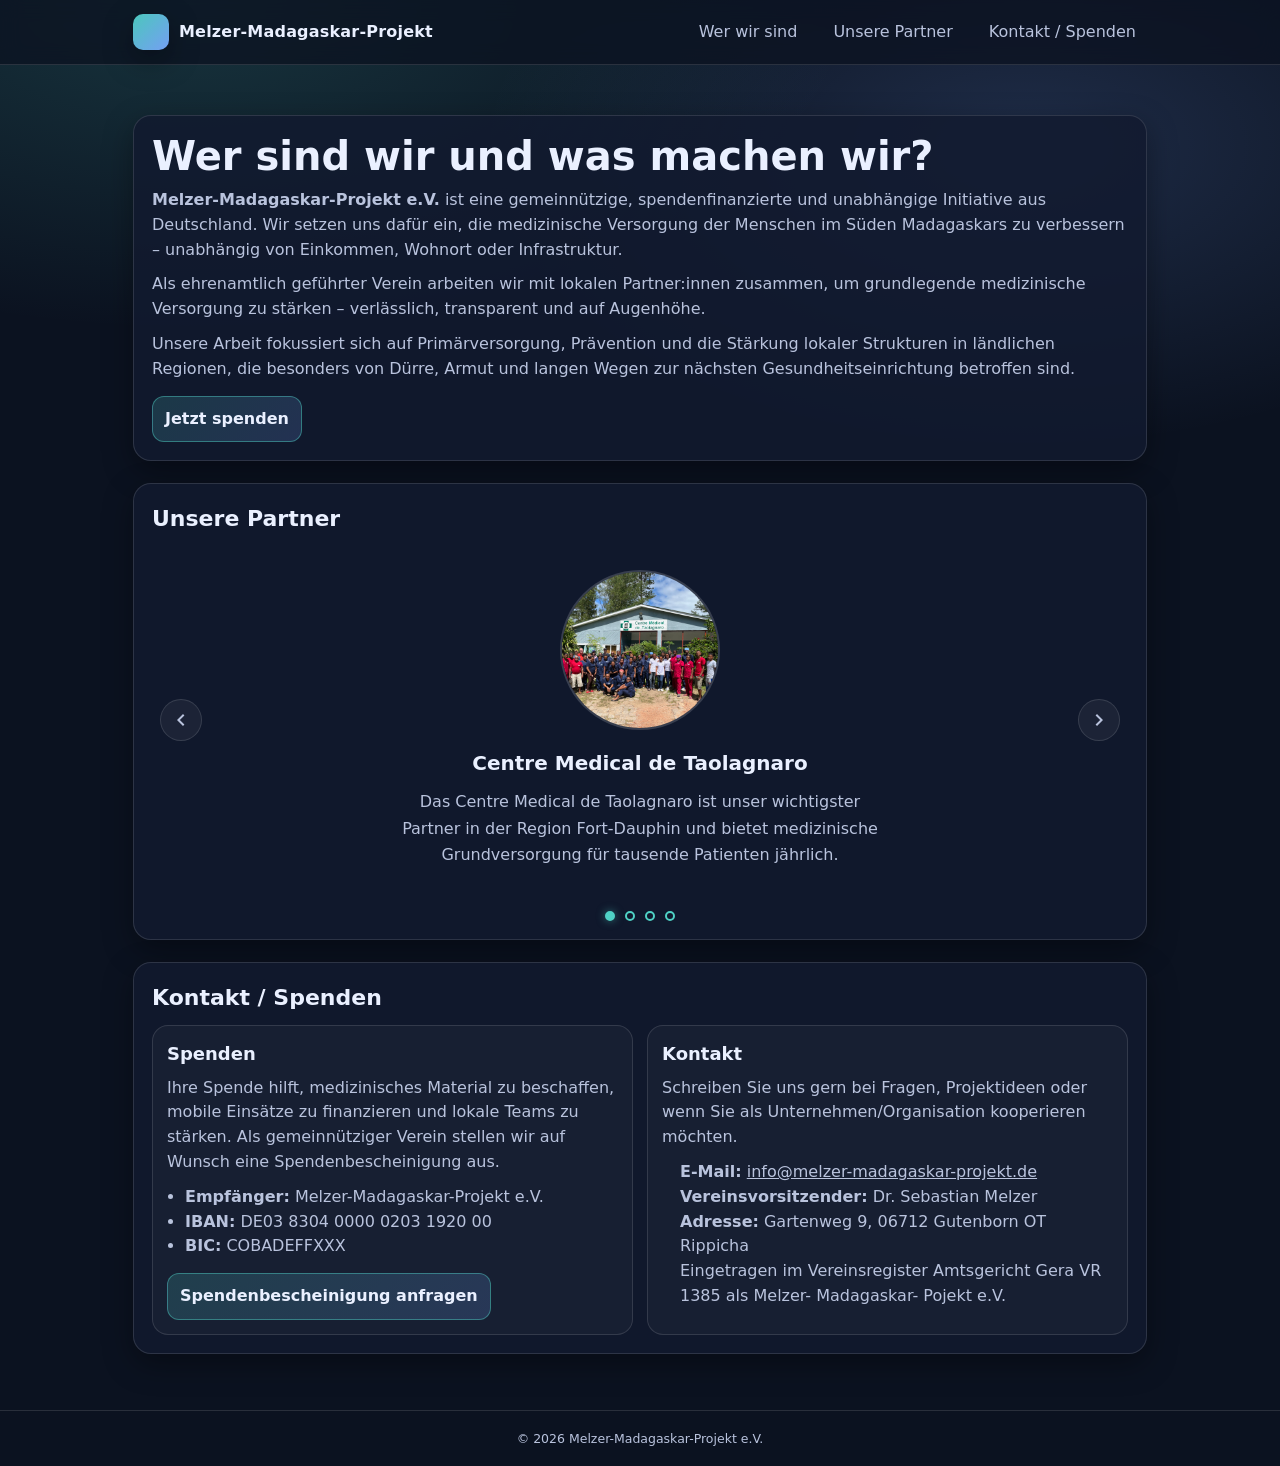
<file: index.html>
<!doctype html>
<html lang="de">
<head>
  <meta charset="utf-8" />
  <meta name="viewport" content="width=device-width, initial-scale=1" />
  <title>Melzer-Madagaskar-Projekt</title>
  <meta name="description" content="Verein zur Unterstützung der medizinischen Versorgung in Süd-Madagaskar." />
  <link rel="stylesheet" href="css/styles.css">
</head>
<body>
  <header>
    <div class="nav">
      <a class="brand" href="#top">
        <span class="logo" aria-hidden="true"></span>
        <span>Melzer-Madagaskar-Projekt</span>
      </a>
      <nav aria-label="Hauptnavigation">
        <ul>
          <li><a href="#wer-wir-sind">Wer wir sind</a></li>
          <li><a href="#partner">Unsere Partner</a></li>
          <li><a href="#kontakt-spenden">Kontakt / Spenden</a></li>
        </ul>
      </nav>
    </div>
  </header>

  <main id="top" class="container">
    <section class="panel">
	  <h1>Wer sind wir und was machen wir?</h1>
      <p>
        <strong>Melzer-Madagaskar-Projekt e.V.</strong> ist eine gemeinnützige, spendenfinanzierte und unabhängige Initiative aus Deutschland.
        Wir setzen uns dafür ein, die medizinische Versorgung der Menschen im Süden Madagaskars zu verbessern –
        unabhängig von Einkommen, Wohnort oder Infrastruktur.
      </p>
      <p>
        Als ehrenamtlich geführter Verein arbeiten wir mit lokalen Partner:innen zusammen,
        um grundlegende medizinische Versorgung zu stärken – verlässlich, transparent und auf Augenhöhe.
      </p>
      <p>
        Unsere Arbeit fokussiert sich auf Primärversorgung, Prävention und die Stärkung lokaler Strukturen
        in ländlichen Regionen, die besonders von Dürre, Armut und langen Wegen zur nächsten Gesundheitseinrichtung
        betroffen sind.
      </p>
      <div class="ctaRow">
        <a class="btn primary" href="#kontakt-spenden">Jetzt spenden</a>
      </div>
    </section>

	<section id="partner" class="panel">
	  <h2>Unsere Partner</h2>
	  
	  <div class="slideshow-container">
		<!-- Partner Slides -->
		<article class="partner-slide active" data-index="0">
		  <div class="partner-image">
			<img src="images/cmdt_group_picture_2023-scaled.jpeg" alt="Centre Medical de Taolagnaro">
		  </div>
		  <h3>Centre Medical de Taolagnaro</h3>
		  <p class="partner-description">Das Centre Medical de Taolagnaro ist unser wichtigster Partner in der Region Fort-Dauphin und bietet medizinische Grundversorgung für tausende Patienten jährlich.</p>
		</article>

		<article class="partner-slide" data-index="1">
		  <div class="partner-image">
			<img src="images/tatirano_group_picture_2023-scaled.jpeg" alt="Tatirano">
		  </div>
		  <h3>Tatirano</h3>
		  <p class="partner-description">Tatirano hat sich dem Ziel verschieben, allen Menschen in Madagaskar einen langfristigen Zugang zu sauberem Wasser zu gewährleisten.</p>
		</article>

		<article class="partner-slide" data-index="2">
		  <div class="partner-image">
			<img src="images/stluc_2004.jpg" alt="Clinique St. Luc">
		  </div>
		  <h3>Clinique St. Luc, Tuléar</h3>
		  <p class="partner-description">Die Clinique St. Luc in Tuléar ist seit 2001 unser erster Partner in Madagaskar.</p>
		</article>

		<article class="partner-slide" data-index="3">
		  <div class="partner-image">
			<img src="images/sandrine_2025.jpg" alt="Hebammenpraxis Sandrine">
		  </div>
		  <h3>Hebammenpraxis Sandrine</h3>
		  <p class="partner-description">Die Hebammenpraxis Sandrine in Tuléar unterstützt werdende Mütter mit professioneller Betreuung vor, während und nach der Geburt.</p>
		</article>

		<!-- Navigation Arrows -->
		<button class="slide-nav prev" aria-label="Vorheriger Partner">
		  <svg viewBox="0 0 24 24" width="24" height="24">
			<path fill="currentColor" d="M15.41 7.41L14 6l-6 6 6 6 1.41-1.41L10.83 12z"/>
		  </svg>
		</button>
		<button class="slide-nav next" aria-label="Nächster Partner">
		  <svg viewBox="0 0 24 24" width="24" height="24">
			<path fill="currentColor" d="M8.59 16.59L10 18l6-6-6-6-1.41 1.41L13.17 12z"/>
		  </svg>
		</button>
	  </div>

	  <!-- Dot Navigation -->
	  <div class="slide-dots" role="tablist" aria-label="Partner Navigation">
		<button class="dot active" data-index="0" role="tab" aria-selected="true" aria-label="Partner 1 von 4"></button>
		<button class="dot" data-index="1" role="tab" aria-selected="false" aria-label="Partner 2 von 4"></button>
		<button class="dot" data-index="2" role="tab" aria-selected="false" aria-label="Partner 3 von 4"></button>
		<button class="dot" data-index="3" role="tab" aria-selected="false" aria-label="Partner 4 von 4"></button>
	  </div>
	</section>

    <section id="kontakt-spenden" class="panel">
      <h2>Kontakt / Spenden</h2>
      <div class="contact">
        <div class="card">
          <h3>Spenden</h3>
          <p>
            Ihre Spende hilft, medizinisches Material zu beschaffen, mobile Einsätze zu finanzieren und lokale Teams zu stärken.
            Als gemeinnütziger Verein stellen wir auf Wunsch eine Spendenbescheinigung aus.
          </p>
          <ul class="list">
            <li><strong>Empfänger:</strong> Melzer-Madagaskar-Projekt e.V.</li>
            <li><strong>IBAN:</strong> DE03 8304 0000 0203 1920 00</li>
            <li><strong>BIC:</strong> COBADEFFXXX</li>
          </ul>
          <div class="ctaRow">
            <a class="btn primary" href="mailto:info@melzer-madagaskar-projekt.de?subject=Spendenbescheinigung%20anfragen">Spendenbescheinigung anfragen</a>
          </div>
        </div>
        <div class="card">
          <h3>Kontakt</h3>
          <p>
            Schreiben Sie uns gern bei Fragen, Projektideen oder wenn Sie als Unternehmen/Organisation kooperieren möchten.
          </p>
		  <ul class="list" />
		  <p><strong>E‑Mail:</strong> <a href="mailto:info@melzer-madagaskar-projekt.de">info@melzer-madagaskar-projekt.de</a></p>
		  <p><strong>Vereinsvorsitzender:</strong> Dr. Sebastian Melzer</p>
		  <p><strong>Adresse:</strong> Gartenweg 9, 06712 Gutenborn OT Rippicha</p>
		  <p>Eingetragen im Vereinsregister Amtsgericht Gera VR 1385 als Melzer- Madagaskar- Pojekt e.V.</p>
        </div>
      </div>
    </section>
  </main>

  <footer>
    <div class="small">
      © <span id="year"></span> Melzer-Madagaskar-Projekt e.V.
    </div>
  </footer>

  <script>
    document.getElementById("year").textContent = new Date().getFullYear();
  </script>
  
  <script src="js/slideshow.js"></script>
</body>
</html>
</file>
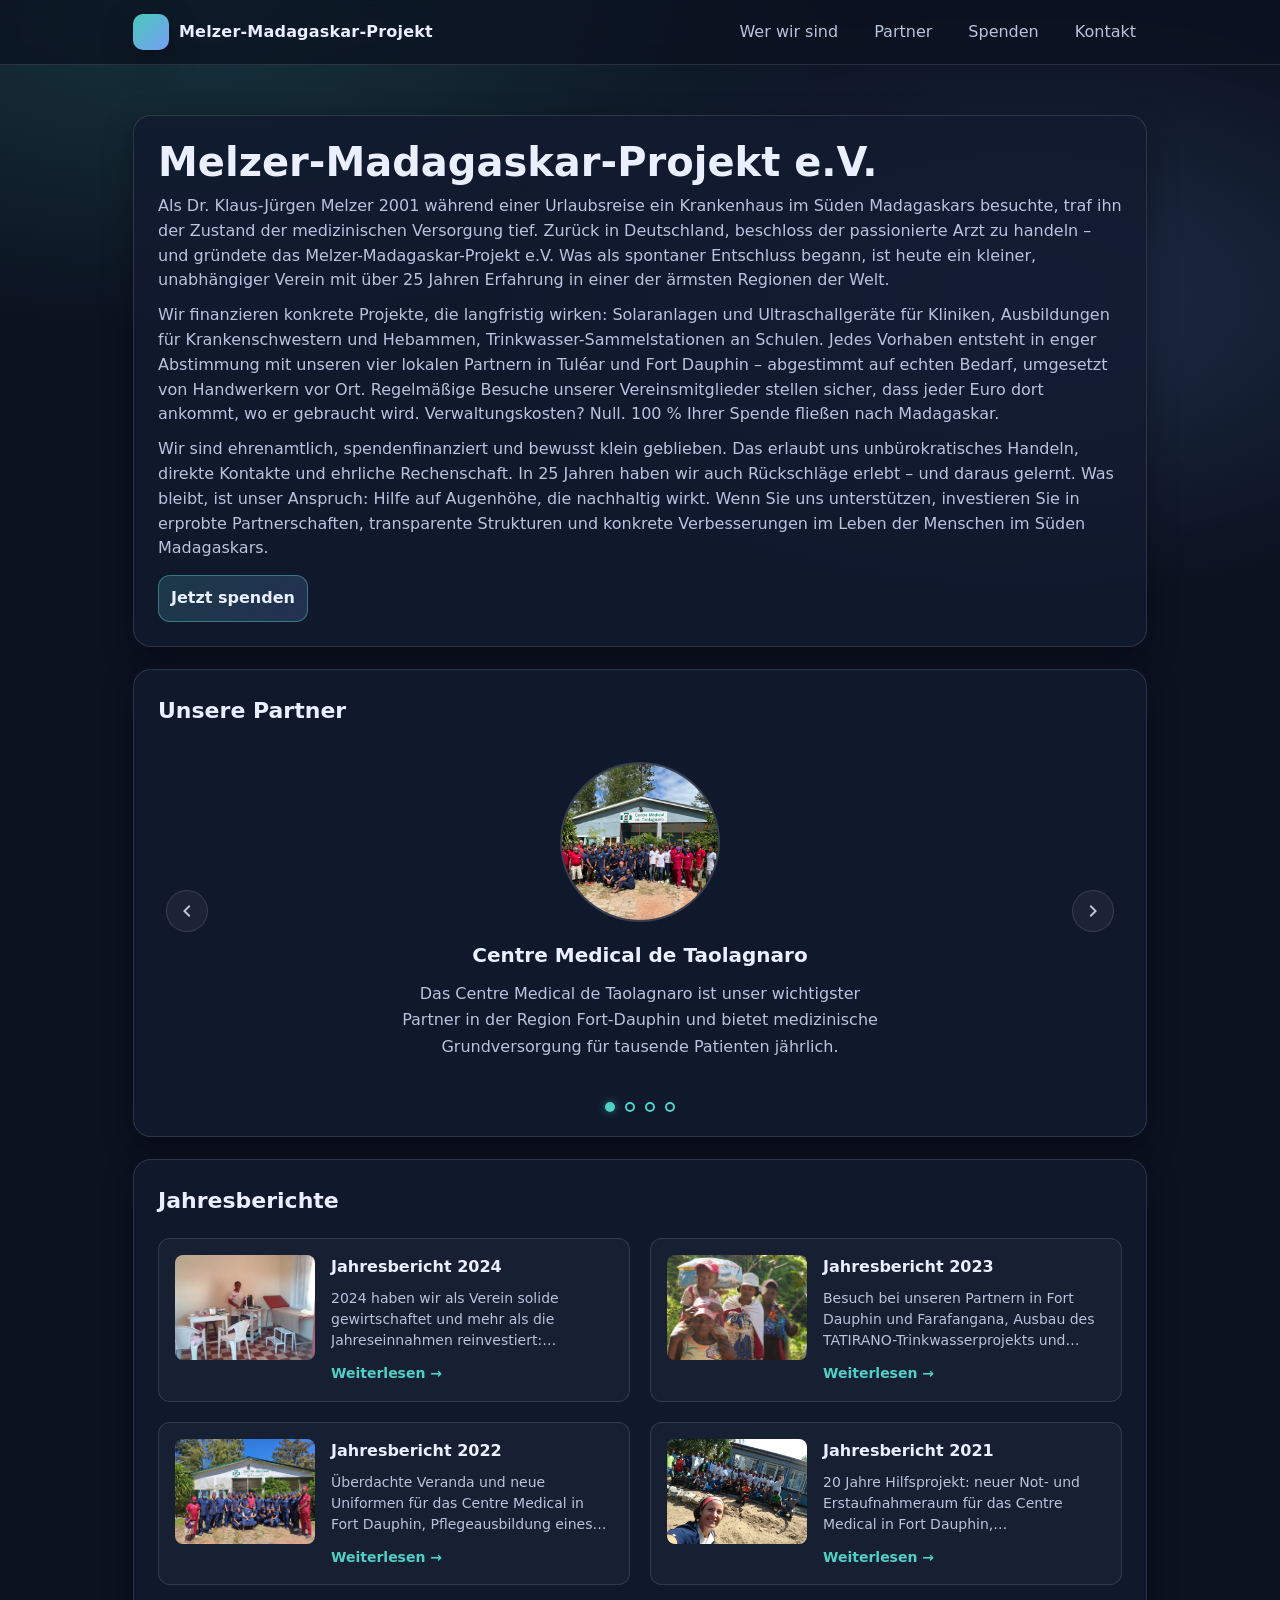
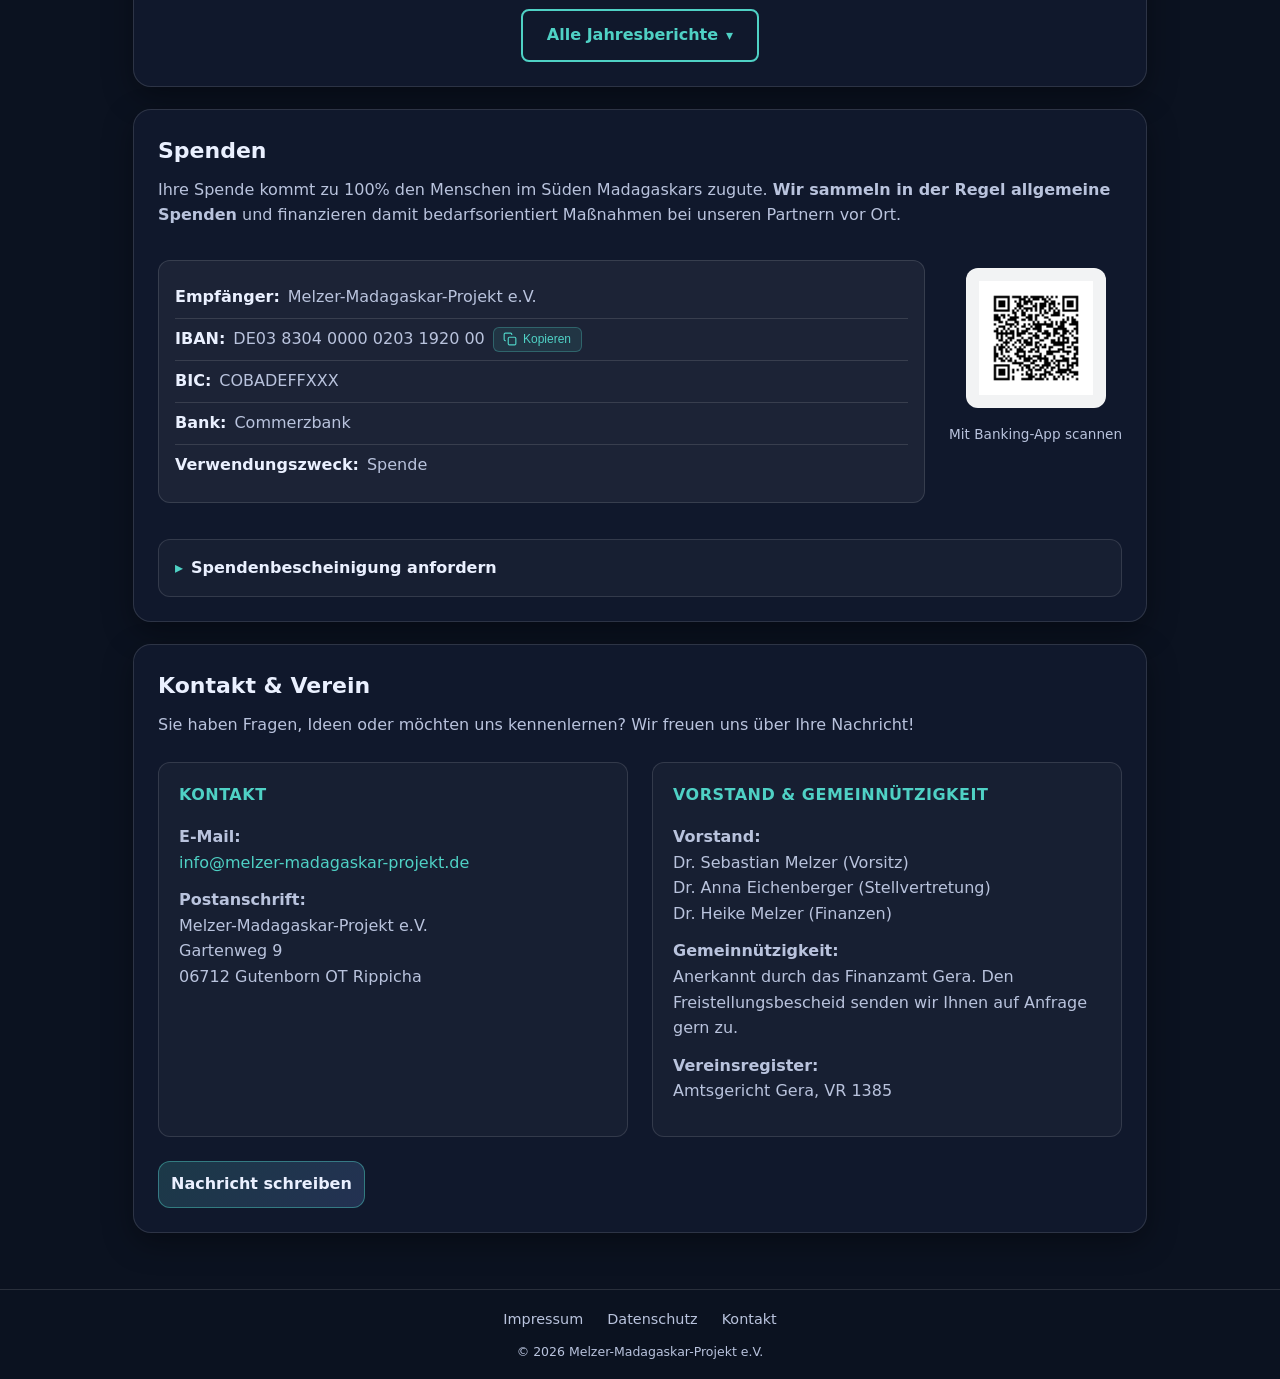
<file: docs/index.html>
<!doctype html>
<html lang="de">
<head>
  <meta charset="utf-8" />
  <meta http-equiv="Content-Security-Policy" content="default-src 'self'; script-src 'self'; style-src 'self'; img-src 'self' data:; font-src 'self'; connect-src 'self'; frame-ancestors 'none'; form-action 'self' mailto:; base-uri 'self';">
  <meta name="viewport" content="width=device-width, initial-scale=1" />
  <title>Melzer-Madagaskar-Projekt</title>
  <meta name="description" content="Verein zur Unterstützung der medizinischen Versorgung in Süd-Madagaskar." />
  <link rel="stylesheet" href="css/styles.css">
</head>
<body>

  <header class="site-header">
    <div class="nav">
      <a class="brand" href="#">
        <span class="logo" aria-hidden="true"></span>
        <span>Melzer-Madagaskar-Projekt</span>
      </a>
      <nav aria-label="Hauptnavigation">
        <ul>
          <li><a href="#">Wer wir sind</a></li>
          <li><a href="#partner">Partner</a></li>
          <li><a href="#spenden">Spenden</a></li>
          <li><a href="#kontakt">Kontakt</a></li>
        </ul>
      </nav>
    </div>
  </header>

  <main class="container">

    <!-- WER WIR SIND -->
    <section class="panel">
      <h1>Melzer-Madagaskar-Projekt e.V.</h1>
      <p>
        Als Dr. Klaus-Jürgen Melzer 2001 während einer Urlaubsreise ein Krankenhaus im Süden Madagaskars besuchte, 
		traf ihn der Zustand der medizinischen Versorgung tief. Zurück in Deutschland, beschloss der passionierte Arzt zu handeln – 
		und gründete das Melzer-Madagaskar-Projekt e.V. Was als spontaner Entschluss begann, ist heute ein kleiner, unabhängiger 
		Verein mit über 25 Jahren Erfahrung in einer der ärmsten Regionen der Welt.
      </p>
      <p>
	    Wir finanzieren konkrete Projekte, die langfristig wirken: Solaranlagen und Ultraschallgeräte für Kliniken, 
		Ausbildungen für Krankenschwestern und Hebammen, Trinkwasser-Sammelstationen an Schulen. Jedes Vorhaben entsteht in enger 
		Abstimmung mit unseren vier lokalen Partnern in Tuléar und Fort Dauphin – abgestimmt auf echten Bedarf, umgesetzt von Handwerkern 
		vor Ort. Regelmäßige Besuche unserer Vereinsmitglieder stellen sicher, dass jeder Euro dort ankommt, wo er gebraucht wird. 
		Verwaltungskosten? Null. 100 % Ihrer Spende fließen nach Madagaskar.
      </p>
      <p>
	    Wir sind ehrenamtlich, spendenfinanziert und bewusst klein geblieben. Das erlaubt uns unbürokratisches Handeln, direkte Kontakte 
		und ehrliche Rechenschaft. In 25 Jahren haben wir auch Rückschläge erlebt – und daraus gelernt. Was bleibt, ist unser Anspruch: 
		Hilfe auf Augenhöhe, die nachhaltig wirkt. Wenn Sie uns unterstützen, investieren Sie in erprobte Partnerschaften, transparente 
		Strukturen und konkrete Verbesserungen im Leben der Menschen im Süden Madagaskars.
      </p>
      <div class="ctaRow">
        <a class="btn primary" href="#spenden">Jetzt spenden</a>
      </div>
    </section>

    <!-- PARTNER -->
    <section id="partner" class="panel">
      <h2>Unsere Partner</h2>
      
      <div class="slideshow-container">
        <!-- Partner Slides -->
        <article class="partner-slide active" data-index="0">
          <div class="partner-image">
            <img src="images/cmdt_group_picture_2023-scaled.jpeg" alt="Centre Medical de Taolagnaro">
          </div>
          <h3>Centre Medical de Taolagnaro</h3>
          <p class="partner-description">Das Centre Medical de Taolagnaro ist unser wichtigster Partner in der Region Fort-Dauphin und bietet medizinische Grundversorgung für tausende Patienten jährlich.</p>
        </article>

        <article class="partner-slide" data-index="1">
          <div class="partner-image">
            <img src="images/tatirano_group_picture_2023-scaled.jpeg" alt="Tatirano">
          </div>
          <h3>Tatirano</h3>
          <p class="partner-description">Tatirano hat sich dem Ziel verschrieben, allen Menschen in Madagaskar einen langfristigen Zugang zu sauberem Wasser zu gewährleisten.</p>
        </article>

        <article class="partner-slide" data-index="2">
          <div class="partner-image">
            <img src="images/stluc_2004.jpg" alt="Clinique St. Luc">
          </div>
          <h3>Clinique St. Luc, Tuléar</h3>
          <p class="partner-description">Die Clinique St. Luc in Tuléar ist seit 2001 unser erster Partner in Madagaskar.</p>
        </article>

        <article class="partner-slide" data-index="3">
          <div class="partner-image">
            <img src="images/sandrine_2025.jpg" alt="Hebammenpraxis Sandrine">
          </div>
          <h3>Hebammenpraxis Sandrine</h3>
          <p class="partner-description">Die Hebammenpraxis Sandrine in Tuléar unterstützt werdende Mütter mit professioneller Betreuung vor, während und nach der Geburt.</p>
        </article>

        <!-- Navigation Arrows -->
        <button class="slide-nav prev" aria-label="Vorheriger Partner">
          <svg viewBox="0 0 24 24" width="24" height="24">
            <path fill="currentColor" d="M15.41 7.41L14 6l-6 6 6 6 1.41-1.41L10.83 12z"/>
          </svg>
        </button>
        <button class="slide-nav next" aria-label="Nächster Partner">
          <svg viewBox="0 0 24 24" width="24" height="24">
            <path fill="currentColor" d="M8.59 16.59L10 18l6-6-6-6-1.41 1.41L13.17 12z"/>
          </svg>
        </button>
      </div>

      <!-- Dot Navigation -->
      <div class="slide-dots" role="tablist" aria-label="Partner Navigation">
        <button class="dot active" data-index="0" role="tab" aria-selected="true" aria-label="Partner 1 von 4"></button>
        <button class="dot" data-index="1" role="tab" aria-selected="false" aria-label="Partner 2 von 4"></button>
        <button class="dot" data-index="2" role="tab" aria-selected="false" aria-label="Partner 3 von 4"></button>
        <button class="dot" data-index="3" role="tab" aria-selected="false" aria-label="Partner 4 von 4"></button>
      </div>
    </section>
	
	<!-- JAHRESBERICHTE -->
	<section id="jahresberichte" class="panel">
	  <h2>Jahresberichte</h2>
	  
	  <div class="jahresberichte-grid">
		<!-- Immer sichtbar: 4 neueste -->
		<article class="jahresbericht-card">
		  <a href="jahresberichte/2024.html" class="jahresbericht-link">
			<div class="jahresbericht-image">
			  <img src="images/jahresberichte/2024-teaser.jpg" 
				   alt="Innenraum der Hebammenpraxis von Sandrine Raveloasarioa in Tuléar" 
				   loading="lazy">
			</div>
			<div class="jahresbericht-content">
			  <h3>Jahresbericht 2024</h3>
			  <p>2024 haben wir als Verein solide gewirtschaftet und mehr als die Jahreseinnahmen reinvestiert: Defibrillator für Fort Dauphin, Ausbau der Hebammenpraxis...</p>
			  <span class="jahresbericht-cta">Weiterlesen →</span>
			</div>
		  </a>
		</article>

		<article class="jahresbericht-card">
		  <a href="jahresberichte/2023.html" class="jahresbericht-link">
			<div class="jahresbericht-image">
			  <img src="images/jahresberichte/2023-teaser.jpg" 
				   alt="Madagassische Familie unterwegs"
				   loading="lazy">
			</div>
			<div class="jahresbericht-content">
			  <h3>Jahresbericht 2023</h3>
			  <p>Besuch bei unseren Partnern in Fort Dauphin und Farafangana, Ausbau des TATIRANO-Trinkwasserprojekts und Gründung einer Hebammenpraxis in Tuléar...</p>
			  <span class="jahresbericht-cta">Weiterlesen →</span>
			</div>
		  </a>
		</article>

		<article class="jahresbericht-card initial-hidden-mobile">
		  <a href="jahresberichte/2022.html" class="jahresbericht-link">
			<div class="jahresbericht-image">
			  <img src="images/jahresberichte/2022-teaser.jpg" 
				   alt="Das Team des Centre Médical de Taolagnaro in neuen Uniformen" 
				   loading="lazy">
			</div>
			<div class="jahresbericht-content">
			  <h3>Jahresbericht 2022</h3>
			  <p>Überdachte Veranda und neue Uniformen für das Centre Medical in Fort Dauphin, Pflegeausbildung eines Mitarbeiters und Trinkwasser für 749 Schulkinder in Manambaro...</p>
			  <span class="jahresbericht-cta">Weiterlesen →</span>
			</div>
		  </a>
		</article>

		<article class="jahresbericht-card initial-hidden-mobile">
		  <a href="jahresberichte/2021.html" class="jahresbericht-link">
			<div class="jahresbericht-image">
			  <img src="images/jahresberichte/2021-teaser.jpg" 
				   alt="Dr. Jane Olivier mit Klinikteam und Handwerkern vor dem neuen Not- und Erstaufnahmeraum" 
				   loading="lazy">
			</div>
			<div class="jahresbericht-content">
			  <h3>Jahresbericht 2021</h3>
			  <p>20 Jahre Hilfsprojekt: neuer Not- und Erstaufnahmeraum für das Centre Medical in Fort Dauphin, Sauerstoffgeräte und Trinkwasser für über 2.100 Schüler der Befalafa-Grundschule...</p>
			  <span class="jahresbericht-cta">Weiterlesen →</span>
			</div>
		  </a>
		</article>
	  </div>

	  <!-- Ältere Berichte: ausklappbar mit <details> -->
	  <details class="jahresberichte-details">
		<summary>Alle Jahresberichte</summary>
		
		<div class="jahresberichte-grid">
		  <article class="jahresbericht-card">
			<a href="jahresberichte/2020.html" class="jahresbericht-link">
			  <div class="jahresbericht-image">
				<img src="images/jahresberichte/2020-teaser.jpg" 
					 alt="" 
					 loading="lazy">
			  </div>
			  <div class="jahresbericht-content">
				<h3>Jahresbericht 2020</h3>
				<p>Das erste Corona-Jahr stellte auch uns vor unerwartete Herausforderungen...</p>
				<span class="jahresbericht-cta">Weiterlesen →</span>
			  </div>
			</a>
		  </article>

		  <article class="jahresbericht-card">
			<a href="jahresberichte/2019.html" class="jahresbericht-link">
			  <div class="jahresbericht-image">
				<img src="images/jahresberichte/2019-teaser.jpg" 
					 alt="" 
					 loading="lazy">
			  </div>
			  <div class="jahresbericht-content">
				<h3>Jahresbericht 2019</h3>
				<p>2019 brachte den Ausbau unserer Zusammenarbeit mit dem Centre Medical...</p>
				<span class="jahresbericht-cta">Weiterlesen →</span>
			  </div>
			</a>
		  </article>

		  <article class="jahresbericht-card">
			<a href="jahresberichte/2018.html" class="jahresbericht-link">
			  <div class="jahresbericht-image">
				<img src="images/jahresberichte/2018-teaser.jpg" 
					 alt="" 
					 loading="lazy">
			  </div>
			  <div class="jahresbericht-content">
				<h3>Jahresbericht 2018</h3>
				<p>Im Jahr 2018 stand die Ausbildungsförderung im Mittelpunkt unserer Arbeit...</p>
				<span class="jahresbericht-cta">Weiterlesen →</span>
			  </div>
			</a>
		  </article>

		  <article class="jahresbericht-card">
			<a href="jahresberichte/2017.html" class="jahresbericht-link">
			  <div class="jahresbericht-image">
				<img src="images/jahresberichte/2017-teaser.jpg" 
					 alt="" 
					 loading="lazy">
			  </div>
			  <div class="jahresbericht-content">
				<h3>Jahresbericht 2017</h3>
				<p>2017 markierte einen wichtigen Meilenstein in der Trinkwasserversorgung...</p>
				<span class="jahresbericht-cta">Weiterlesen →</span>
			  </div>
			</a>
		  </article>

		  <article class="jahresbericht-card">
			<a href="jahresberichte/2016.html" class="jahresbericht-link">
			  <div class="jahresbericht-image">
				<img src="images/jahresberichte/2016-teaser.jpg" 
					 alt="" 
					 loading="lazy">
			  </div>
			  <div class="jahresbericht-content">
				<h3>Jahresbericht 2016</h3>
				<p>Mit dem 15-jährigen Jubiläum blickten wir auf eine bewegte Geschichte zurück...</p>
				<span class="jahresbericht-cta">Weiterlesen →</span>
			  </div>
			</a>
		  </article>

		  <article class="jahresbericht-card">
			<a href="jahresberichte/2015.html" class="jahresbericht-link">
			  <div class="jahresbericht-image">
				<img src="images/jahresberichte/2015-teaser.jpg" 
					 alt="" 
					 loading="lazy">
			  </div>
			  <div class="jahresbericht-content">
				<h3>Jahresbericht 2015</h3>
				<p>2015 war geprägt von der Erweiterung unserer medizinischen Unterstützung...</p>
				<span class="jahresbericht-cta">Weiterlesen →</span>
			  </div>
			</a>
		  </article>

		  <article class="jahresbericht-card">
			<a href="jahresberichte/2014.html" class="jahresbericht-link">
			  <div class="jahresbericht-image">
				<img src="images/jahresberichte/2014-teaser.jpg" 
					 alt="" 
					 loading="lazy">
			  </div>
			  <div class="jahresbericht-content">
				<h3>Jahresbericht 2014</h3>
				<p>Das Jahr 2014 brachte neue Kontakte und Möglichkeiten für unsere Arbeit...</p>
				<span class="jahresbericht-cta">Weiterlesen →</span>
			  </div>
			</a>
		  </article>

		  <article class="jahresbericht-card">
			<a href="jahresberichte/2013.html" class="jahresbericht-link">
			  <div class="jahresbericht-image">
				<img src="images/jahresberichte/2013-teaser.jpg" 
					 alt="" 
					 loading="lazy">
			  </div>
			  <div class="jahresbericht-content">
				<h3>Jahresbericht 2013</h3>
				<p>2013 begann mit politischen Unruhen in Madagaskar, doch unsere Partner...</p>
				<span class="jahresbericht-cta">Weiterlesen →</span>
			  </div>
			</a>
		  </article>
		</div>
	  </details>
	</section>

    <!-- SPENDEN -->
    <section id="spenden" class="panel">
      <h2>Spenden</h2>
      <p>
        Ihre Spende kommt zu 100% den Menschen im Süden Madagaskars zugute.
        <strong>Wir sammeln in der Regel allgemeine Spenden</strong> und finanzieren damit bedarfsorientiert Maßnahmen bei unseren Partnern vor Ort.
      </p>
      
      <div class="spenden-grid">
        <div class="bank-details">
          <ul class="list">
            <li><strong>Empfänger:</strong> Melzer-Madagaskar-Projekt e.V.</li>
            <li>
              <strong>IBAN:</strong> 
              <span id="iban">DE03 8304 0000 0203 1920 00</span>
              <button type="button" class="copy-btn" data-copy="DE03830400000203192000" aria-label="IBAN kopieren">
                <svg width="16" height="16" viewBox="0 0 24 24" fill="none" stroke="currentColor" stroke-width="2">
                  <rect x="9" y="9" width="13" height="13" rx="2" ry="2"></rect>
                  <path d="M5 15H4a2 2 0 0 1-2-2V4a2 2 0 0 1 2-2h9a2 2 0 0 1 2 2v1"></path>
                </svg>
                <span class="copy-label">Kopieren</span>
              </button>
            </li>
            <li><strong>BIC:</strong> COBADEFFXXX</li>
            <li><strong>Bank:</strong> Commerzbank</li>
            <li><strong>Verwendungszweck:</strong> Spende</li>
          </ul>
        </div>
        
        <div class="qr-code">
          <img src="images/girocode.png" alt="GiroCode: QR-Code zum Scannen mit Banking-App" width="140" height="140">
          <p class="qr-hint">Mit Banking-App scannen</p>
        </div>
      </div>

      <details class="spendenbescheinigung">
        <summary><strong>Spendenbescheinigung anfordern</strong></summary>
        <p>Als gemeinnütziger Verein stellen wir Ihnen gern eine Spendenbescheinigung aus.</p>
        <p><strong>Dafür benötigen wir:</strong></p>
        <ul>
          <li>Vollständiger Name</li>
          <li>Anschrift</li>
          <li>Spendenbetrag</li>
          <li>Datum der Überweisung</li>
        </ul>
        <div class="ctaRow">
          <a class="btn primary" href="mailto:info@melzer-madagaskar-projekt.de?subject=Spendenbescheinigung%20anfordern&body=Guten%20Tag%2C%0A%0Abitte%20senden%20Sie%20mir%20eine%20Spendenbescheinigung.%0A%0AName%3A%20%0AAnschrift%3A%20%0ABetrag%3A%20%0ADatum%20der%20%C3%9Cberweisung%3A%20%0A%0AMit%20freundlichen%20Gr%C3%BC%C3%9Fen">
            Spendenbescheinigung anfragen
          </a>
        </div>
      </details>
    </section>

    <!-- KONTAKT -->
    <section id="kontakt" class="panel">
      <h2>Kontakt & Verein</h2>
      <p>
        Sie haben Fragen, Ideen oder möchten uns kennenlernen? Wir freuen uns über Ihre Nachricht!
      </p>

      <div class="kontakt-verein-grid">
        <!-- Kontaktdaten -->
        <div class="kontakt-box">
          <h3>Kontakt</h3>
          <p>
            <strong>E-Mail:</strong><br>
            <a href="mailto:info@melzer-madagaskar-projekt.de">info@melzer-madagaskar-projekt.de</a>
          </p>
          <p>
            <strong>Postanschrift:</strong><br>
            Melzer-Madagaskar-Projekt e.V.<br>
            Gartenweg 9<br>
			06712 Gutenborn OT Rippicha
          </p>
        </div>

        <!-- Vereinsdaten -->
        <div class="verein-box">
          <h3>Vorstand & Gemeinnützigkeit</h3>
          <p>
            <strong>Vorstand:</strong><br>
            Dr. Sebastian Melzer (Vorsitz)<br>
            Dr. Anna Eichenberger (Stellvertretung)<br>
            Dr. Heike Melzer (Finanzen)
          </p>
		  <p>
		    <strong>Gemeinnützigkeit:</strong><br>
		    Anerkannt durch das Finanzamt Gera. 
		    Den Freistellungsbescheid senden wir Ihnen auf Anfrage gern zu.
		  </p>
          <p>
            <strong>Vereinsregister:</strong><br>
            Amtsgericht Gera, VR 1385
          </p>
        </div>
      </div>

      <div class="ctaRow">
        <a class="btn primary" href="mailto:info@melzer-madagaskar-projekt.de">Nachricht schreiben</a>
      </div>
    </section>

  </main>

  <footer>
    <div class="footer-links">
      <a href="impressum.html">Impressum</a>
      <a href="datenschutz.html">Datenschutz</a>
      <a href="#kontakt">Kontakt</a>
    </div>
    <div class="small">
      © <span id="year"></span> Melzer-Madagaskar-Projekt e.V.
    </div>
  </footer>

  <script src="js/year.js"></script>
  <script src="js/slideshow.js"></script>
  <script src="js/clipboard.js"></script>

</body>
</html>
</file>
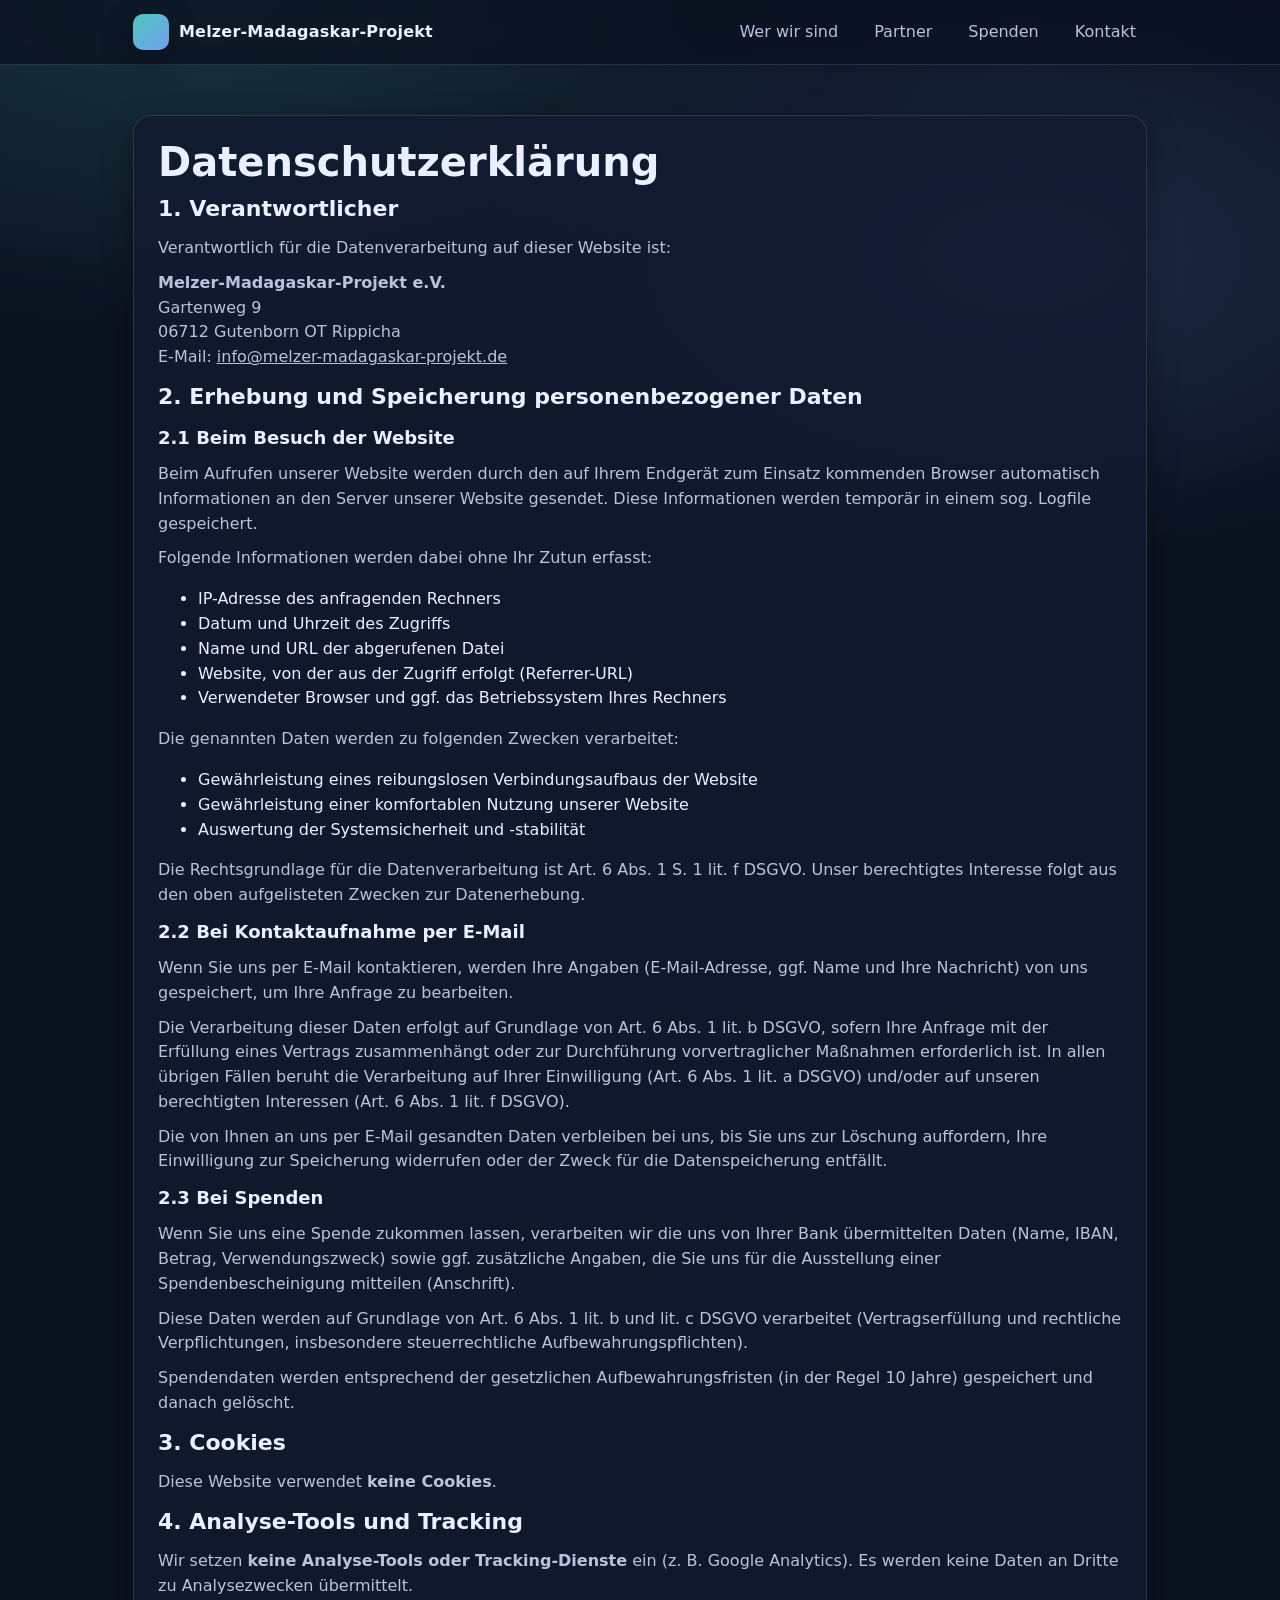
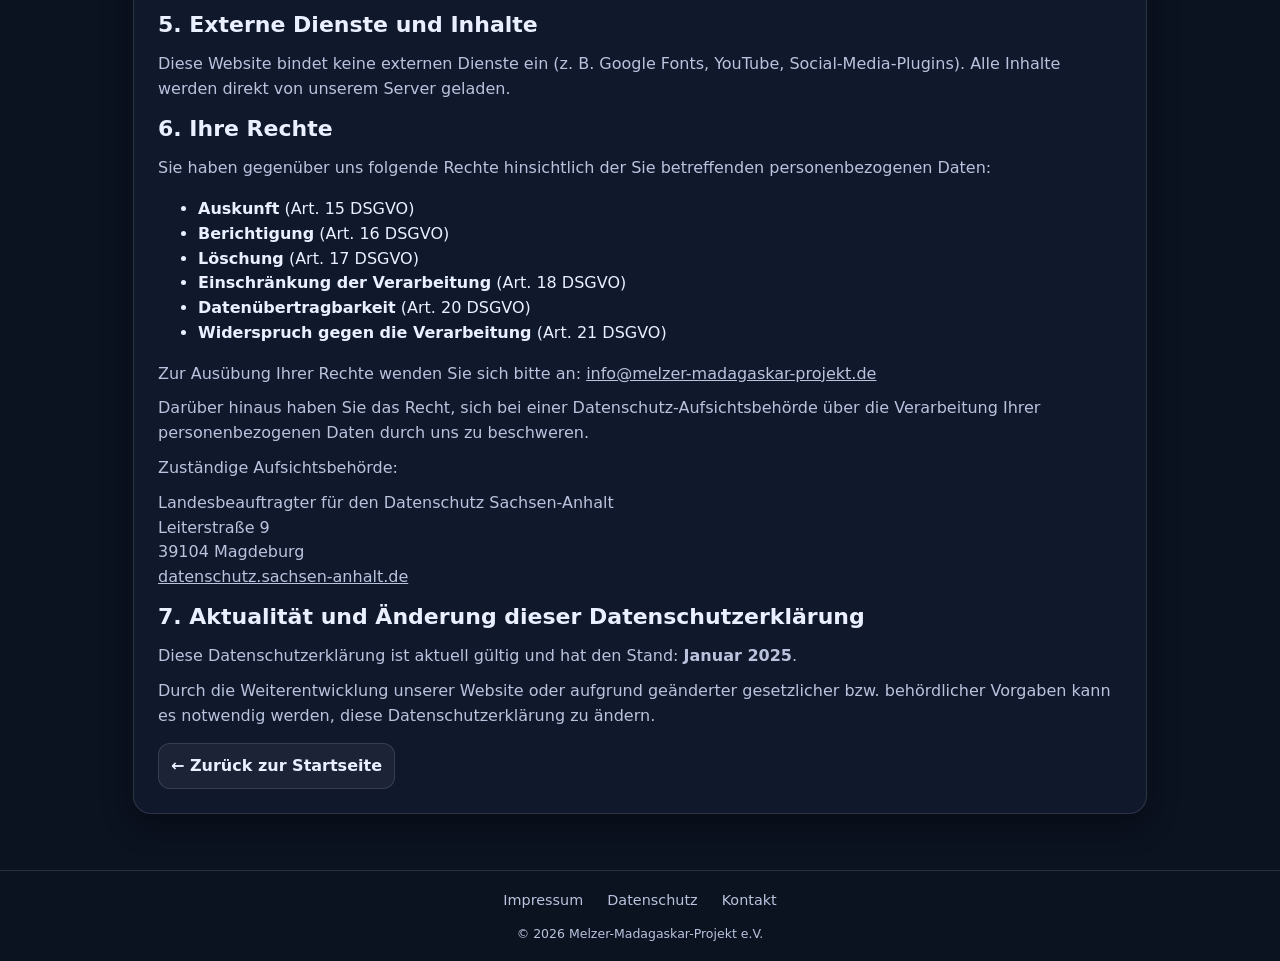
<file: docs/datenschutz.html>
<!doctype html>
<html lang="de">
<head>
  <meta charset="utf-8" />
  <meta http-equiv="Content-Security-Policy" content="default-src 'self'; script-src 'self'; style-src 'self'; img-src 'self' data:; font-src 'self'; connect-src 'self'; frame-ancestors 'none'; form-action 'self' mailto:; base-uri 'self';">
  <meta name="viewport" content="width=device-width, initial-scale=1" />
  <title>Datenschutz – Melzer-Madagaskar-Projekt</title>
  <meta name="description" content="Datenschutzerklärung des Melzer-Madagaskar-Projekt e.V." />
  <link rel="stylesheet" href="css/styles.css">
</head>
<body>

  <header class="site-header">
    <div class="nav">
      <a class="brand" href="index.html">
        <span class="logo" aria-hidden="true"></span>
        <span>Melzer-Madagaskar-Projekt</span>
      </a>
      <nav aria-label="Hauptnavigation">
        <ul>
          <li><a href="index.html">Wer wir sind</a></li>
          <li><a href="index.html#partner">Partner</a></li>
          <li><a href="index.html#spenden">Spenden</a></li>
          <li><a href="index.html#kontakt">Kontakt</a></li>
        </ul>
      </nav>
    </div>
  </header>

  <main class="container">
    <section class="panel">
      <h1>Datenschutzerklärung</h1>
      
      <h2>1. Verantwortlicher</h2>
      <p>
        Verantwortlich für die Datenverarbeitung auf dieser Website ist:
      </p>
      <p>
        <strong>Melzer-Madagaskar-Projekt e.V.</strong><br>
        Gartenweg 9<br>
        06712 Gutenborn OT Rippicha<br>
        E-Mail: <a href="mailto:info@melzer-madagaskar-projekt.de">info@melzer-madagaskar-projekt.de</a>
      </p>
      
      <h2>2. Erhebung und Speicherung personenbezogener Daten</h2>
      
      <h3>2.1 Beim Besuch der Website</h3>
      <p>
        Beim Aufrufen unserer Website werden durch den auf Ihrem Endgerät zum Einsatz kommenden Browser automatisch Informationen an den Server unserer Website gesendet. 
        Diese Informationen werden temporär in einem sog. Logfile gespeichert.
      </p>
      <p>Folgende Informationen werden dabei ohne Ihr Zutun erfasst:</p>
      <ul>
        <li>IP-Adresse des anfragenden Rechners</li>
        <li>Datum und Uhrzeit des Zugriffs</li>
        <li>Name und URL der abgerufenen Datei</li>
        <li>Website, von der aus der Zugriff erfolgt (Referrer-URL)</li>
        <li>Verwendeter Browser und ggf. das Betriebssystem Ihres Rechners</li>
      </ul>
      <p>Die genannten Daten werden zu folgenden Zwecken verarbeitet:</p>
      <ul>
        <li>Gewährleistung eines reibungslosen Verbindungsaufbaus der Website</li>
        <li>Gewährleistung einer komfortablen Nutzung unserer Website</li>
        <li>Auswertung der Systemsicherheit und -stabilität</li>
      </ul>
      <p>
        Die Rechtsgrundlage für die Datenverarbeitung ist Art. 6 Abs. 1 S. 1 lit. f DSGVO. 
        Unser berechtigtes Interesse folgt aus den oben aufgelisteten Zwecken zur Datenerhebung.
      </p>
      
      <h3>2.2 Bei Kontaktaufnahme per E-Mail</h3>
      <p>
        Wenn Sie uns per E-Mail kontaktieren, werden Ihre Angaben (E-Mail-Adresse, ggf. Name und Ihre Nachricht) von uns gespeichert, um Ihre Anfrage zu bearbeiten.
      </p>
      <p>
        Die Verarbeitung dieser Daten erfolgt auf Grundlage von Art. 6 Abs. 1 lit. b DSGVO, sofern Ihre Anfrage mit der Erfüllung eines Vertrags zusammenhängt oder zur Durchführung vorvertraglicher Maßnahmen erforderlich ist. 
        In allen übrigen Fällen beruht die Verarbeitung auf Ihrer Einwilligung (Art. 6 Abs. 1 lit. a DSGVO) und/oder auf unseren berechtigten Interessen (Art. 6 Abs. 1 lit. f DSGVO).
      </p>
      <p>
        Die von Ihnen an uns per E-Mail gesandten Daten verbleiben bei uns, bis Sie uns zur Löschung auffordern, Ihre Einwilligung zur Speicherung widerrufen oder der Zweck für die Datenspeicherung entfällt.
      </p>
      
      <h3>2.3 Bei Spenden</h3>
      <p>
        Wenn Sie uns eine Spende zukommen lassen, verarbeiten wir die uns von Ihrer Bank übermittelten Daten (Name, IBAN, Betrag, Verwendungszweck) sowie ggf. zusätzliche Angaben, die Sie uns für die Ausstellung einer Spendenbescheinigung mitteilen (Anschrift).
      </p>
      <p>
        Diese Daten werden auf Grundlage von Art. 6 Abs. 1 lit. b und lit. c DSGVO verarbeitet (Vertragserfüllung und rechtliche Verpflichtungen, insbesondere steuerrechtliche Aufbewahrungspflichten).
      </p>
      <p>
        Spendendaten werden entsprechend der gesetzlichen Aufbewahrungsfristen (in der Regel 10 Jahre) gespeichert und danach gelöscht.
      </p>
      
      <h2>3. Cookies</h2>
      <p>
        Diese Website verwendet <strong>keine Cookies</strong>.
      </p>
      
      <h2>4. Analyse-Tools und Tracking</h2>
      <p>
        Wir setzen <strong>keine Analyse-Tools oder Tracking-Dienste</strong> ein (z.&nbsp;B. Google Analytics). 
        Es werden keine Daten an Dritte zu Analysezwecken übermittelt.
      </p>
      
      <h2>5. Externe Dienste und Inhalte</h2>
      <p>
        Diese Website bindet keine externen Dienste ein (z.&nbsp;B. Google Fonts, YouTube, Social-Media-Plugins). 
        Alle Inhalte werden direkt von unserem Server geladen.
      </p>
      
      <h2>6. Ihre Rechte</h2>
      <p>Sie haben gegenüber uns folgende Rechte hinsichtlich der Sie betreffenden personenbezogenen Daten:</p>
      <ul>
        <li><strong>Auskunft</strong> (Art. 15 DSGVO)</li>
        <li><strong>Berichtigung</strong> (Art. 16 DSGVO)</li>
        <li><strong>Löschung</strong> (Art. 17 DSGVO)</li>
        <li><strong>Einschränkung der Verarbeitung</strong> (Art. 18 DSGVO)</li>
        <li><strong>Datenübertragbarkeit</strong> (Art. 20 DSGVO)</li>
        <li><strong>Widerspruch gegen die Verarbeitung</strong> (Art. 21 DSGVO)</li>
      </ul>
      <p>
        Zur Ausübung Ihrer Rechte wenden Sie sich bitte an: 
        <a href="mailto:info@melzer-madagaskar-projekt.de">info@melzer-madagaskar-projekt.de</a>
      </p>
      <p>
        Darüber hinaus haben Sie das Recht, sich bei einer Datenschutz-Aufsichtsbehörde über die Verarbeitung Ihrer personenbezogenen Daten durch uns zu beschweren.
      </p>
      <p>Zuständige Aufsichtsbehörde:</p>
      <p>
        Landesbeauftragter für den Datenschutz Sachsen-Anhalt<br>
        Leiterstraße 9<br>
        39104 Magdeburg<br>
        <a href="https://datenschutz.sachsen-anhalt.de" target="_blank" rel="noopener">datenschutz.sachsen-anhalt.de</a>
      </p>
      
      <h2>7. Aktualität und Änderung dieser Datenschutzerklärung</h2>
      <p>
        Diese Datenschutzerklärung ist aktuell gültig und hat den Stand: <strong>Januar 2025</strong>.
      </p>
      <p>
        Durch die Weiterentwicklung unserer Website oder aufgrund geänderter gesetzlicher bzw. behördlicher Vorgaben kann es notwendig werden, diese Datenschutzerklärung zu ändern.
      </p>
      
      <div class="ctaRow">
        <a class="btn" href="index.html">← Zurück zur Startseite</a>
      </div>
    </section>
  </main>

  <footer>
    <div class="footer-links">
      <a href="impressum.html">Impressum</a>
      <a href="datenschutz.html">Datenschutz</a>
	  <a href="index.html#kontakt">Kontakt</a>
    </div>
    <div class="small">
      © <span id="year"></span> Melzer-Madagaskar-Projekt e.V.
    </div>
  </footer>

  <script src="js/year.js"></script>
</body>
</html>
</file>
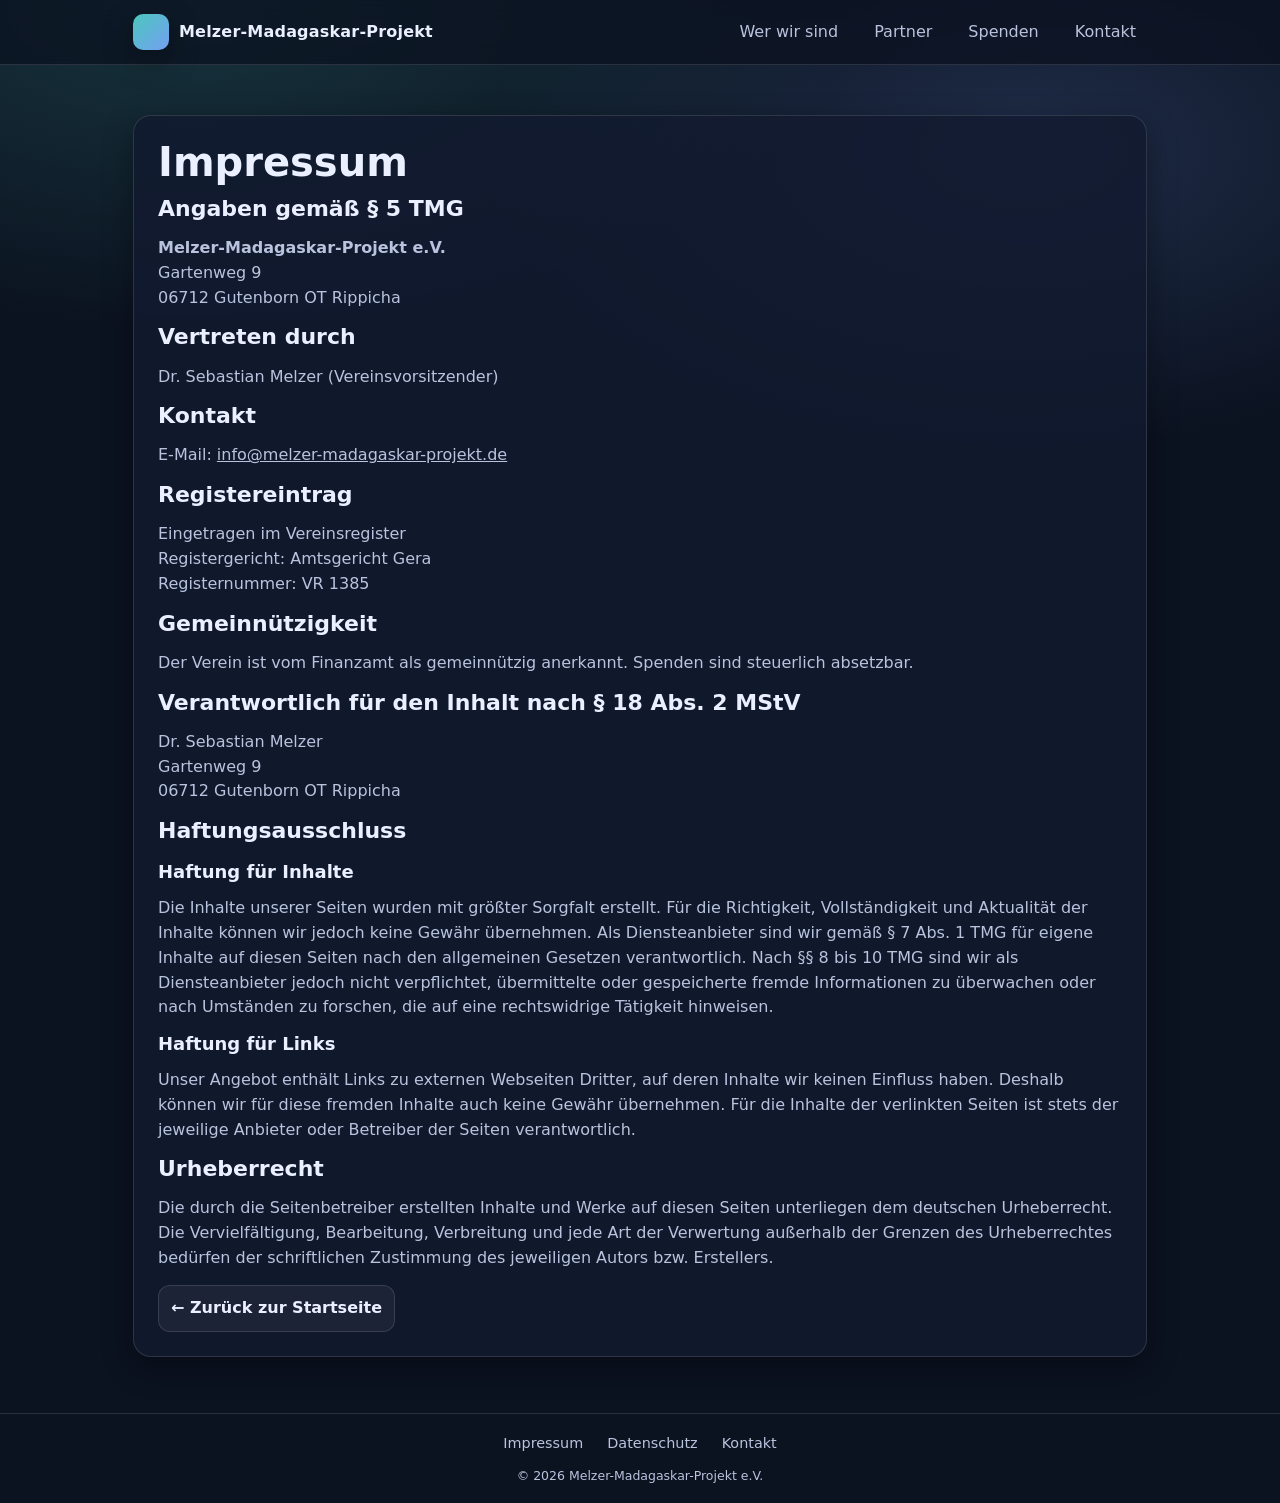
<file: docs/impressum.html>
<!doctype html>
<html lang="de">
<head>
  <meta charset="utf-8" />
  <meta http-equiv="Content-Security-Policy" content="default-src 'self'; script-src 'self'; style-src 'self'; img-src 'self' data:; font-src 'self'; connect-src 'self'; frame-ancestors 'none'; form-action 'self' mailto:; base-uri 'self';">
  <meta name="viewport" content="width=device-width, initial-scale=1" />
  <title>Impressum – Melzer-Madagaskar-Projekt</title>
  <meta name="description" content="Impressum des Melzer-Madagaskar-Projekt e.V." />
  <link rel="stylesheet" href="css/styles.css">
</head>
<body>

  <header class="site-header">
    <div class="nav">
      <a class="brand" href="index.html">
        <span class="logo" aria-hidden="true"></span>
        <span>Melzer-Madagaskar-Projekt</span>
      </a>
      <nav aria-label="Hauptnavigation">
        <ul>
          <li><a href="index.html">Wer wir sind</a></li>
          <li><a href="index.html#partner">Partner</a></li>
          <li><a href="index.html#spenden">Spenden</a></li>
          <li><a href="index.html#kontakt">Kontakt</a></li>
        </ul>
      </nav>
    </div>
  </header>

  <main class="container">
    <section class="panel">
      <h1>Impressum</h1>
      
      <h2>Angaben gemäß § 5 TMG</h2>
      <p>
        <strong>Melzer-Madagaskar-Projekt e.V.</strong><br>
        Gartenweg 9<br>
        06712 Gutenborn OT Rippicha
      </p>
      
      <h2>Vertreten durch</h2>
      <p>Dr. Sebastian Melzer (Vereinsvorsitzender)</p>
      
      <h2>Kontakt</h2>
      <p>
        E-Mail: <a href="mailto:info@melzer-madagaskar-projekt.de">info@melzer-madagaskar-projekt.de</a>
      </p>
      
      <h2>Registereintrag</h2>
      <p>
        Eingetragen im Vereinsregister<br>
        Registergericht: Amtsgericht Gera<br>
        Registernummer: VR 1385
      </p>
      
      <h2>Gemeinnützigkeit</h2>
      <p>
        Der Verein ist vom Finanzamt als gemeinnützig anerkannt. 
        Spenden sind steuerlich absetzbar.
        <!-- Optional: "Letzter Freistellungsbescheid: [Datum]" ergänzen -->
      </p>
      
      <h2>Verantwortlich für den Inhalt nach § 18 Abs. 2 MStV</h2>
      <p>
        Dr. Sebastian Melzer<br>
        Gartenweg 9<br>
        06712 Gutenborn OT Rippicha
      </p>
      
      <h2>Haftungsausschluss</h2>
      
      <h3>Haftung für Inhalte</h3>
      <p>
        Die Inhalte unserer Seiten wurden mit größter Sorgfalt erstellt. 
        Für die Richtigkeit, Vollständigkeit und Aktualität der Inhalte können wir jedoch keine Gewähr übernehmen. 
        Als Diensteanbieter sind wir gemäß § 7 Abs. 1 TMG für eigene Inhalte auf diesen Seiten nach den allgemeinen Gesetzen verantwortlich. 
        Nach §§ 8 bis 10 TMG sind wir als Diensteanbieter jedoch nicht verpflichtet, übermittelte oder gespeicherte fremde Informationen zu überwachen oder nach Umständen zu forschen, die auf eine rechtswidrige Tätigkeit hinweisen.
      </p>
      
      <h3>Haftung für Links</h3>
      <p>
        Unser Angebot enthält Links zu externen Webseiten Dritter, auf deren Inhalte wir keinen Einfluss haben. 
        Deshalb können wir für diese fremden Inhalte auch keine Gewähr übernehmen. 
        Für die Inhalte der verlinkten Seiten ist stets der jeweilige Anbieter oder Betreiber der Seiten verantwortlich.
      </p>
      
      <h2>Urheberrecht</h2>
      <p>
        Die durch die Seitenbetreiber erstellten Inhalte und Werke auf diesen Seiten unterliegen dem deutschen Urheberrecht. 
        Die Vervielfältigung, Bearbeitung, Verbreitung und jede Art der Verwertung außerhalb der Grenzen des Urheberrechtes bedürfen der schriftlichen Zustimmung des jeweiligen Autors bzw. Erstellers.
      </p>
      
      <div class="ctaRow">
        <a class="btn" href="index.html">← Zurück zur Startseite</a>
      </div>
    </section>
  </main>

  <footer>
    <div class="footer-links">
      <a href="impressum.html">Impressum</a>
      <a href="datenschutz.html">Datenschutz</a>
	  <a href="index.html#kontakt">Kontakt</a>
    </div>
    <div class="small">
      © <span id="year"></span> Melzer-Madagaskar-Projekt e.V.
    </div>
  </footer>

  <script src="js/year.js"></script>
</body>
</html>
</file>
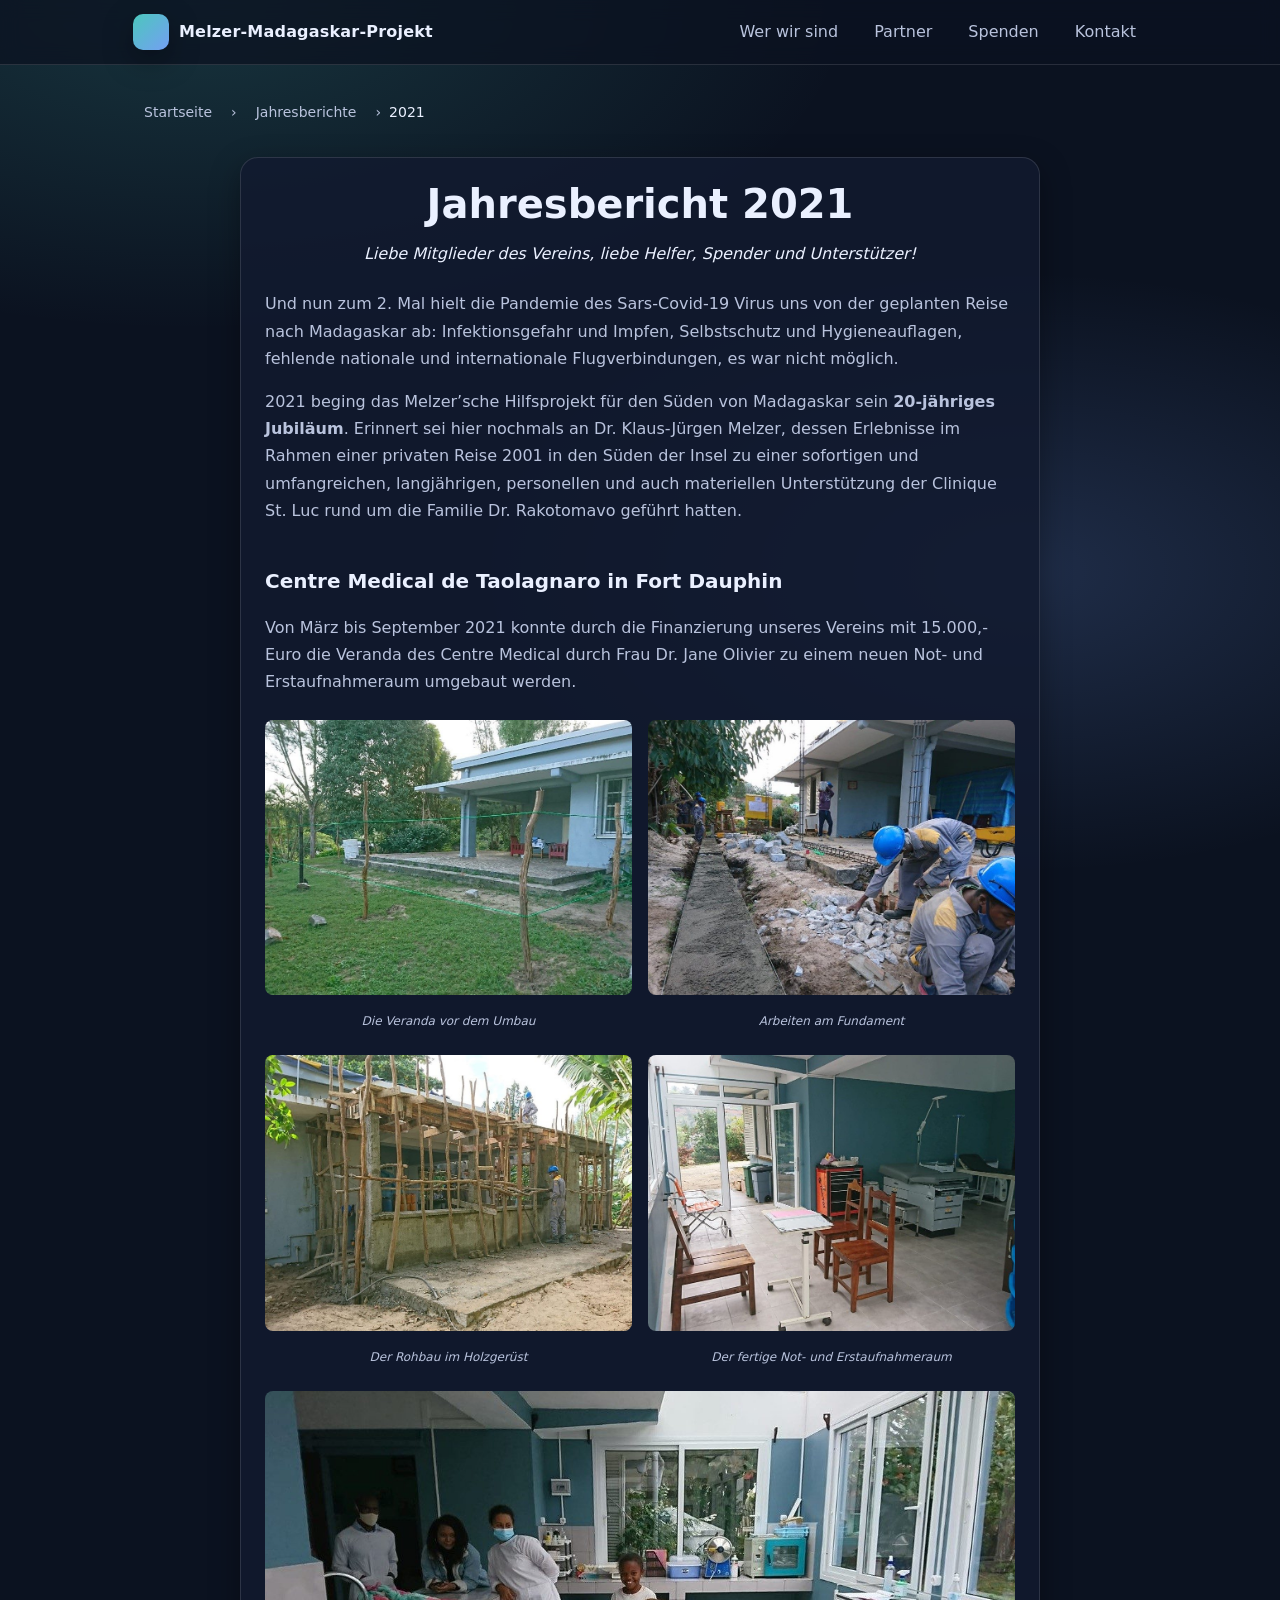
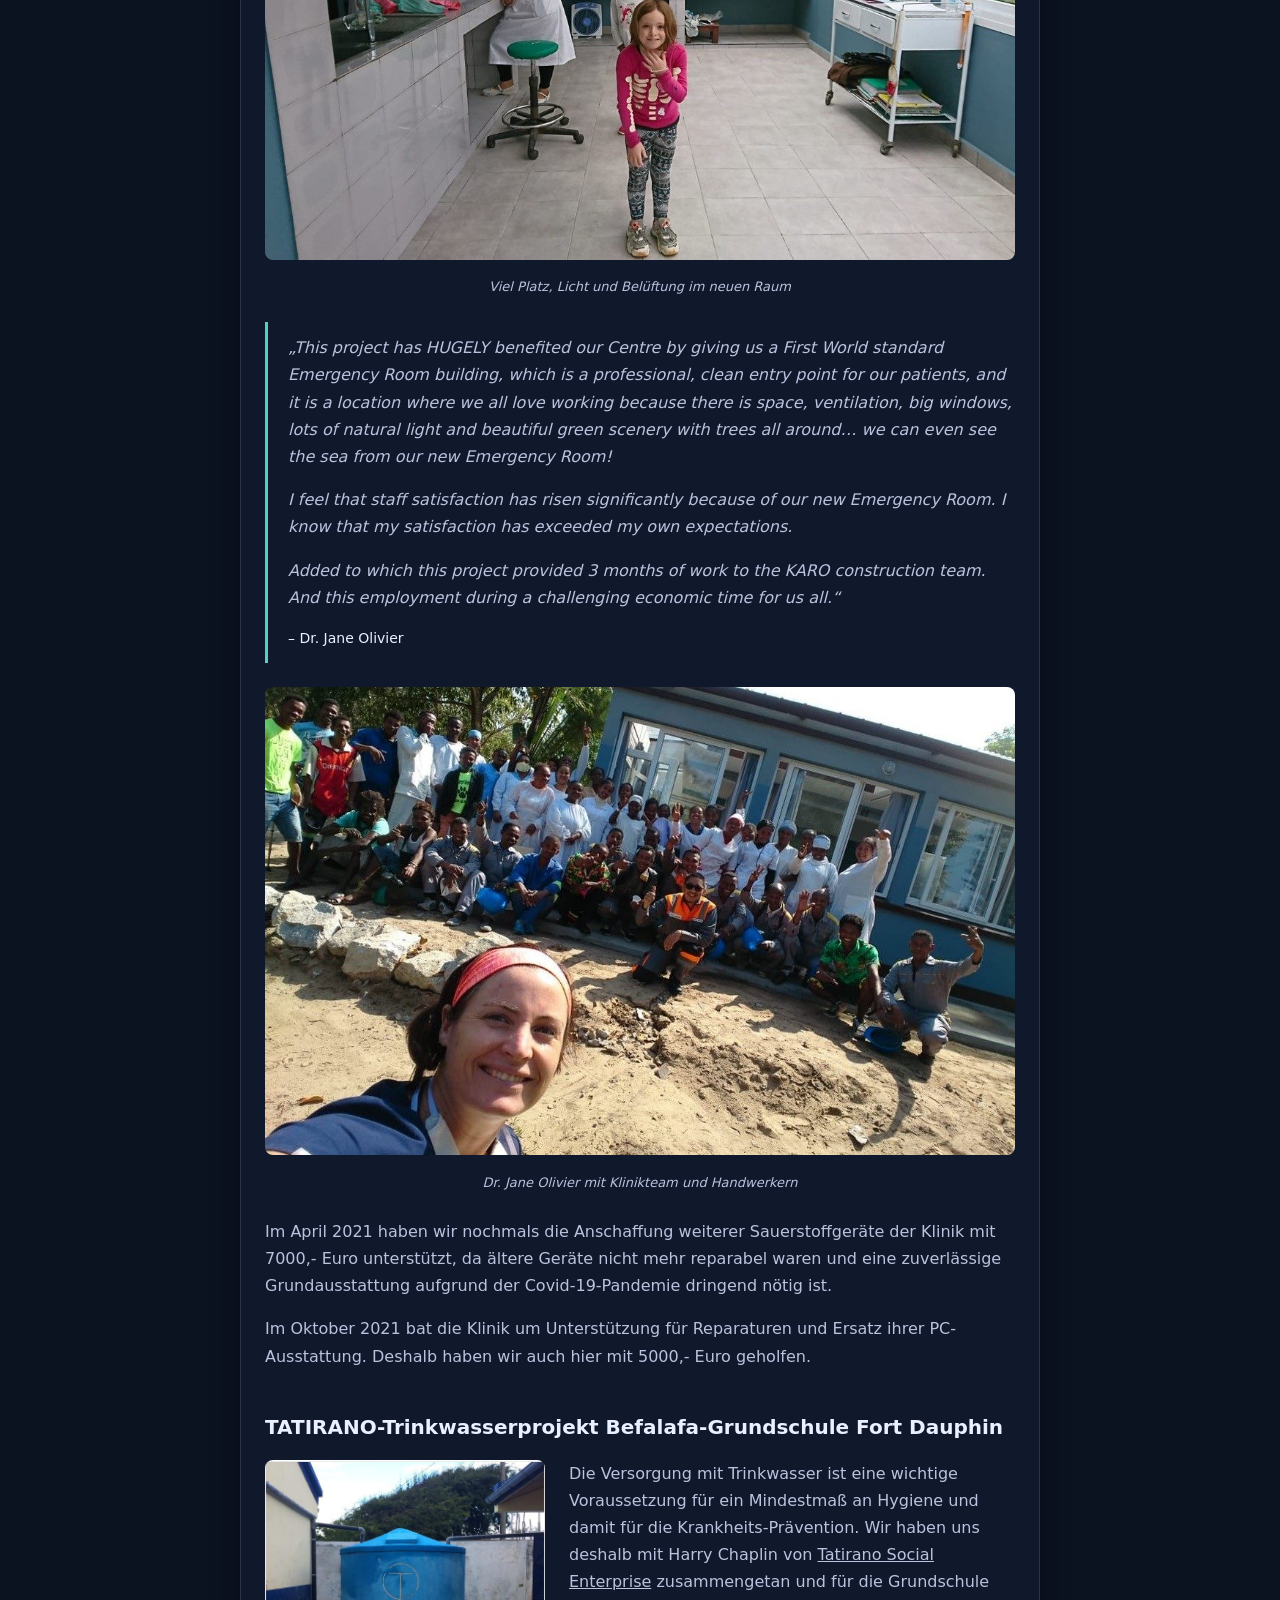
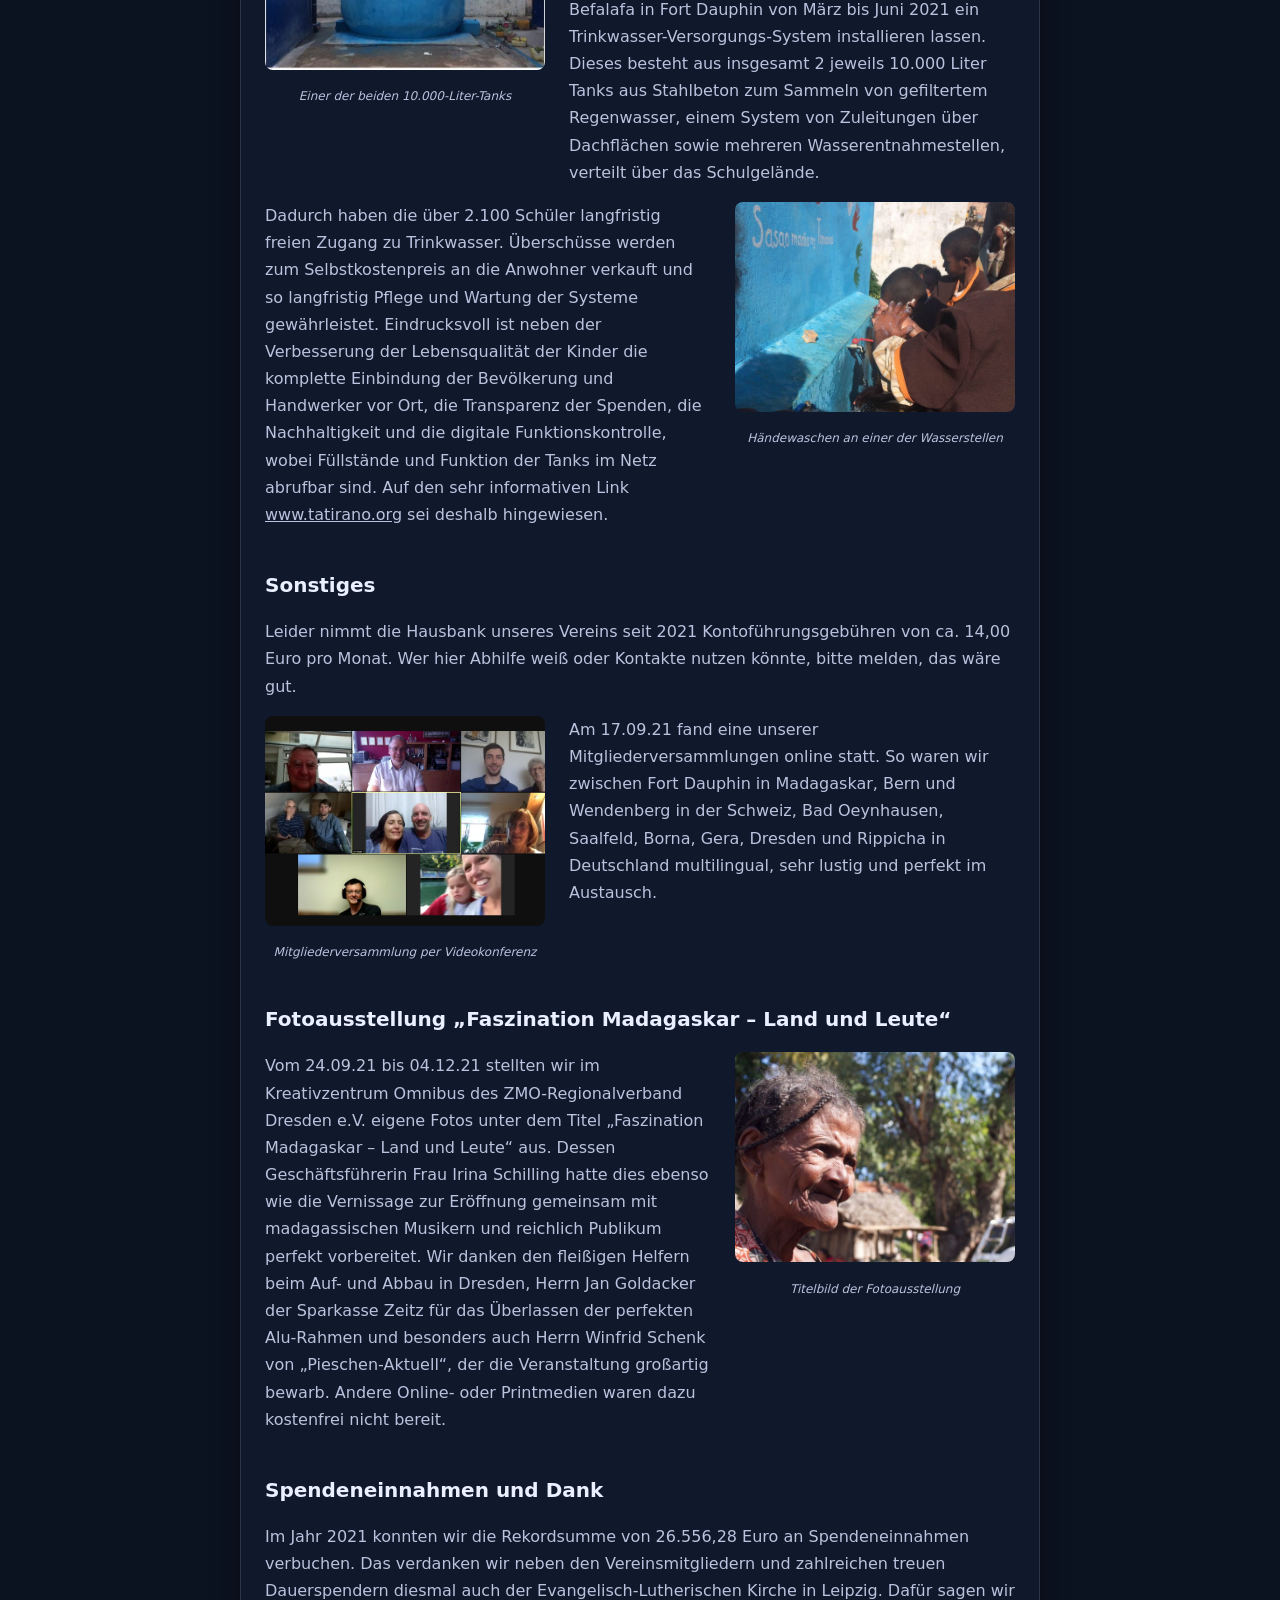
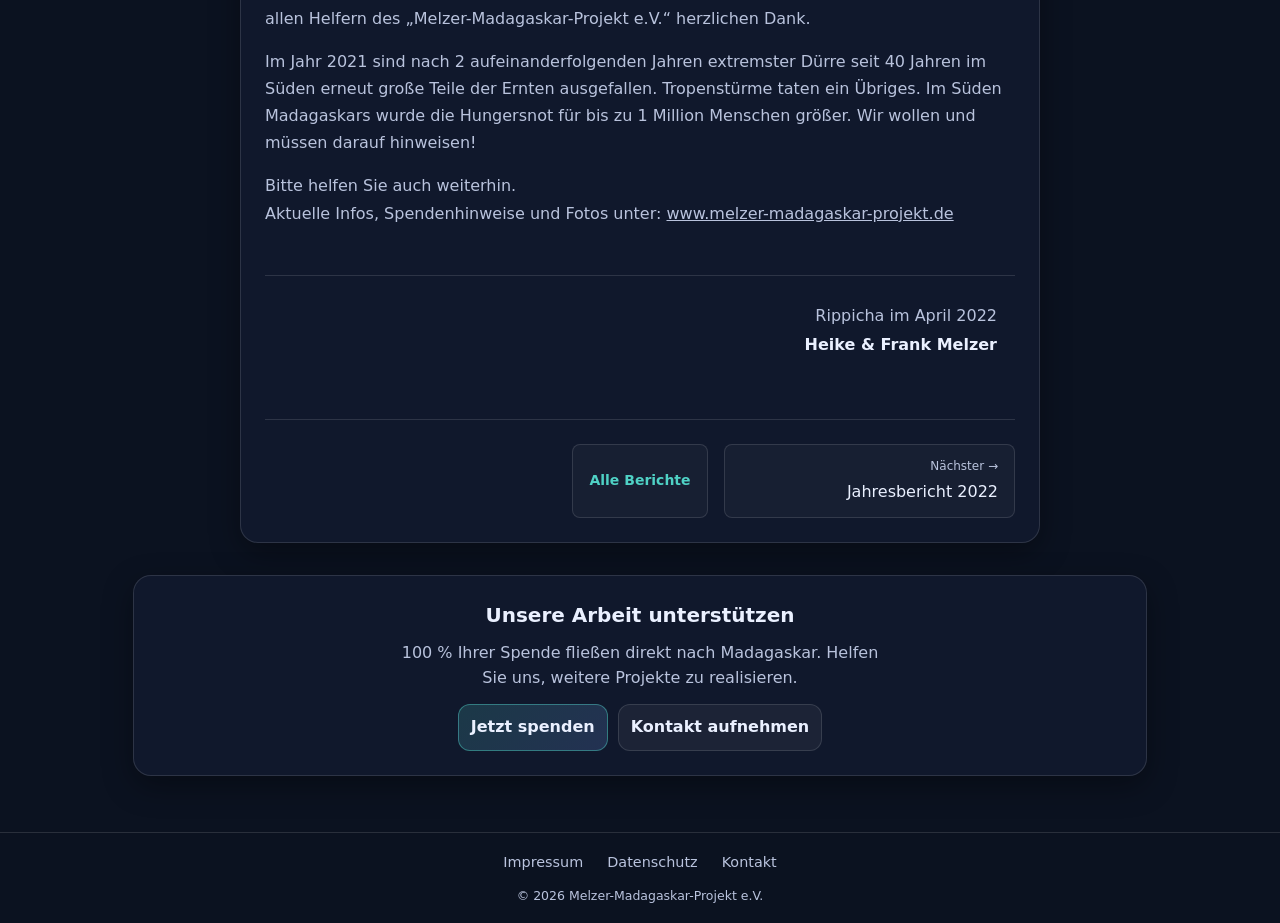
<file: docs/jahresberichte/2021.html>
<!doctype html>
<html lang="de">
<head>
  <meta charset="utf-8" />
  <meta http-equiv="Content-Security-Policy" content="default-src 'self'; script-src 'self'; style-src 'self'; img-src 'self' data:; font-src 'self'; connect-src 'self'; frame-ancestors 'none'; form-action 'self' mailto:; base-uri 'self';">
  <meta name="viewport" content="width=device-width, initial-scale=1" />

  <title>Jahresbericht 2021 – Melzer-Madagaskar-Projekt</title>

  <meta name="description" content="Jahresbericht 2021: 20 Jahre Hilfsprojekt, neuer Not- und Erstaufnahmeraum für das Centre Medical in Fort Dauphin, Sauerstoffgeräte und TATIRANO-Trinkwasserprojekt an der Befalafa-Grundschule." />

  <link rel="stylesheet" href="../css/styles.css">
</head>
<body>

  <header class="site-header">
    <div class="nav">
      <a class="brand" href="../index.html">
        <span class="logo" aria-hidden="true"></span>
        <span>Melzer-Madagaskar-Projekt</span>
      </a>
      <nav aria-label="Hauptnavigation">
        <ul>
          <li><a href="../index.html">Wer wir sind</a></li>
          <li><a href="../index.html#partner">Partner</a></li>
          <li><a href="../index.html#spenden">Spenden</a></li>
          <li><a href="../index.html#kontakt">Kontakt</a></li>
        </ul>
      </nav>
    </div>
  </header>

  <main class="container">

    <!-- Breadcrumb -->
    <nav class="breadcrumb" aria-label="Brotkrümelnavigation">
      <a href="../index.html">Startseite</a>
      <span aria-hidden="true">›</span>
      <a href="../index.html#jahresberichte">Jahresberichte</a>
      <span aria-hidden="true">›</span>
      <span aria-current="page">2021</span>
    </nav>

    <article class="panel jahresbericht-detail">

      <header class="jahresbericht-header">
        <h1>Jahresbericht 2021</h1>
      </header>

      <p class="jahresbericht-anrede">
        Liebe Mitglieder des Vereins, liebe Helfer, Spender und Unterstützer!
      </p>

      <div class="jahresbericht-body">

        <!-- EINLEITUNG -->
        <section class="abschnitt">
          <p>
            Und nun zum 2. Mal hielt die Pandemie des Sars-Covid-19 Virus uns von der geplanten Reise nach Madagaskar ab: Infektionsgefahr und Impfen, Selbstschutz und Hygieneauflagen, fehlende nationale und internationale Flugverbindungen, es war nicht möglich.
          </p>
          <p>
            2021 beging das Melzer’sche Hilfsprojekt für den Süden von Madagaskar sein <strong>20-jähriges Jubiläum</strong>. Erinnert sei hier nochmals an Dr. Klaus-Jürgen Melzer, dessen Erlebnisse im Rahmen einer privaten Reise 2001 in den Süden der Insel zu einer sofortigen und umfangreichen, langjährigen, personellen und auch materiellen Unterstützung der Clinique St. Luc rund um die Familie Dr. Rakotomavo geführt hatten.
          </p>
        </section>

        <!-- CENTRE MEDICAL DE TAOLAGNARO -->
        <section class="abschnitt">
          <h2>Centre Medical de Taolagnaro in Fort Dauphin</h2>

          <p>
            Von März bis September 2021 konnte durch die Finanzierung unseres Vereins mit 15.000,- Euro die Veranda des Centre Medical durch Frau Dr. Jane Olivier zu einem neuen Not- und Erstaufnahmeraum umgebaut werden.
          </p>

          <div class="jahresbericht-gallery">
            <figure>
              <img src="../images/jahresberichte/2021-veranda-vorher.jpg"
                   alt="Offene Veranda des Klinikgebäudes mit Rasen davor, vor dem Umbau">
              <figcaption>Die Veranda vor dem Umbau</figcaption>
            </figure>
            <figure>
              <img src="../images/jahresberichte/2021-bau-fundament.jpg"
                   alt="Bauarbeiter mit blauen Helmen setzen Steine für das Fundament">
              <figcaption>Arbeiten am Fundament</figcaption>
            </figure>
          </div>

          <div class="jahresbericht-gallery">
            <figure>
              <img src="../images/jahresberichte/2021-bau-geruest.jpg"
                   alt="Holzgerüst an der Außenwand des neuen Anbaus">
              <figcaption>Der Rohbau im Holzgerüst</figcaption>
            </figure>
            <figure>
              <img src="../images/jahresberichte/2021-notaufnahme-innen.jpg"
                   alt="Heller Behandlungsraum mit Untersuchungsliege, Stühlen und großen Fenstern">
              <figcaption>Der fertige Not- und Erstaufnahmeraum</figcaption>
            </figure>
          </div>

          <figure class="jahresbericht-figure">
            <img src="../images/jahresberichte/2021-notaufnahme-labor.jpg"
                 alt="Mitarbeiterinnen im neuen Raum mit gefliestem Arbeitstresen, Waschbecken und großen Fenstern">
            <figcaption>Viel Platz, Licht und Belüftung im neuen Raum</figcaption>
          </figure>

          <blockquote class="jahresbericht-zitat" lang="en">
            <p>
              „This project has HUGELY benefited our Centre by giving us a First World standard Emergency Room building, which is a professional, clean entry point for our patients, and it is a location where we all love working because there is space, ventilation, big windows, lots of natural light and beautiful green scenery with trees all around… we can even see the sea from our new Emergency Room!
            </p>
            <p>
              I feel that staff satisfaction has risen significantly because of our new Emergency Room. I know that my satisfaction has exceeded my own expectations.
            </p>
            <p>
              Added to which this project provided 3 months of work to the KARO construction team. And this employment during a challenging economic time for us all.“
            </p>
            <p class="jahresbericht-zitat-quelle">– Dr. Jane Olivier</p>
          </blockquote>

          <figure class="jahresbericht-figure">
            <img src="../images/jahresberichte/2021-notaufnahme-team.jpg"
                 alt="Dr. Jane Olivier mit dem Klinikteam und den Bauarbeitern vor dem neuen Anbau">
            <figcaption>Dr. Jane Olivier mit Klinikteam und Handwerkern</figcaption>
          </figure>

          <p>
            Im April 2021 haben wir nochmals die Anschaffung weiterer Sauerstoffgeräte der Klinik mit 7000,- Euro unterstützt, da ältere Geräte nicht mehr reparabel waren und eine zuverlässige Grundausstattung aufgrund der Covid-19-Pandemie dringend nötig ist.
          </p>
          <p>
            Im Oktober 2021 bat die Klinik um Unterstützung für Reparaturen und Ersatz ihrer PC-Ausstattung. Deshalb haben wir auch hier mit 5000,- Euro geholfen.
          </p>
        </section>

        <!-- TATIRANO TRINKWASSERPROJEKT -->
        <section class="abschnitt">
          <h2>TATIRANO-Trinkwasserprojekt Befalafa-Grundschule Fort Dauphin</h2>

          <div class="abschnitt-media">
            <figure class="abschnitt-media-image">
              <img src="../images/jahresberichte/2021-befalafa-tank.jpg"
                   alt="Blauer Wassertank mit TATIRANO-Logo auf dem Schulgelände">
              <figcaption>Einer der beiden 10.000-Liter-Tanks</figcaption>
            </figure>
            <div class="abschnitt-media-text">
              <p>
                Die Versorgung mit Trinkwasser ist eine wichtige Voraussetzung für ein Mindestmaß an Hygiene und damit für die Krankheits-Prävention. Wir haben uns deshalb mit Harry Chaplin von <a href="https://tatirano.org/" target="_blank" rel="noopener">Tatirano Social Enterprise</a> zusammengetan und für die Grundschule Befalafa in Fort Dauphin von März bis Juni 2021 ein Trinkwasser-Versorgungs-System installieren lassen. Dieses besteht aus insgesamt 2 jeweils 10.000 Liter Tanks aus Stahlbeton zum Sammeln von gefiltertem Regenwasser, einem System von Zuleitungen über Dachflächen sowie mehreren Wasserentnahmestellen, verteilt über das Schulgelände.
              </p>
            </div>
          </div>

          <div class="abschnitt-media abschnitt-media--reverse">
            <figure class="abschnitt-media-image">
              <img src="../images/jahresberichte/2021-befalafa-haendewaschen.jpg"
                   alt="Schulkinder in braunen Uniformen waschen sich die Hände an einer blau gestrichenen Wasserstelle">
              <figcaption>Händewaschen an einer der Wasserstellen</figcaption>
            </figure>
            <div class="abschnitt-media-text">
              <p>
                Dadurch haben die über 2.100 Schüler langfristig freien Zugang zu Trinkwasser. Überschüsse werden zum Selbstkostenpreis an die Anwohner verkauft und so langfristig Pflege und Wartung der Systeme gewährleistet. Eindrucksvoll ist neben der Verbesserung der Lebensqualität der Kinder die komplette Einbindung der Bevölkerung und Handwerker vor Ort, die Transparenz der Spenden, die Nachhaltigkeit und die digitale Funktionskontrolle, wobei Füllstände und Funktion der Tanks im Netz abrufbar sind. Auf den sehr informativen Link <a href="https://www.tatirano.org" target="_blank" rel="noopener">www.tatirano.org</a> sei deshalb hingewiesen.
              </p>
            </div>
          </div>
        </section>

        <!-- SONSTIGES -->
        <section class="abschnitt">
          <h2>Sonstiges</h2>

          <p>
            Leider nimmt die Hausbank unseres Vereins seit 2021 Kontoführungsgebühren von ca. 14,00 Euro pro Monat. Wer hier Abhilfe weiß oder Kontakte nutzen könnte, bitte melden, das wäre gut.
          </p>

          <div class="abschnitt-media">
            <figure class="abschnitt-media-image">
              <img src="../images/jahresberichte/2021-mitgliederversammlung.jpg"
                   alt="Bildschirmfoto der Videokonferenz mit den Teilnehmenden der Mitgliederversammlung">
              <figcaption>Mitgliederversammlung per Videokonferenz</figcaption>
            </figure>
            <div class="abschnitt-media-text">
              <p>
                Am 17.09.21 fand eine unserer Mitgliederversammlungen online statt. So waren wir zwischen Fort Dauphin in Madagaskar, Bern und Wendenberg in der Schweiz, Bad Oeynhausen, Saalfeld, Borna, Gera, Dresden und Rippicha in Deutschland multilingual, sehr lustig und perfekt im Austausch.
              </p>
            </div>
          </div>
        </section>

        <!-- FOTOAUSSTELLUNG -->
        <section class="abschnitt">
          <h2>Fotoausstellung „Faszination Madagaskar – Land und Leute“</h2>

          <div class="abschnitt-media abschnitt-media--reverse">
            <figure class="abschnitt-media-image">
              <img src="../images/jahresberichte/2021-fotoausstellung.jpg"
                   alt="Porträt einer älteren madagassischen Frau mit geflochtenem Haar">
              <figcaption>Titelbild der Fotoausstellung</figcaption>
            </figure>
            <div class="abschnitt-media-text">
              <p>
                Vom 24.09.21 bis 04.12.21 stellten wir im Kreativzentrum Omnibus des ZMO-Regionalverband Dresden e.V. eigene Fotos unter dem Titel „Faszination Madagaskar – Land und Leute“ aus. Dessen Geschäftsführerin Frau Irina Schilling hatte dies ebenso wie die Vernissage zur Eröffnung gemeinsam mit madagassischen Musikern und reichlich Publikum perfekt vorbereitet. Wir danken den fleißigen Helfern beim Auf- und Abbau in Dresden, Herrn Jan Goldacker der Sparkasse Zeitz für das Überlassen der perfekten Alu-Rahmen und besonders auch Herrn Winfrid Schenk von „Pieschen-Aktuell“, der die Veranstaltung großartig bewarb. Andere Online- oder Printmedien waren dazu kostenfrei nicht bereit.
              </p>
            </div>
          </div>
        </section>

        <!-- ABSCHLUSS UND DANK -->
        <section class="abschnitt">
          <h2>Spendeneinnahmen und Dank</h2>

          <p>
            Im Jahr 2021 konnten wir die Rekordsumme von 26.556,28 Euro an Spendeneinnahmen verbuchen. Das verdanken wir neben den Vereinsmitgliedern und zahlreichen treuen Dauerspendern diesmal auch der Evangelisch-Lutherischen Kirche in Leipzig. Dafür sagen wir allen Helfern des „Melzer-Madagaskar-Projekt e.V.“ herzlichen Dank.
          </p>
          <p>
            Im Jahr 2021 sind nach 2 aufeinanderfolgenden Jahren extremster Dürre seit 40 Jahren im Süden erneut große Teile der Ernten ausgefallen. Tropenstürme taten ein Übriges. Im Süden Madagaskars wurde die Hungersnot für bis zu 1 Million Menschen größer. Wir wollen und müssen darauf hinweisen!
          </p>
          <p>
            Bitte helfen Sie auch weiterhin.<br>
            Aktuelle Infos, Spendenhinweise und Fotos unter: <a href="https://www.melzer-madagaskar-projekt.de">www.melzer-madagaskar-projekt.de</a>
          </p>
        </section>

      </div>

      <footer class="jahresbericht-signatur">
        <p>Rippicha im April 2022</p>
        <p><strong>Heike &amp; Frank Melzer</strong></p>
      </footer>

      <nav class="jahresbericht-nav" aria-label="Weitere Jahresberichte">

        <a href="2020.html" class="jahresbericht-nav-link prev disabled">
          <span class="nav-direction">← Vorheriger</span>
          <span class="nav-title">Jahresbericht 2020</span>
        </a>

        <a href="../index.html#jahresberichte" class="jahresbericht-nav-link overview">
          Alle Berichte
        </a>

        <a href="2022.html" class="jahresbericht-nav-link next">
          <span class="nav-direction">Nächster →</span>
          <span class="nav-title">Jahresbericht 2022</span>
        </a>

      </nav>

    </article>

    <!-- SPENDEN-CTA -->
    <section class="panel cta-panel">
      <h2>Unsere Arbeit unterstützen</h2>
      <p>
        100 % Ihrer Spende fließen direkt nach Madagaskar.
        Helfen Sie uns, weitere Projekte zu realisieren.
      </p>
      <div class="ctaRow">
        <a class="btn primary" href="../index.html#spenden">Jetzt spenden</a>
        <a class="btn" href="../index.html#kontakt">Kontakt aufnehmen</a>
      </div>
    </section>

  </main>

  <footer>
    <div class="footer-links">
      <a href="../impressum.html">Impressum</a>
      <a href="../datenschutz.html">Datenschutz</a>
      <a href="../index.html#kontakt">Kontakt</a>
    </div>
    <div class="small">
      © <span id="year"></span> Melzer-Madagaskar-Projekt e.V.
    </div>
  </footer>

  <script src="../js/year.js"></script>

</body>
</html>
</file>
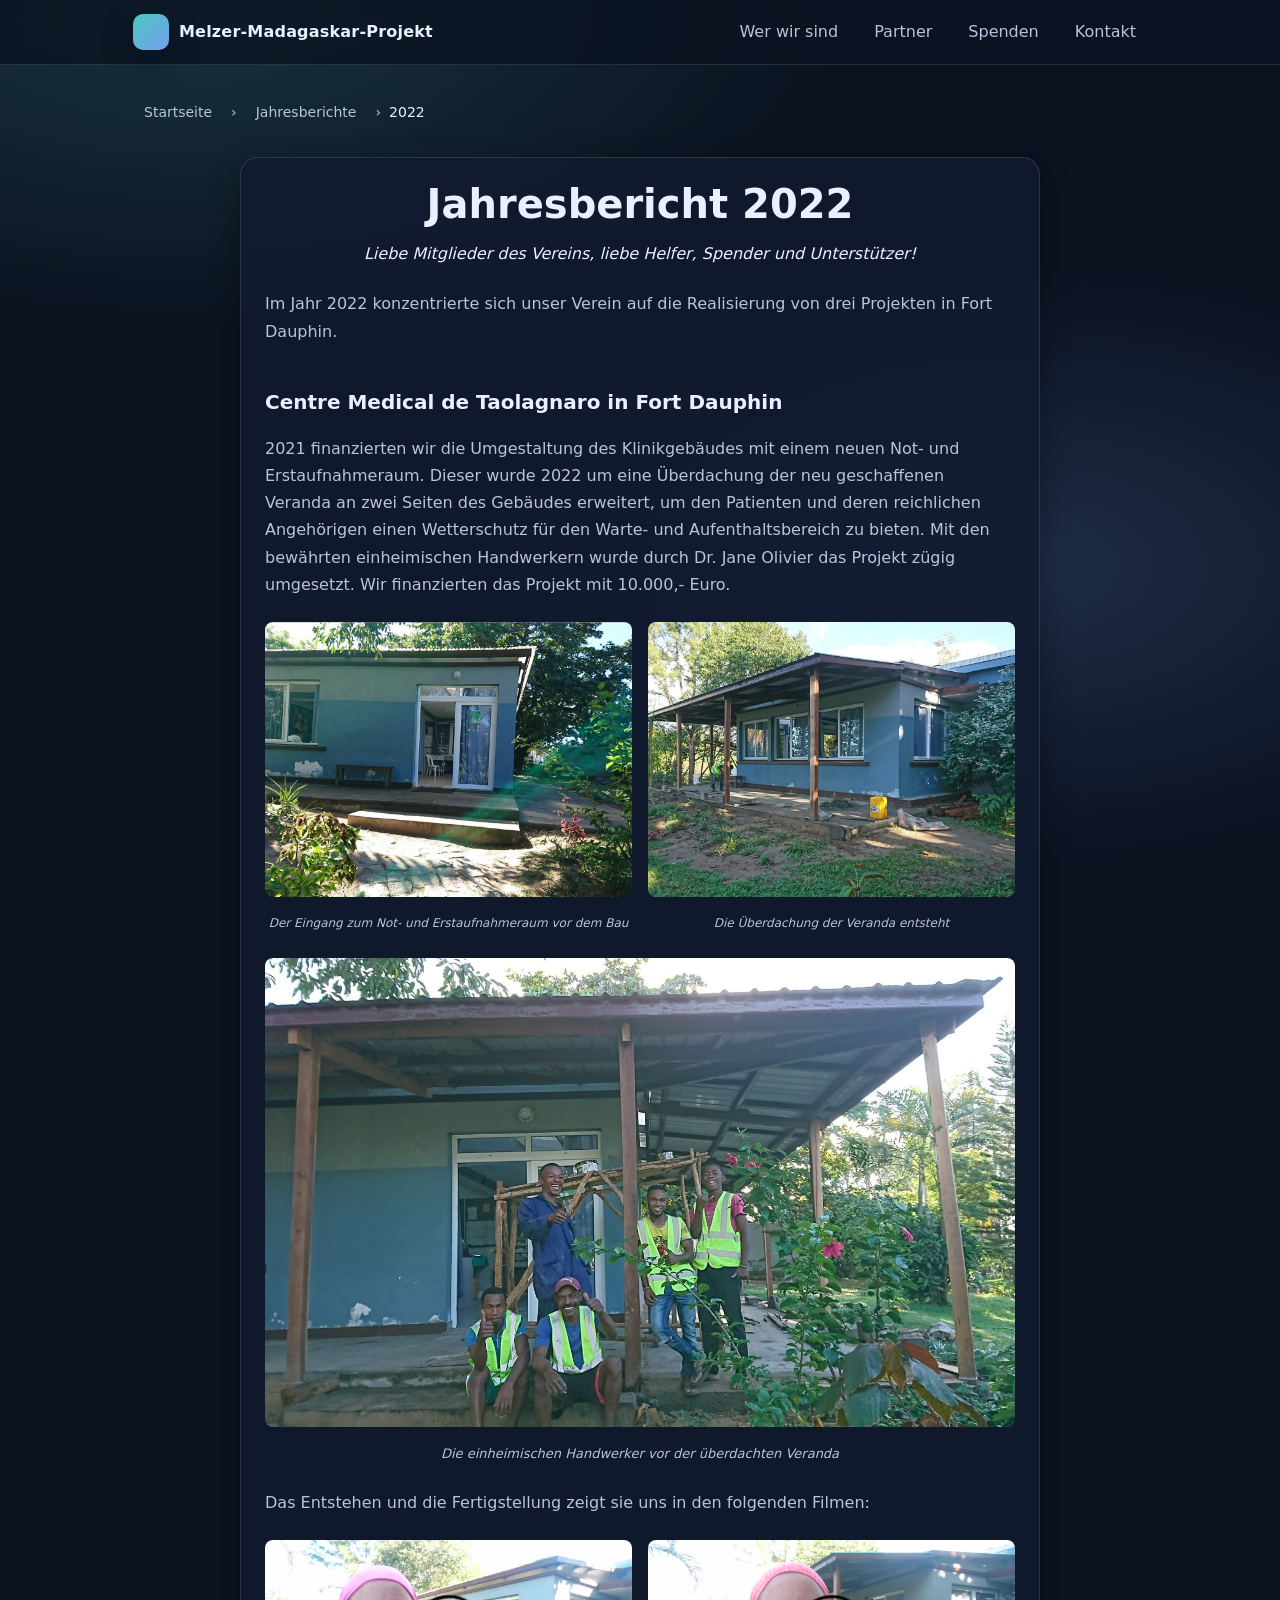
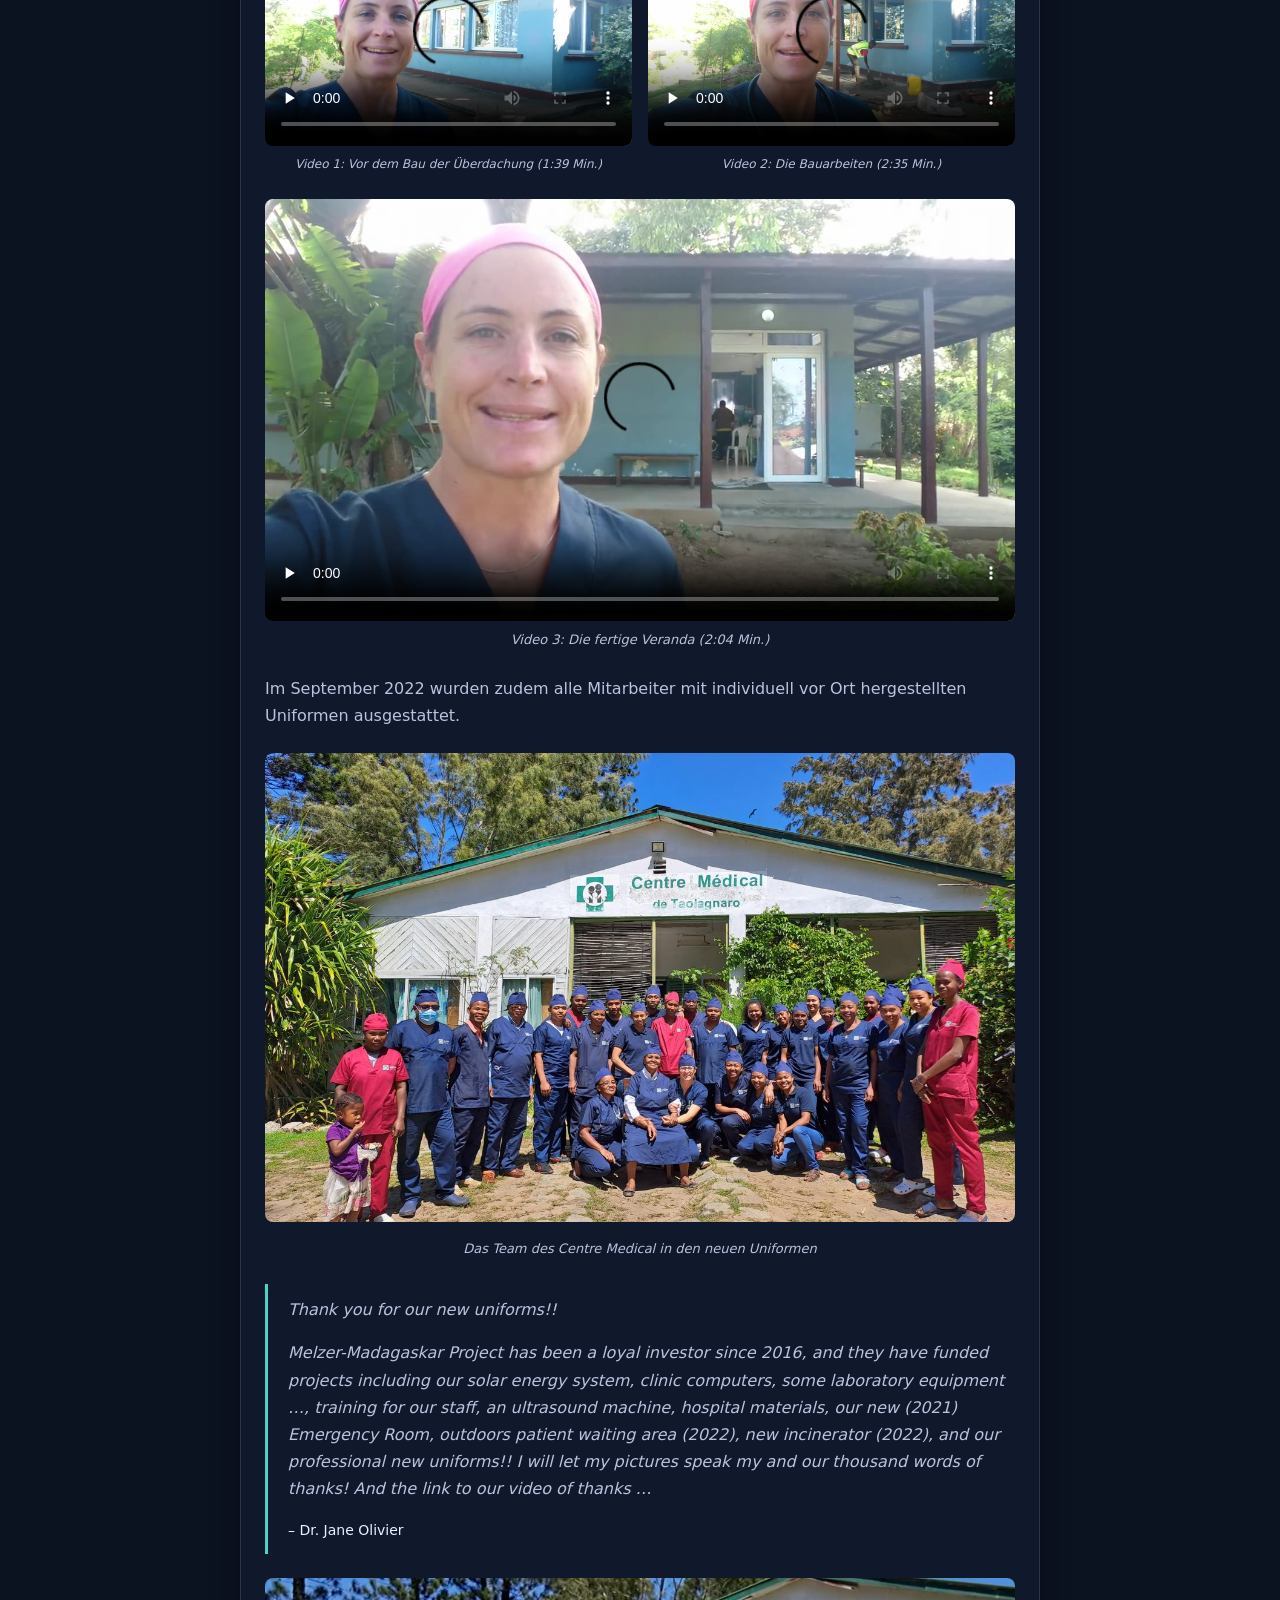
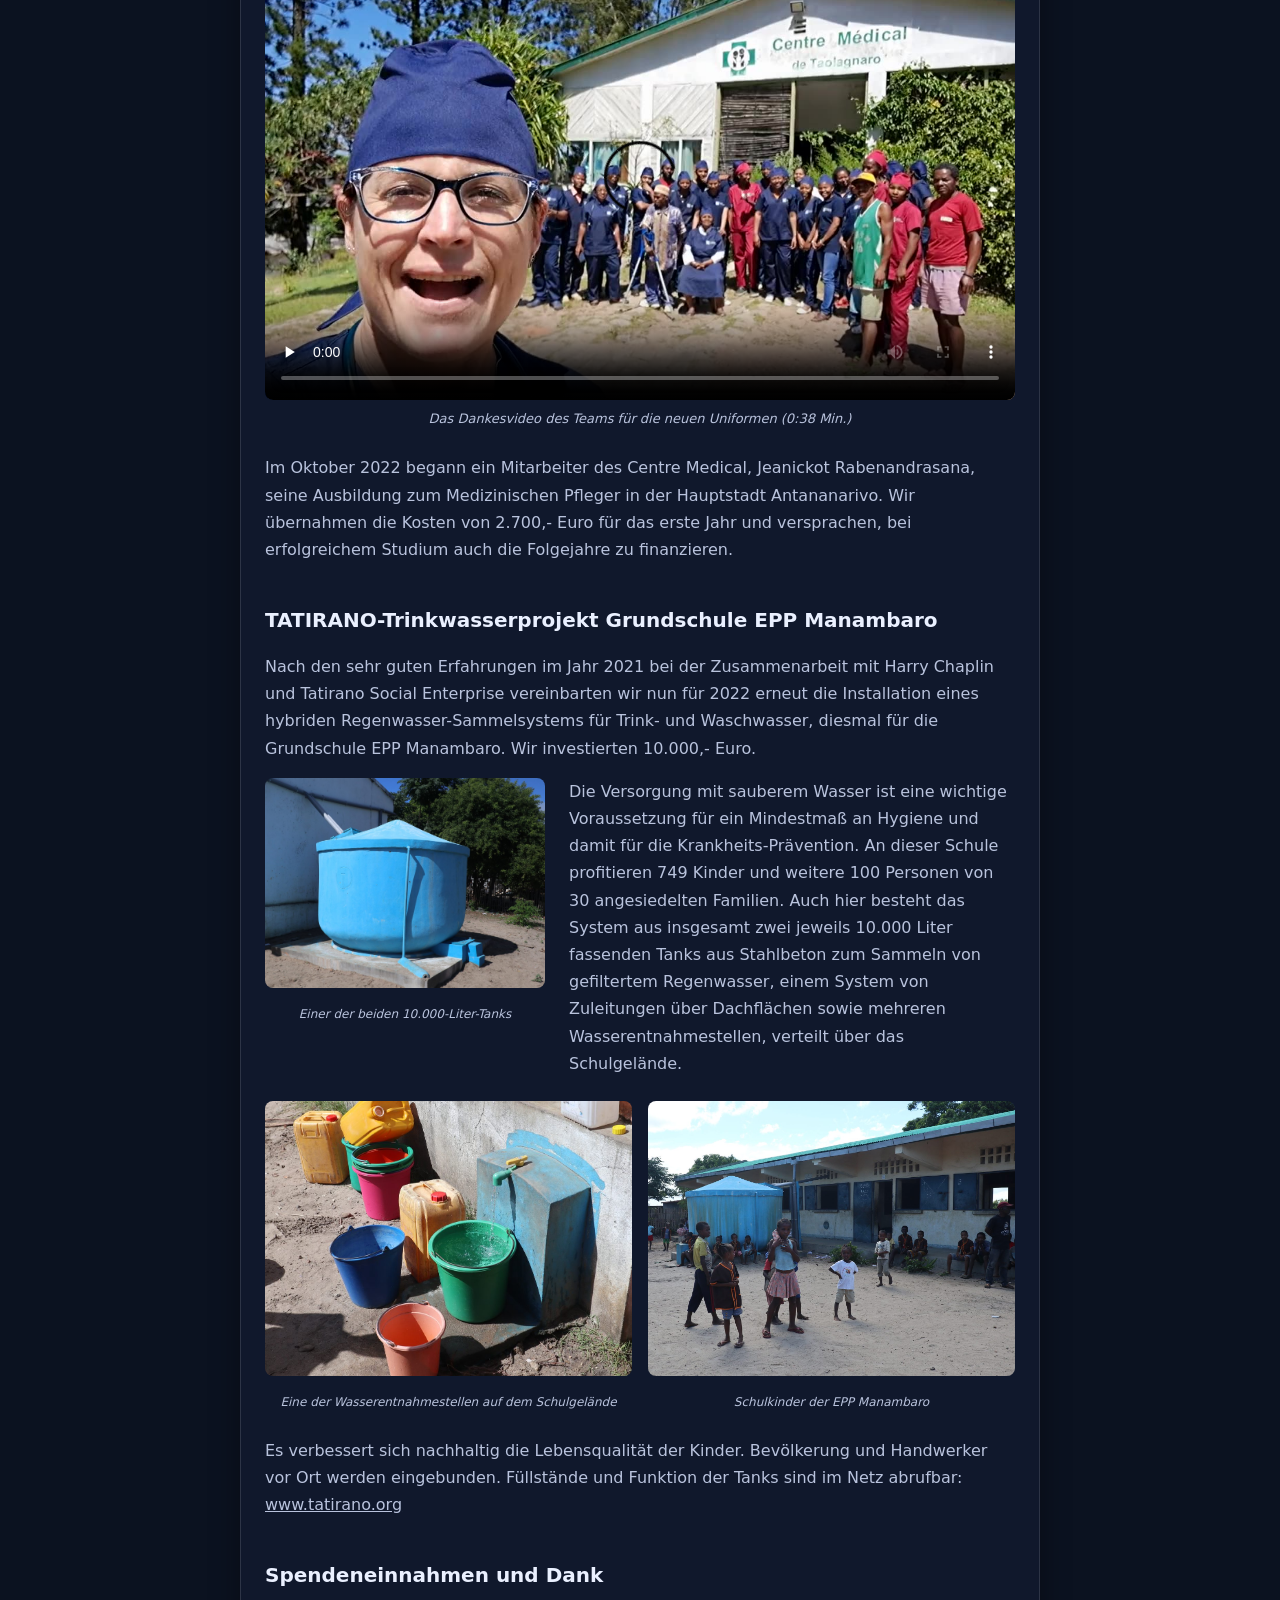
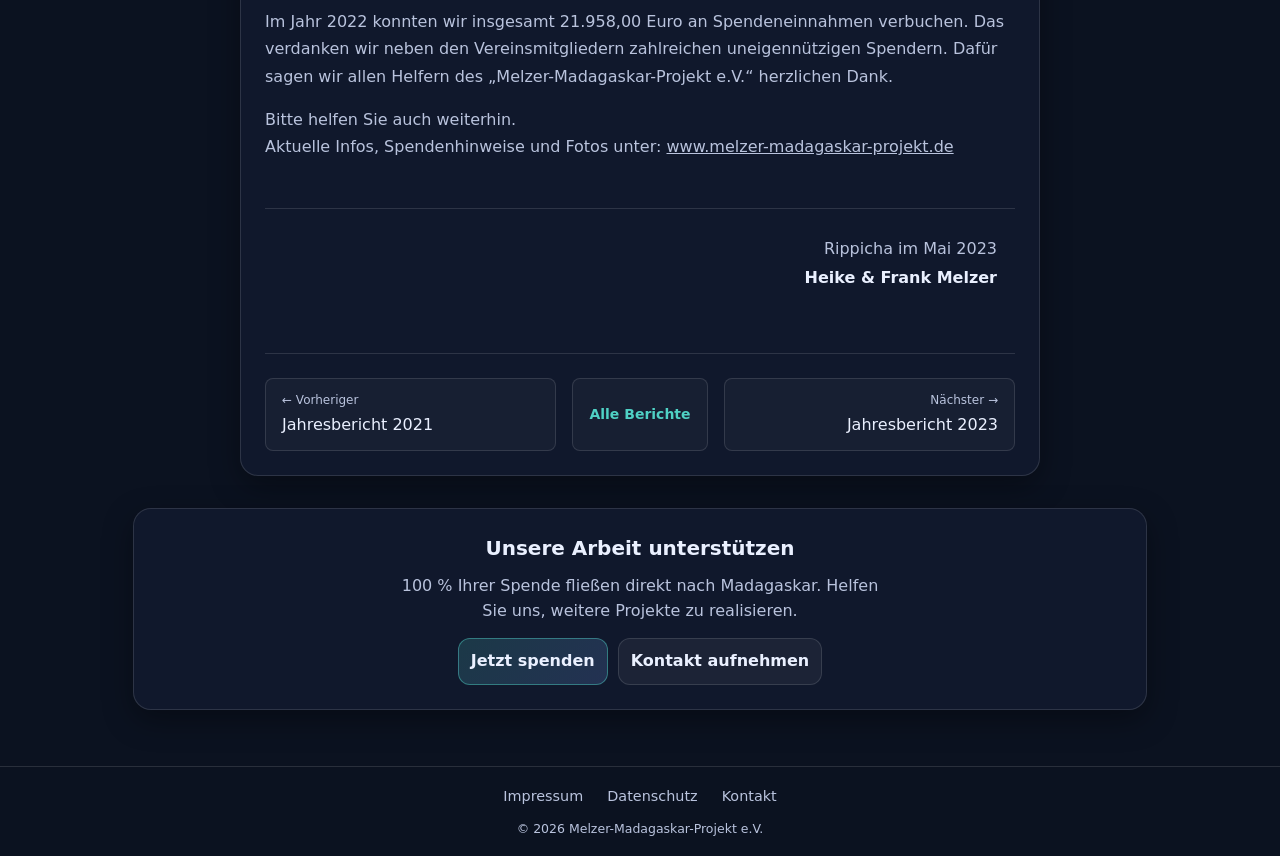
<file: docs/jahresberichte/2022.html>
<!doctype html>
<html lang="de">
<head>
  <meta charset="utf-8" />
  <meta http-equiv="Content-Security-Policy" content="default-src 'self'; script-src 'self'; style-src 'self'; img-src 'self' data:; font-src 'self'; connect-src 'self'; frame-ancestors 'none'; form-action 'self' mailto:; base-uri 'self';">
  <meta name="viewport" content="width=device-width, initial-scale=1" />

  <title>Jahresbericht 2022 – Melzer-Madagaskar-Projekt</title>

  <meta name="description" content="Jahresbericht 2022: Überdachte Veranda und neue Uniformen für das Centre Medical in Fort Dauphin, Pflegeausbildung eines Mitarbeiters und TATIRANO-Trinkwasserprojekt an der Grundschule EPP Manambaro." />

  <link rel="stylesheet" href="../css/styles.css">
</head>
<body>

  <header class="site-header">
    <div class="nav">
      <a class="brand" href="../index.html">
        <span class="logo" aria-hidden="true"></span>
        <span>Melzer-Madagaskar-Projekt</span>
      </a>
      <nav aria-label="Hauptnavigation">
        <ul>
          <li><a href="../index.html">Wer wir sind</a></li>
          <li><a href="../index.html#partner">Partner</a></li>
          <li><a href="../index.html#spenden">Spenden</a></li>
          <li><a href="../index.html#kontakt">Kontakt</a></li>
        </ul>
      </nav>
    </div>
  </header>

  <main class="container">

    <!-- Breadcrumb -->
    <nav class="breadcrumb" aria-label="Brotkrümelnavigation">
      <a href="../index.html">Startseite</a>
      <span aria-hidden="true">›</span>
      <a href="../index.html#jahresberichte">Jahresberichte</a>
      <span aria-hidden="true">›</span>
      <span aria-current="page">2022</span>
    </nav>

    <article class="panel jahresbericht-detail">

      <header class="jahresbericht-header">
        <h1>Jahresbericht 2022</h1>
      </header>

      <p class="jahresbericht-anrede">
        Liebe Mitglieder des Vereins, liebe Helfer, Spender und Unterstützer!
      </p>

      <div class="jahresbericht-body">

        <!-- EINLEITUNG -->
        <section class="abschnitt">
          <p>
            Im Jahr 2022 konzentrierte sich unser Verein auf die Realisierung von drei Projekten in Fort Dauphin.
          </p>
        </section>

        <!-- CENTRE MEDICAL DE TAOLAGNARO -->
        <section class="abschnitt">
          <h2>Centre Medical de Taolagnaro in Fort Dauphin</h2>

          <p>
            2021 finanzierten wir die Umgestaltung des Klinikgebäudes mit einem neuen Not- und Erstaufnahmeraum. Dieser wurde 2022 um eine Überdachung der neu geschaffenen Veranda an zwei Seiten des Gebäudes erweitert, um den Patienten und deren reichlichen Angehörigen einen Wetterschutz für den Warte- und Aufenthaltsbereich zu bieten. Mit den bewährten einheimischen Handwerkern wurde durch Dr. Jane Olivier das Projekt zügig umgesetzt. Wir finanzierten das Projekt mit 10.000,- Euro.
          </p>

          <div class="jahresbericht-gallery">
            <figure>
              <img src="../images/jahresberichte/2022-veranda-vorher.jpg"
                   alt="Eingang des blau gestrichenen Klinikgebäudes mit offener Glastür, noch ohne Überdachung">
              <figcaption>Der Eingang zum Not- und Erstaufnahmeraum vor dem Bau</figcaption>
            </figure>
            <figure>
              <img src="../images/jahresberichte/2022-veranda-bau.jpg"
                   alt="Holzpfosten und Wellblechdach der neuen Veranda während der Bauarbeiten">
              <figcaption>Die Überdachung der Veranda entsteht</figcaption>
            </figure>
          </div>

          <figure class="jahresbericht-figure">
            <img src="../images/jahresberichte/2022-veranda-handwerker.jpg"
                 alt="Fünf einheimische Handwerker in Warnwesten zeigen vor der fertigen Veranda den Daumen nach oben">
            <figcaption>Die einheimischen Handwerker vor der überdachten Veranda</figcaption>
          </figure>
          
          <p>
            Das Entstehen und die Fertigstellung zeigt sie uns in den folgenden Filmen:
          </p>
          
          <div class="jahresbericht-gallery">
            <figure class="jahresbericht-video">
              <video controls preload="none" playsinline
                     poster="../images/jahresberichte/2022-video-veranda-1.jpg">
                <source src="../videos/2022-veranda-1.mp4" type="video/mp4">
                <a href="../videos/2022-veranda-1.mp4">Video herunterladen (MP4)</a>
              </video>
              <figcaption>Video 1: Vor dem Bau der Überdachung (1:39 Min.)</figcaption>
            </figure>
            <figure class="jahresbericht-video">
              <video controls preload="none" playsinline
                     poster="../images/jahresberichte/2022-video-veranda-2.jpg">
                <source src="../videos/2022-veranda-2.mp4" type="video/mp4">
                <a href="../videos/2022-veranda-2.mp4">Video herunterladen (MP4)</a>
              </video>
              <figcaption>Video 2: Die Bauarbeiten (2:35 Min.)</figcaption>
            </figure>
          </div>
          
          <figure class="jahresbericht-figure jahresbericht-video">
            <video controls preload="none" playsinline
                   poster="../images/jahresberichte/2022-video-veranda-3.jpg">
              <source src="../videos/2022-veranda-3.mp4" type="video/mp4">
              <a href="../videos/2022-veranda-3.mp4">Video herunterladen (MP4)</a>
            </video>
            <figcaption>Video 3: Die fertige Veranda (2:04 Min.)</figcaption>
          </figure>

          <p>
            Im September 2022 wurden zudem alle Mitarbeiter mit individuell vor Ort hergestellten Uniformen ausgestattet.
          </p>

          <figure class="jahresbericht-figure">
            <img src="../images/jahresberichte/2022-uniformen.jpg"
                 alt="Das Team des Centre Médical de Taolagnaro in neuen blauen und roten Uniformen vor dem Klinikgebäude">
            <figcaption>Das Team des Centre Medical in den neuen Uniformen</figcaption>
          </figure>

          <blockquote class="jahresbericht-zitat" lang="en">
            <p>Thank you for our new uniforms!!</p>
            <p>
              Melzer-Madagaskar Project has been a loyal investor since 2016, and they have funded projects including our solar energy system, clinic computers, some laboratory equipment …, training for our staff, an ultrasound machine, hospital materials, our new (2021) Emergency Room, outdoors patient waiting area (2022), new incinerator (2022), and our professional new uniforms!! I will let my pictures speak my and our thousand words of thanks! And the link to our video of thanks …
            </p>
            <p class="jahresbericht-zitat-quelle">– Dr. Jane Olivier</p>
          </blockquote>
          
          <figure class="jahresbericht-figure jahresbericht-video">
            <video controls preload="none" playsinline
                   poster="../images/jahresberichte/2022-video-uniformen.jpg">
              <source src="../videos/2022-uniformen.mp4" type="video/mp4">
              <a href="../videos/2022-uniformen.mp4">Video herunterladen (MP4)</a>
            </video>
            <figcaption>Das Dankesvideo des Teams für die neuen Uniformen (0:38 Min.)</figcaption>
          </figure>

          <p>
            Im Oktober 2022 begann ein Mitarbeiter des Centre Medical, Jeanickot Rabenandrasana, seine Ausbildung zum Medizinischen Pfleger in der Hauptstadt Antananarivo. Wir übernahmen die Kosten von 2.700,- Euro für das erste Jahr und versprachen, bei erfolgreichem Studium auch die Folgejahre zu finanzieren.
          </p>
        </section>

        <!-- TATIRANO TRINKWASSERPROJEKT -->
        <section class="abschnitt">
          <h2>TATIRANO-Trinkwasserprojekt Grundschule EPP Manambaro</h2>

          <p>
            Nach den sehr guten Erfahrungen im Jahr 2021 bei der Zusammenarbeit mit Harry Chaplin und Tatirano Social Enterprise vereinbarten wir nun für 2022 erneut die Installation eines hybriden Regenwasser-Sammelsystems für Trink- und Waschwasser, diesmal für die Grundschule EPP Manambaro. Wir investierten 10.000,- Euro.
          </p>

          <div class="abschnitt-media">
            <figure class="abschnitt-media-image">
              <img src="../images/jahresberichte/2022-tatirano-manambaro-1.jpg"
                   alt="Blauer Wassertank aus Stahlbeton mit Zuleitung vom Schuldach">
              <figcaption>Einer der beiden 10.000-Liter-Tanks</figcaption>
            </figure>
            <div class="abschnitt-media-text">
              <p>
                Die Versorgung mit sauberem Wasser ist eine wichtige Voraussetzung für ein Mindestmaß an Hygiene und damit für die Krankheits-Prävention. An dieser Schule profitieren 749 Kinder und weitere 100 Personen von 30 angesiedelten Familien. Auch hier besteht das System aus insgesamt zwei jeweils 10.000 Liter fassenden Tanks aus Stahlbeton zum Sammeln von gefiltertem Regenwasser, einem System von Zuleitungen über Dachflächen sowie mehreren Wasserentnahmestellen, verteilt über das Schulgelände.
              </p>
            </div>
          </div>

          <div class="jahresbericht-gallery">
            <figure>
              <img src="../images/jahresberichte/2022-tatirano-manambaro-2.jpg"
                   alt="Bunte Eimer und Kanister an einer Wasserentnahmestelle, aus der Wasser in einen grünen Eimer fließt">
              <figcaption>Eine der Wasserentnahmestellen auf dem Schulgelände</figcaption>
            </figure>
            <figure>
              <img src="../images/jahresberichte/2022-tatirano-manambaro-3.jpg"
                   alt="Kinder auf dem sandigen Schulhof vor dem Schulgebäude und dem blauen Wassertank">
              <figcaption>Schulkinder der EPP Manambaro</figcaption>
            </figure>
          </div>

          <p>
            Es verbessert sich nachhaltig die Lebensqualität der Kinder. Bevölkerung und Handwerker vor Ort werden eingebunden. Füllstände und Funktion der Tanks sind im Netz abrufbar: <a href="https://www.tatirano.org" target="_blank" rel="noopener">www.tatirano.org</a>
          </p>
        </section>

        <!-- ABSCHLUSS UND DANK -->
        <section class="abschnitt">
          <h2>Spendeneinnahmen und Dank</h2>

          <p>
            Im Jahr 2022 konnten wir insgesamt 21.958,00 Euro an Spendeneinnahmen verbuchen. Das verdanken wir neben den Vereinsmitgliedern zahlreichen uneigennützigen Spendern. Dafür sagen wir allen Helfern des „Melzer-Madagaskar-Projekt e.V.“ herzlichen Dank.
          </p>

          <p>
            Bitte helfen Sie auch weiterhin.<br>
            Aktuelle Infos, Spendenhinweise und Fotos unter: <a href="https://www.melzer-madagaskar-projekt.de">www.melzer-madagaskar-projekt.de</a>
          </p>
        </section>

      </div>

      <footer class="jahresbericht-signatur">
        <p>Rippicha im Mai 2023</p>
        <p><strong>Heike &amp; Frank Melzer</strong></p>
      </footer>

      <nav class="jahresbericht-nav" aria-label="Weitere Jahresberichte">

        <a href="2021.html" class="jahresbericht-nav-link prev">
          <span class="nav-direction">← Vorheriger</span>
          <span class="nav-title">Jahresbericht 2021</span>
        </a>

        <a href="../index.html#jahresberichte" class="jahresbericht-nav-link overview">
          Alle Berichte
        </a>

        <a href="2023.html" class="jahresbericht-nav-link next">
          <span class="nav-direction">Nächster →</span>
          <span class="nav-title">Jahresbericht 2023</span>
        </a>

      </nav>

    </article>

    <!-- SPENDEN-CTA -->
    <section class="panel cta-panel">
      <h2>Unsere Arbeit unterstützen</h2>
      <p>
        100 % Ihrer Spende fließen direkt nach Madagaskar.
        Helfen Sie uns, weitere Projekte zu realisieren.
      </p>
      <div class="ctaRow">
        <a class="btn primary" href="../index.html#spenden">Jetzt spenden</a>
        <a class="btn" href="../index.html#kontakt">Kontakt aufnehmen</a>
      </div>
    </section>

  </main>

  <footer>
    <div class="footer-links">
      <a href="../impressum.html">Impressum</a>
      <a href="../datenschutz.html">Datenschutz</a>
      <a href="../index.html#kontakt">Kontakt</a>
    </div>
    <div class="small">
      © <span id="year"></span> Melzer-Madagaskar-Projekt e.V.
    </div>
  </footer>

  <script src="../js/year.js"></script>

</body>
</html>
</file>
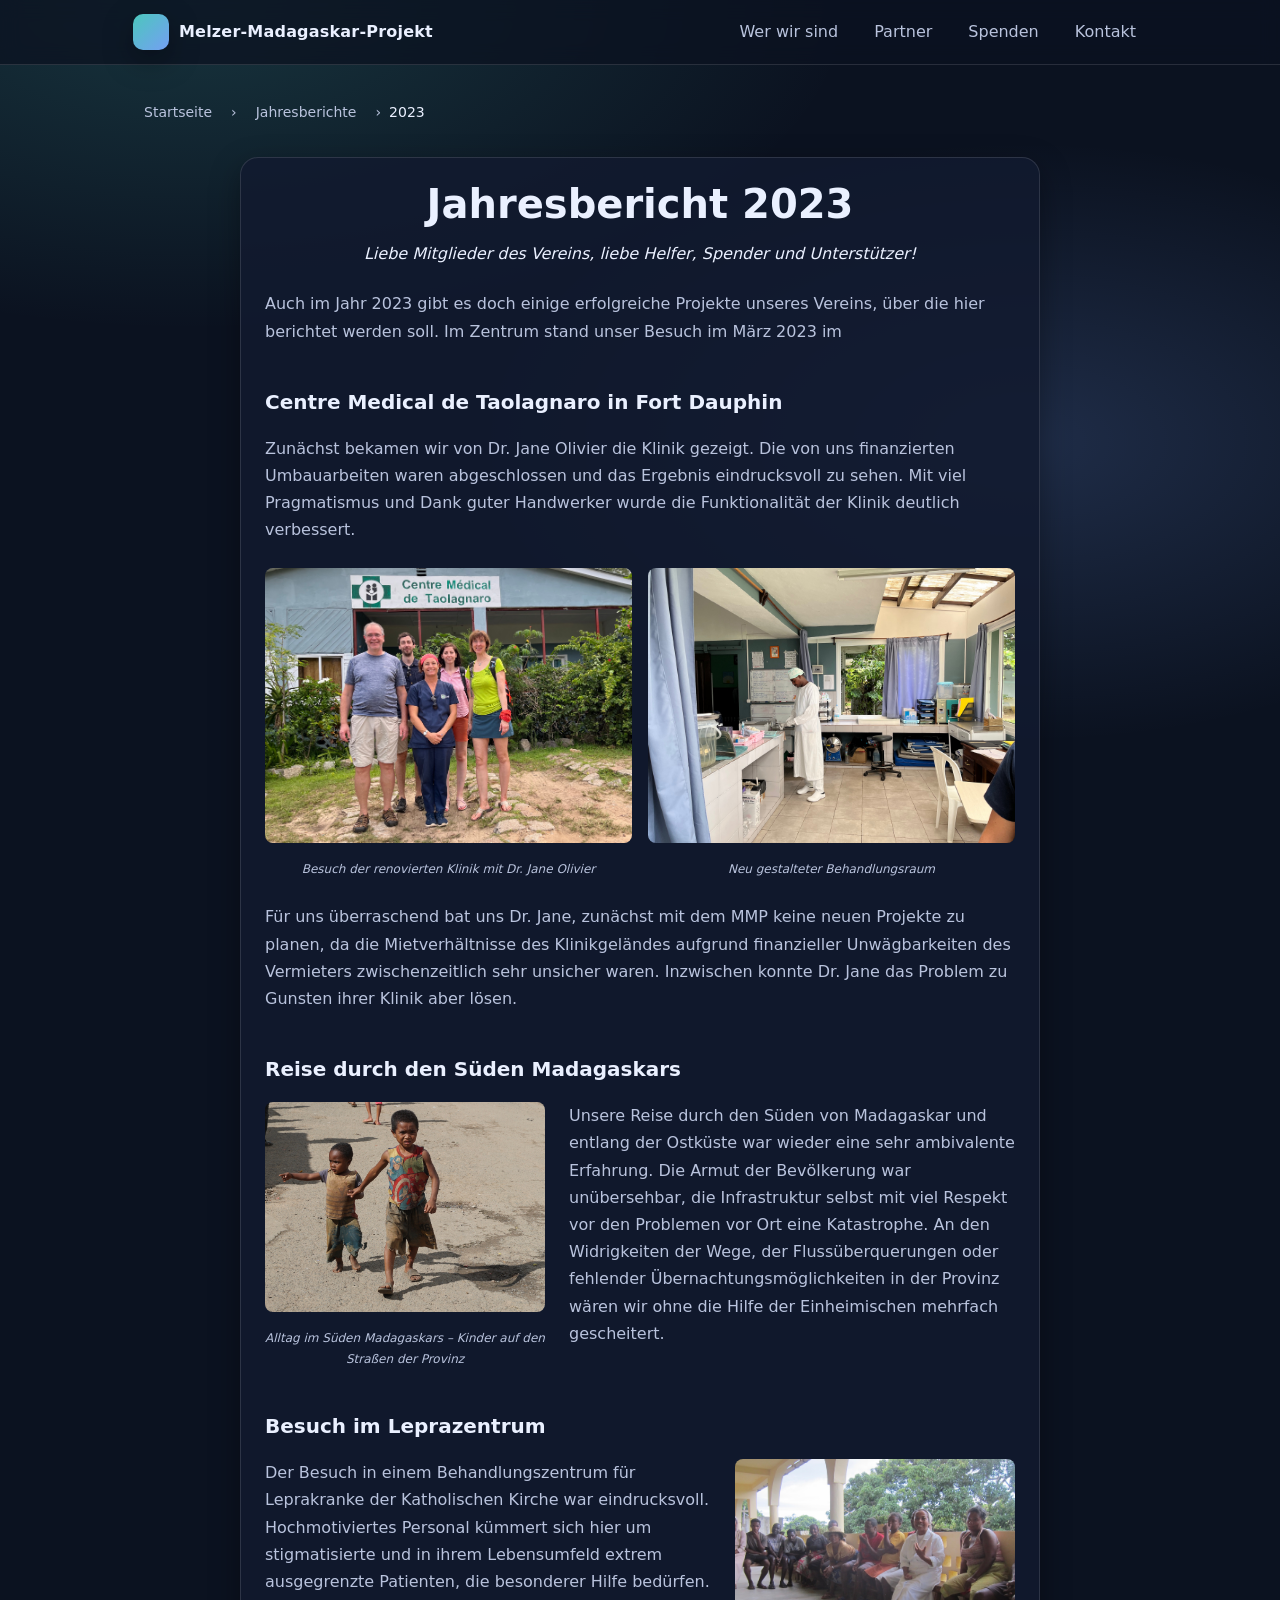
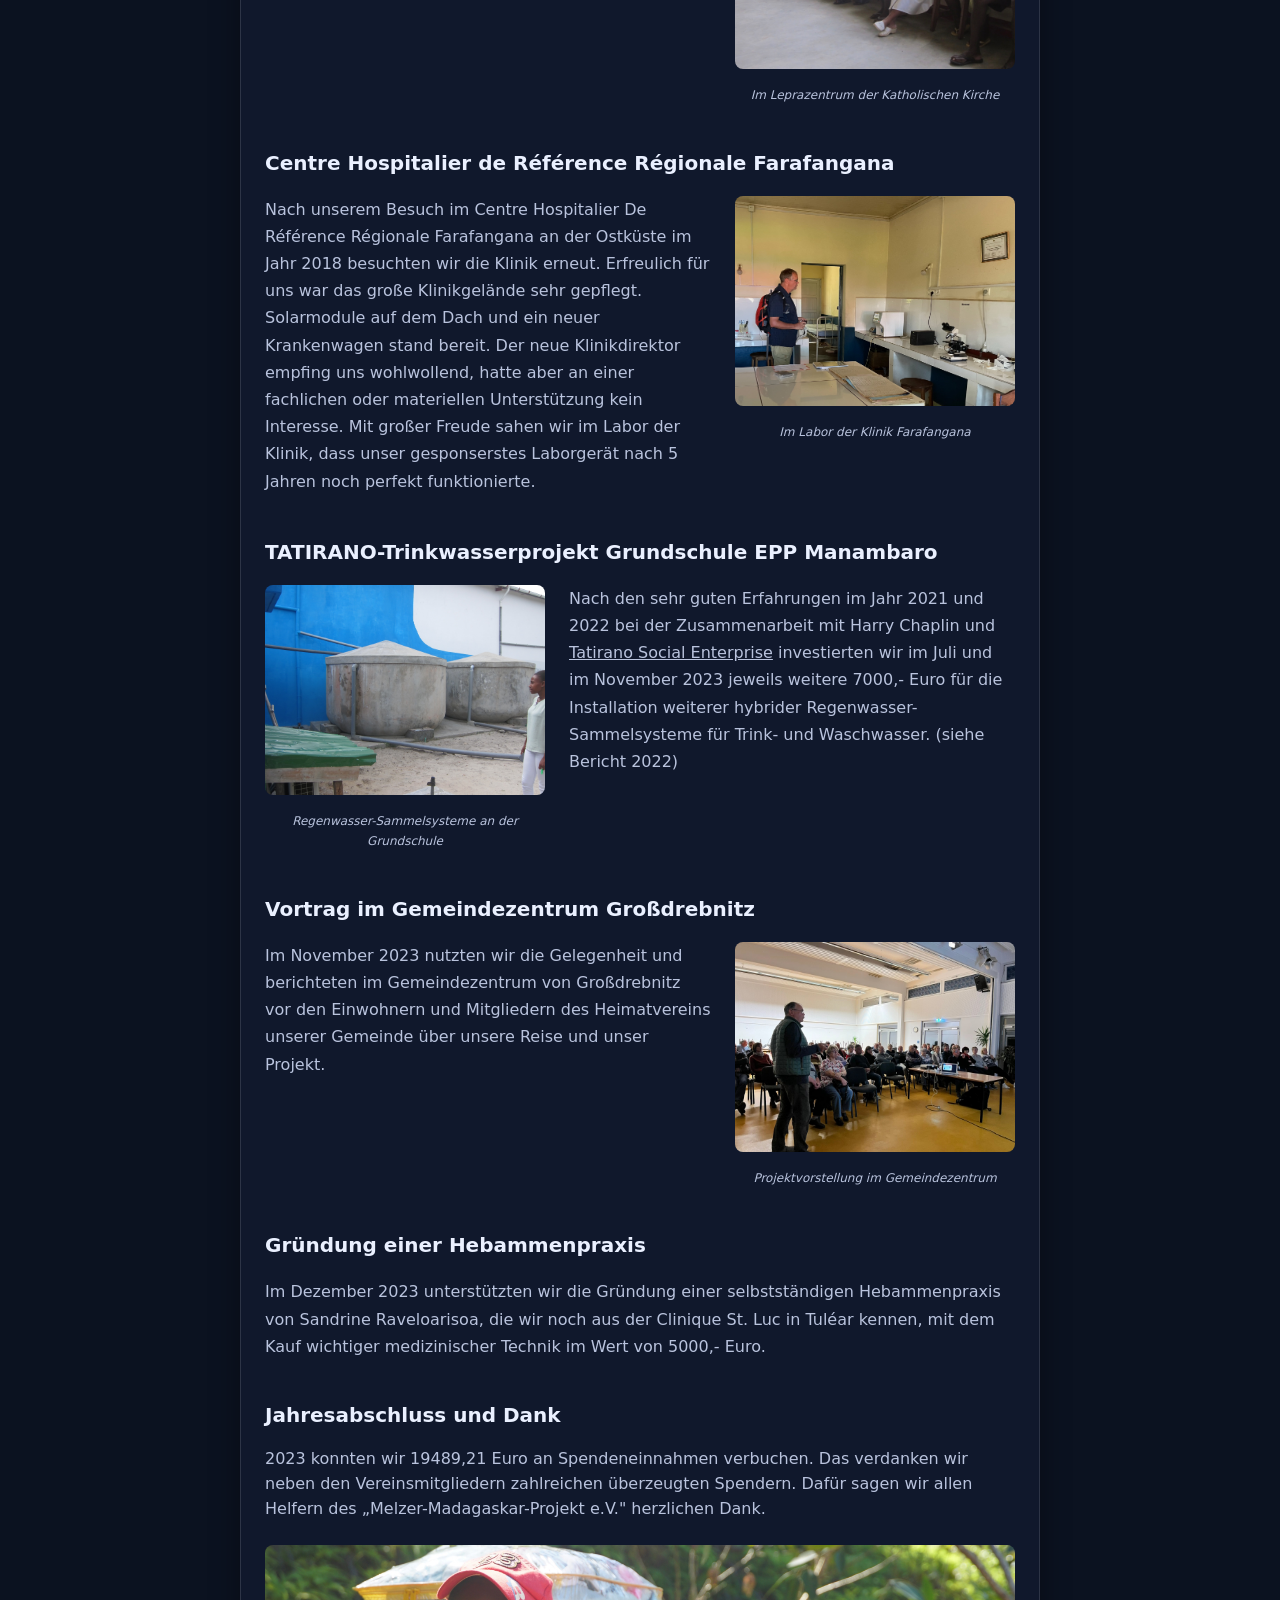
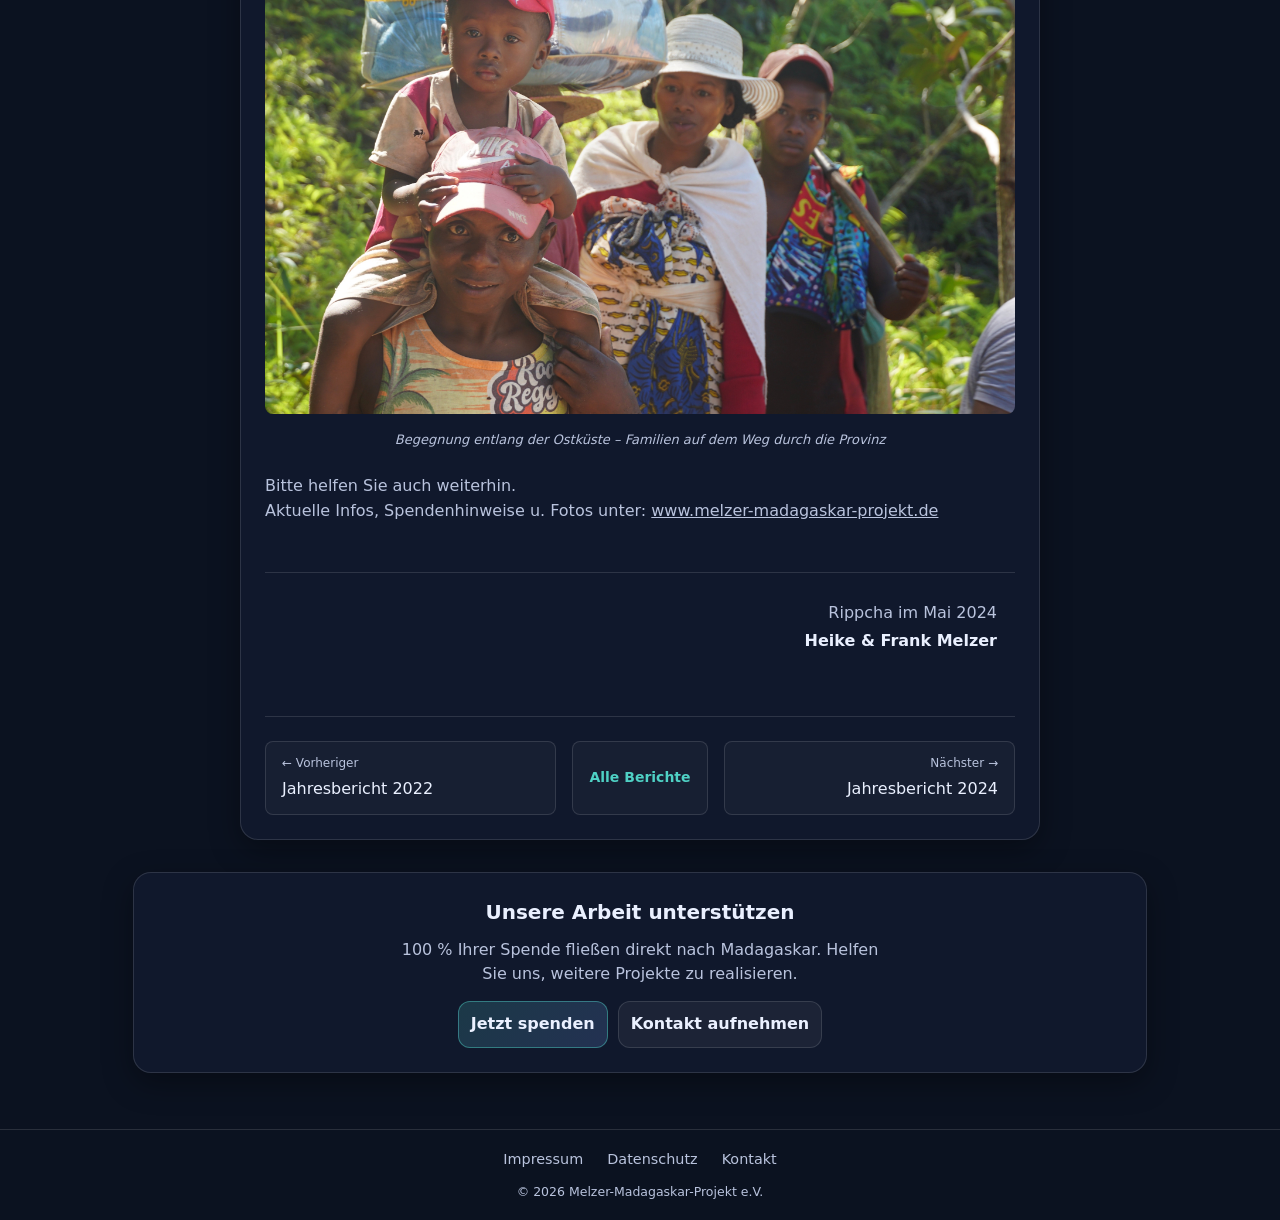
<file: docs/jahresberichte/2023.html>
<!doctype html>
<html lang="de">
<head>
  <meta charset="utf-8" />
  <meta http-equiv="Content-Security-Policy" content="default-src 'self'; script-src 'self'; style-src 'self'; img-src 'self' data:; font-src 'self'; connect-src 'self'; frame-ancestors 'none'; form-action 'self' mailto:; base-uri 'self';">
  <meta name="viewport" content="width=device-width, initial-scale=1" />
  
  <title>Jahresbericht 2023 – Melzer-Madagaskar-Projekt</title>
  
  <meta name="description" content="Jahresbericht 2023: Besuch bei unseren Partnern in Fort Dauphin und Farafangana, TATIRANO-Trinkwasserprojekt und Gründung einer Hebammenpraxis." />
  
  <link rel="stylesheet" href="../css/styles.css">
</head>
<body>

  <header class="site-header">
    <div class="nav">
      <a class="brand" href="../index.html">
        <span class="logo" aria-hidden="true"></span>
        <span>Melzer-Madagaskar-Projekt</span>
      </a>
      <nav aria-label="Hauptnavigation">
        <ul>
          <li><a href="../index.html">Wer wir sind</a></li>
          <li><a href="../index.html#partner">Partner</a></li>
          <li><a href="../index.html#spenden">Spenden</a></li>
          <li><a href="../index.html#kontakt">Kontakt</a></li>
        </ul>
      </nav>
    </div>
  </header>

  <main class="container">

    <!-- Breadcrumb -->
    <nav class="breadcrumb" aria-label="Brotkrümelnavigation">
      <a href="../index.html">Startseite</a>
      <span aria-hidden="true">›</span>
      <a href="../index.html#jahresberichte">Jahresberichte</a>
      <span aria-hidden="true">›</span>
      <span aria-current="page">2023</span>
    </nav>

    <article class="panel jahresbericht-detail">
      
      <header class="jahresbericht-header">
        <h1>Jahresbericht 2023</h1>
      </header>

      <p class="jahresbericht-anrede">
        Liebe Mitglieder des Vereins, liebe Helfer, Spender und Unterstützer!
      </p>

      <div class="jahresbericht-body">

        <!-- EINLEITUNG -->
        <section class="abschnitt">
          <p>
            Auch im Jahr 2023 gibt es doch einige erfolgreiche Projekte unseres Vereins, über die hier berichtet werden soll. Im Zentrum stand unser Besuch im März 2023 im
          </p>
        </section>

        <!-- CENTRE MEDICAL DE TAOLAGNARO -->
        <section class="abschnitt">
          <h2>Centre Medical de Taolagnaro in Fort Dauphin</h2>
          
          <p>
            Zunächst bekamen wir von Dr. Jane Olivier die Klinik gezeigt. Die von uns finanzierten Umbauarbeiten waren abgeschlossen und das Ergebnis eindrucksvoll zu sehen. Mit viel Pragmatismus und Dank guter Handwerker wurde die Funktionalität der Klinik deutlich verbessert.
          </p>
          
          <div class="jahresbericht-gallery">
            <figure>
              <img src="../images/jahresberichte/2023-mmp-im-cmdt.jpg" 
                   alt="Besuchergruppe vor dem umgebauten Klinikgebäude in Fort Dauphin">
              <figcaption>Besuch der renovierten Klinik mit Dr. Jane Olivier</figcaption>
            </figure>
            <figure>
              <img src="../images/jahresberichte/2023-klinik-innenraum.jpg" 
                   alt="Renovierter Behandlungsraum der Klinik">
              <figcaption>Neu gestalteter Behandlungsraum</figcaption>
            </figure>
          </div>
          
          <p>
            Für uns überraschend bat uns Dr. Jane, zunächst mit dem MMP keine neuen Projekte zu planen, da die Mietverhältnisse des Klinikgeländes aufgrund finanzieller Unwägbarkeiten des Vermieters zwischenzeitlich sehr unsicher waren. Inzwischen konnte Dr. Jane das Problem zu Gunsten ihrer Klinik aber lösen.
          </p>
        </section>

        <!-- REISE DURCH DEN SÜDEN -->
        <section class="abschnitt">
          <h2>Reise durch den Süden Madagaskars</h2>
          
          <div class="abschnitt-media">
            <figure class="abschnitt-media-image">
              <img src="../images/jahresberichte/2023-kinder-suedmadagaskar.jpg" 
                   alt="Zwei barfüßige Kinder auf einer staubigen Straße im Süden Madagaskars">
              <figcaption>Alltag im Süden Madagaskars – Kinder auf den Straßen der Provinz</figcaption>
            </figure>
            <div class="abschnitt-media-text">
              <p>
                Unsere Reise durch den Süden von Madagaskar und entlang der Ostküste war wieder eine sehr ambivalente Erfahrung. Die Armut der Bevölkerung war unübersehbar, die Infrastruktur selbst mit viel Respekt vor den Problemen vor Ort eine Katastrophe. An den Widrigkeiten der Wege, der Flussüberquerungen oder fehlender Übernachtungsmöglichkeiten in der Provinz wären wir ohne die Hilfe der Einheimischen mehrfach gescheitert.
              </p>
            </div>
          </div>
        </section>

        <!-- LEPRAZENTRUM -->
        <section class="abschnitt">
          <h2>Besuch im Leprazentrum</h2>
          
          <div class="abschnitt-media abschnitt-media--reverse">
            <figure class="abschnitt-media-image">
              <img src="../images/jahresberichte/2023-leprazentrum-besuch.jpg" 
                   alt="Besuch im Behandlungszentrum für Leprakranke der Katholischen Kirche">
              <figcaption>Im Leprazentrum der Katholischen Kirche</figcaption>
            </figure>
            <div class="abschnitt-media-text">
              <p>
                Der Besuch in einem Behandlungszentrum für Leprakranke der Katholischen Kirche war eindrucksvoll. Hochmotiviertes Personal kümmert sich hier um stigmatisierte und in ihrem Lebensumfeld extrem ausgegrenzte Patienten, die besonderer Hilfe bedürfen.
              </p>
            </div>
          </div>
        </section>

        <!-- CENTRE HOSPITALIER FARAFANGANA -->
        <section class="abschnitt">
          <h2>Centre Hospitalier de Référence Régionale Farafangana</h2>
          
          <div class="abschnitt-media abschnitt-media--reverse">
            <figure class="abschnitt-media-image">
              <img src="../images/jahresberichte/2023-farafangana-klinik.jpg" 
                   alt="Dr. Frank Melzer im Labor der Klinik Farafangana">
              <figcaption>Im Labor der Klinik Farafangana</figcaption>
            </figure>
            <div class="abschnitt-media-text">
              <p>
                Nach unserem Besuch im Centre Hospitalier De Référence Régionale Farafangana an der Ostküste im Jahr 2018 besuchten wir die Klinik erneut. Erfreulich für uns war das große Klinikgelände sehr gepflegt. Solarmodule auf dem Dach und ein neuer Krankenwagen stand bereit. Der neue Klinikdirektor empfing uns wohlwollend, hatte aber an einer fachlichen oder materiellen Unterstützung kein Interesse. Mit großer Freude sahen wir im Labor der Klinik, dass unser gesponserstes Laborgerät nach 5 Jahren noch perfekt funktionierte.
              </p>
            </div>
          </div>
        </section>

        <!-- TATIRANO TRINKWASSERPROJEKT -->
        <section class="abschnitt">
          <h2>TATIRANO-Trinkwasserprojekt Grundschule EPP Manambaro</h2>
          
          <div class="abschnitt-media">
            <figure class="abschnitt-media-image">
              <img src="../images/jahresberichte/2023-tatirano-wassertanks.jpg" 
                   alt="Installierte Regenwasser-Sammelsysteme für Trink- und Waschwasser">
              <figcaption>Regenwasser-Sammelsysteme an der Grundschule</figcaption>
            </figure>
            <div class="abschnitt-media-text">
              <p>
                Nach den sehr guten Erfahrungen im Jahr 2021 und 2022 bei der Zusammenarbeit mit Harry Chaplin und <a href="https://tatirano.org" target="_blank" rel="noopener">Tatirano Social Enterprise</a> investierten wir im Juli und im November 2023 jeweils weitere 7000,- Euro für die Installation weiterer hybrider Regenwasser-Sammelsysteme für Trink- und Waschwasser. (siehe Bericht 2022)
              </p>
            </div>
          </div>
        </section>

        <!-- GEMEINDEZENTRUM GROSSDREBNITZ -->
        <section class="abschnitt">
          <h2>Vortrag im Gemeindezentrum Großdrebnitz</h2>
          
          <div class="abschnitt-media abschnitt-media--reverse">
            <figure class="abschnitt-media-image">
              <img src="../images/jahresberichte/2023-vortrag-grossdrebnitz.jpg" 
                   alt="Vortrag vor Einwohnern und Mitgliedern des Heimatvereins im Gemeindezentrum">
              <figcaption>Projektvorstellung im Gemeindezentrum</figcaption>
            </figure>
            <div class="abschnitt-media-text">
              <p>
                Im November 2023 nutzten wir die Gelegenheit und berichteten im Gemeindezentrum von Großdrebnitz vor den Einwohnern und Mitgliedern des Heimatvereins unserer Gemeinde über unsere Reise und unser Projekt.
              </p>
            </div>
          </div>
        </section>

        <!-- HEBAMMENPRAXIS -->
        <section class="abschnitt">
          <h2>Gründung einer Hebammenpraxis</h2>          
		  <p>
			Im Dezember 2023 unterstützten wir die Gründung einer selbstständigen Hebammenpraxis von Sandrine Raveloarisoa, die wir noch aus der Clinique St. Luc in Tuléar kennen, mit dem Kauf wichtiger medizinischer Technik im Wert von 5000,- Euro.
		  </p>
          </div>
        </section>

        <!-- ABSCHLUSS UND DANK -->
        <section class="abschnitt">
          <h2>Jahresabschluss und Dank</h2>
          
          <p>
            2023 konnten wir 19489,21 Euro an Spendeneinnahmen verbuchen. Das verdanken wir neben den Vereinsmitgliedern zahlreichen überzeugten Spendern. Dafür sagen wir allen Helfern des „Melzer-Madagaskar-Projekt e.V." herzlichen Dank.
          </p>
          
          <figure class="jahresbericht-figure">
            <img src="../images/jahresberichte/2023-familie-unterwegs-ostkueste.jpg" 
                 alt="Madagassische Familie unterwegs">
            <figcaption>Begegnung entlang der Ostküste – Familien auf dem Weg durch die Provinz</figcaption>
          </figure>
          
          <p>
            Bitte helfen Sie auch weiterhin.<br>
            Aktuelle Infos, Spendenhinweise u. Fotos unter: <a href="https://www.melzer-madagaskar-projekt.de">www.melzer-madagaskar-projekt.de</a>
          </p>
        </section>

      </div>

      <footer class="jahresbericht-signatur">
        <p>Rippcha im Mai 2024</p>
        <p><strong>Heike &amp; Frank Melzer</strong></p>
      </footer>

      <nav class="jahresbericht-nav" aria-label="Weitere Jahresberichte">
        
        <a href="2022.html" class="jahresbericht-nav-link prev">
          <span class="nav-direction">← Vorheriger</span>
          <span class="nav-title">Jahresbericht 2022</span>
        </a>
        
        <a href="../index.html#jahresberichte" class="jahresbericht-nav-link overview">
          Alle Berichte
        </a>
        
        <a href="2024.html" class="jahresbericht-nav-link next">
          <span class="nav-direction">Nächster →</span>
          <span class="nav-title">Jahresbericht 2024</span>
        </a>
        
      </nav>

    </article>

    <!-- SPENDEN-CTA -->
    <section class="panel cta-panel">
      <h2>Unsere Arbeit unterstützen</h2>
      <p>
        100 % Ihrer Spende fließen direkt nach Madagaskar. 
        Helfen Sie uns, weitere Projekte zu realisieren.
      </p>
      <div class="ctaRow">
        <a class="btn primary" href="../index.html#spenden">Jetzt spenden</a>
        <a class="btn" href="../index.html#kontakt">Kontakt aufnehmen</a>
      </div>
    </section>

  </main>

  <footer>
    <div class="footer-links">
      <a href="../impressum.html">Impressum</a>
      <a href="../datenschutz.html">Datenschutz</a>
      <a href="../index.html#kontakt">Kontakt</a>
    </div>
    <div class="small">
      © <span id="year"></span> Melzer-Madagaskar-Projekt e.V.
    </div>
  </footer>

  <script src="../js/year.js"></script>

</body>
</html>
</file>
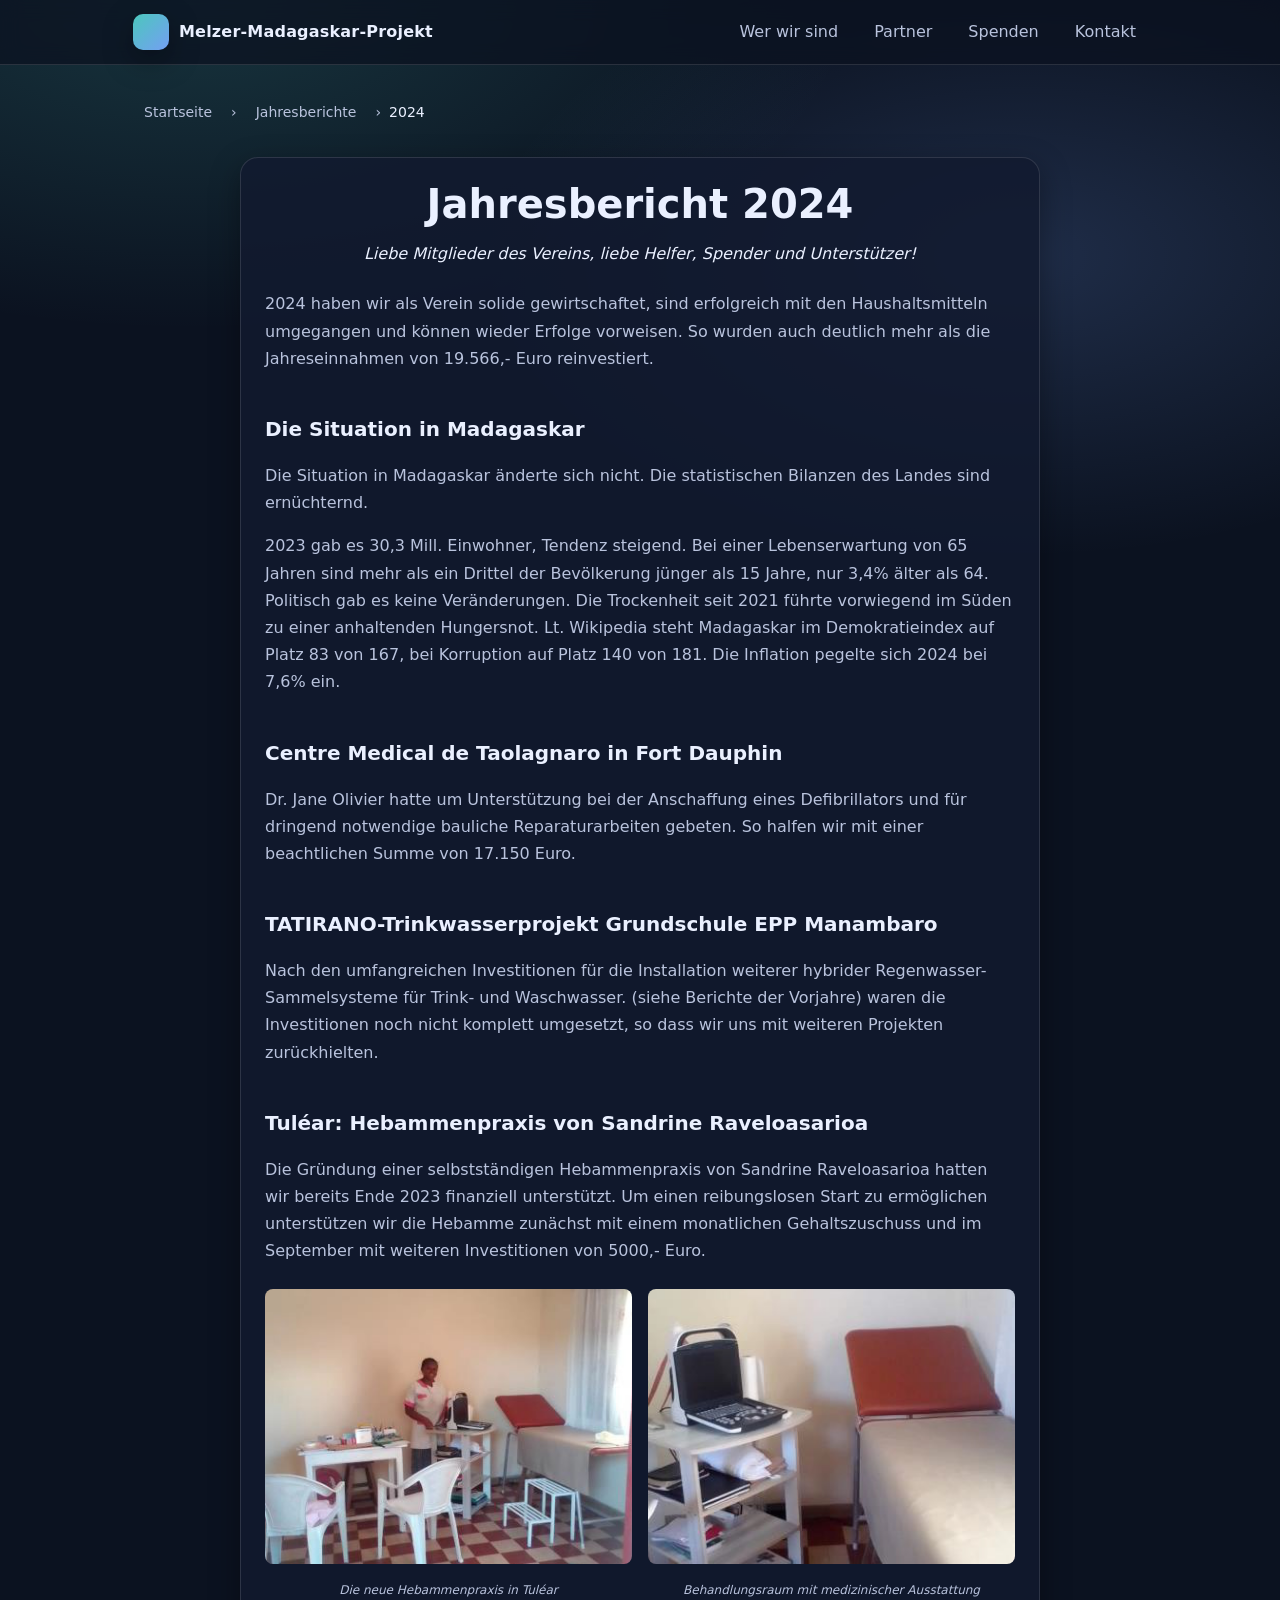
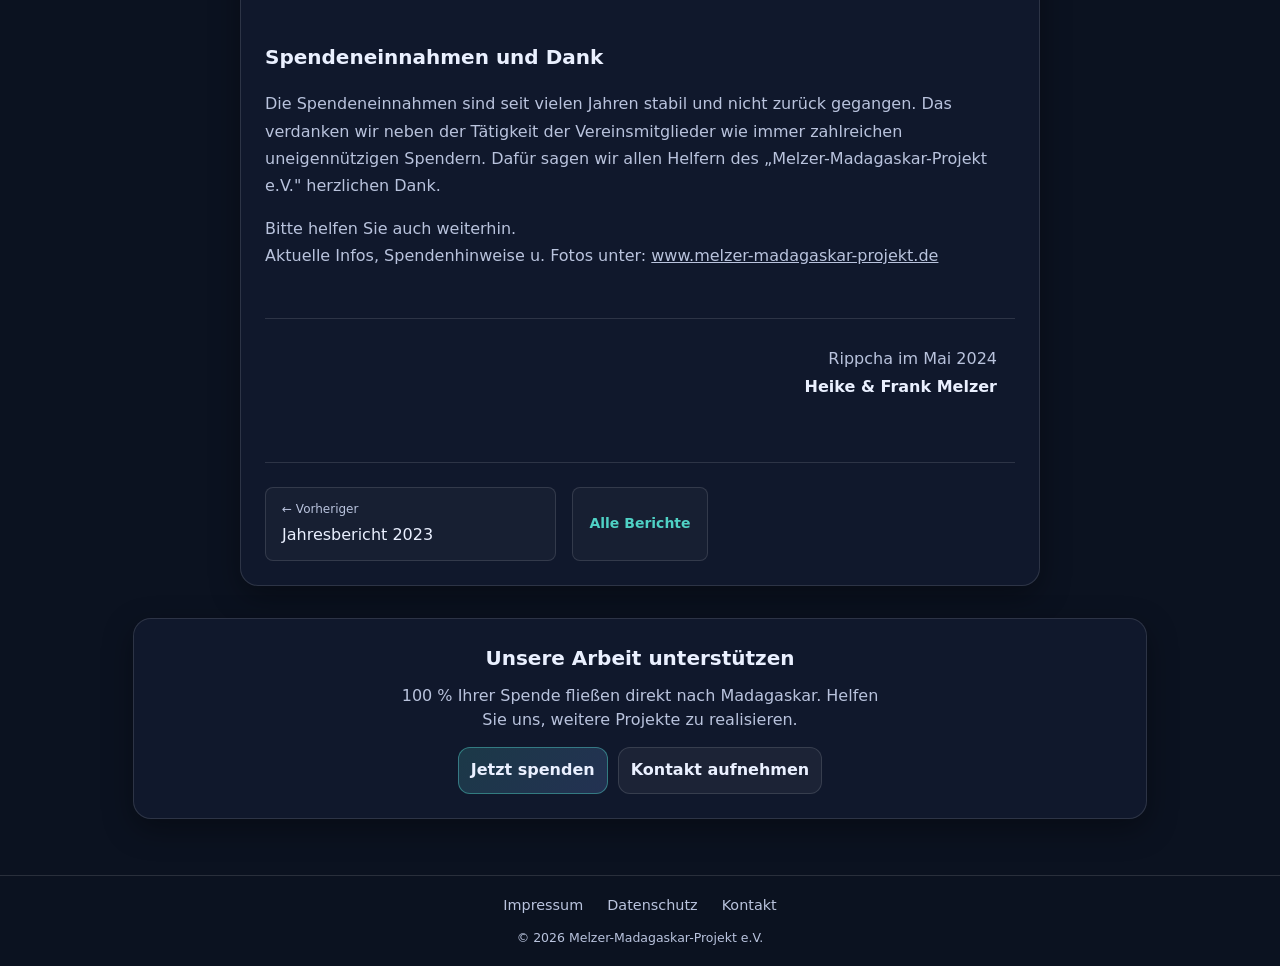
<file: docs/jahresberichte/2024.html>
<!doctype html>
<html lang="de">
<head>
  <meta charset="utf-8" />
  <meta http-equiv="Content-Security-Policy" content="default-src 'self'; script-src 'self'; style-src 'self'; img-src 'self' data:; font-src 'self'; connect-src 'self'; frame-ancestors 'none'; form-action 'self' mailto:; base-uri 'self';">
  <meta name="viewport" content="width=device-width, initial-scale=1" />
  
  <title>Jahresbericht 2024 – Melzer-Madagaskar-Projekt</title>
  
  <meta name="description" content="Jahresbericht 2024: Unterstützung der Klinik in Fort Dauphin mit Defibrillator, Fortsetzung der Hebammenpraxis-Förderung und TATIRANO-Trinkwasserprojekt." />
  
  <link rel="stylesheet" href="../css/styles.css">
</head>
<body>

  <header class="site-header">
    <div class="nav">
      <a class="brand" href="../index.html">
        <span class="logo" aria-hidden="true"></span>
        <span>Melzer-Madagaskar-Projekt</span>
      </a>
      <nav aria-label="Hauptnavigation">
        <ul>
          <li><a href="../index.html">Wer wir sind</a></li>
          <li><a href="../index.html#partner">Partner</a></li>
          <li><a href="../index.html#spenden">Spenden</a></li>
          <li><a href="../index.html#kontakt">Kontakt</a></li>
        </ul>
      </nav>
    </div>
  </header>

  <main class="container">

    <!-- Breadcrumb -->
    <nav class="breadcrumb" aria-label="Brotkrümelnavigation">
      <a href="../index.html">Startseite</a>
      <span aria-hidden="true">›</span>
      <a href="../index.html#jahresberichte">Jahresberichte</a>
      <span aria-hidden="true">›</span>
      <span aria-current="page">2024</span>
    </nav>

    <article class="panel jahresbericht-detail">
      
      <header class="jahresbericht-header">
        <h1>Jahresbericht 2024</h1>
      </header>

      <p class="jahresbericht-anrede">
        Liebe Mitglieder des Vereins, liebe Helfer, Spender und Unterstützer!
      </p>

      <div class="jahresbericht-body">

        <!-- EINLEITUNG -->
        <section class="abschnitt">
          <p>
            2024 haben wir als Verein solide gewirtschaftet, sind erfolgreich mit den Haushaltsmitteln umgegangen und können wieder Erfolge vorweisen. So wurden auch deutlich mehr als die Jahreseinnahmen von 19.566,- Euro reinvestiert.
          </p>
        </section>

        <!-- SITUATION MADAGASKAR -->
        <section class="abschnitt">
          <h2>Die Situation in Madagaskar</h2>
          
          <p>
            Die Situation in Madagaskar änderte sich nicht. Die statistischen Bilanzen des Landes sind ernüchternd.
          </p>
          
          <p>
            2023 gab es 30,3 Mill. Einwohner, Tendenz steigend. Bei einer Lebenserwartung von 65 Jahren sind mehr als ein Drittel der Bevölkerung jünger als 15 Jahre, nur 3,4% älter als 64. Politisch gab es keine Veränderungen. Die Trockenheit seit 2021 führte vorwiegend im Süden zu einer anhaltenden Hungersnot. Lt. Wikipedia steht Madagaskar im Demokratieindex auf Platz 83 von 167, bei Korruption auf Platz 140 von 181. Die Inflation pegelte sich 2024 bei 7,6% ein.
          </p>
        </section>

        <!-- CENTRE MEDICAL FORT DAUPHIN -->
        <section class="abschnitt">
          <h2>Centre Medical de Taolagnaro in Fort Dauphin</h2>
          
          <p>
            Dr. Jane Olivier hatte um Unterstützung bei der Anschaffung eines Defibrillators und für dringend notwendige bauliche Reparaturarbeiten gebeten. So halfen wir mit einer beachtlichen Summe von 17.150 Euro.
          </p>
        </section>

        <!-- TATIRANO -->
        <section class="abschnitt">
          <h2>TATIRANO-Trinkwasserprojekt Grundschule EPP Manambaro</h2>
          
          <p>
            Nach den umfangreichen Investitionen für die Installation weiterer hybrider Regenwasser-Sammelsysteme für Trink- und Waschwasser. (siehe Berichte der Vorjahre) waren die Investitionen noch nicht komplett umgesetzt, so dass wir uns mit weiteren Projekten zurückhielten.
          </p>
        </section>

        <!-- HEBAMMENPRAXIS -->
        <section class="abschnitt">
          <h2>Tuléar: Hebammenpraxis von Sandrine Raveloasarioa</h2>
		  
		  <p>
			Die Gründung einer selbstständigen Hebammenpraxis von Sandrine Raveloasarioa hatten wir bereits Ende 2023 finanziell unterstützt. Um einen reibungslosen Start zu ermöglichen unterstützen wir die Hebamme zunächst mit einem monatlichen Gehaltszuschuss und im September mit weiteren Investitionen von 5000,- Euro.
		  </p>
          
          <div class="jahresbericht-gallery">
            <figure>
              <img src="../images/jahresberichte/2024-hebammenpraxis-innenraum.jpg" 
                   alt="Innenraum der Hebammenpraxis von Sandrine Raveloasarioa in Tuléar">
              <figcaption>Die neue Hebammenpraxis in Tuléar</figcaption>
            </figure>
            <figure>
              <img src="../images/jahresberichte/2024-hebammenpraxis-behandlung.jpg"
                   alt="Behandlungsraum der Hebammenpraxis mit medizinischer Ausstattung">
              <figcaption>Behandlungsraum mit medizinischer Ausstattung</figcaption>
            </figure>
          </div>
        </section>

        <!-- ABSCHLUSS UND DANK -->
        <section class="abschnitt">
          <h2>Spendeneinnahmen und Dank</h2>
          
          <p>
            Die Spendeneinnahmen sind seit vielen Jahren stabil und nicht zurück gegangen. Das verdanken wir neben der Tätigkeit der Vereinsmitglieder wie immer zahlreichen uneigennützigen Spendern. Dafür sagen wir allen Helfern des „Melzer-Madagaskar-Projekt e.V." herzlichen Dank.
          </p>
          
          <p>
            Bitte helfen Sie auch weiterhin.<br>
            Aktuelle Infos, Spendenhinweise u. Fotos unter: <a href="https://www.melzer-madagaskar-projekt.de">www.melzer-madagaskar-projekt.de</a>
          </p>
        </section>

      </div>

      <footer class="jahresbericht-signatur">
        <p>Rippcha im Mai 2024</p>
        <p><strong>Heike &amp; Frank Melzer</strong></p>
      </footer>

      <nav class="jahresbericht-nav" aria-label="Weitere Jahresberichte">
        
        <a href="2023.html" class="jahresbericht-nav-link prev">
          <span class="nav-direction">← Vorheriger</span>
          <span class="nav-title">Jahresbericht 2023</span>
        </a>
        
        <a href="../index.html#jahresberichte" class="jahresbericht-nav-link overview">
          Alle Berichte
        </a>
        
        <a href="2025.html" class="jahresbericht-nav-link next disabled">
          <span class="nav-direction">Nächster →</span>
          <span class="nav-title">Jahresbericht 2025</span>
        </a>
        
      </nav>

    </article>

    <!-- SPENDEN-CTA -->
    <section class="panel cta-panel">
      <h2>Unsere Arbeit unterstützen</h2>
      <p>
        100 % Ihrer Spende fließen direkt nach Madagaskar. 
        Helfen Sie uns, weitere Projekte zu realisieren.
      </p>
      <div class="ctaRow">
        <a class="btn primary" href="../index.html#spenden">Jetzt spenden</a>
        <a class="btn" href="../index.html#kontakt">Kontakt aufnehmen</a>
      </div>
    </section>

  </main>

  <footer>
    <div class="footer-links">
      <a href="../impressum.html">Impressum</a>
      <a href="../datenschutz.html">Datenschutz</a>
      <a href="../index.html#kontakt">Kontakt</a>
    </div>
    <div class="small">
      © <span id="year"></span> Melzer-Madagaskar-Projekt e.V.
    </div>
  </footer>

  <script src="../js/year.js"></script>

</body>
</html>
</file>
<file: css/styles.css>
:root{
  --bg:#0b1220;
  --card:#121b2f;
  --text:#eaf0ff;
  --muted:#b9c3dd;
  --accent:#4fd1c5;
  --accent2:#7aa7ff;
  --border: rgba(255,255,255,.12);
  --shadow: 0 10px 30px rgba(0,0,0,.35);
}

*{ box-sizing:border-box; }

body{
  margin:0;
  font-family: system-ui, -apple-system, Segoe UI, Roboto, Arial, sans-serif;
  background: radial-gradient(1200px 600px at 15% 0%, rgba(79,209,197,.18), transparent 55%),
              radial-gradient(900px 500px at 80% 10%, rgba(122,167,255,.18), transparent 60%),
              var(--bg);
  color: var(--text);
  line-height: 1.55;
}

a{ color:inherit; }

header{
  position: sticky;
  top:0;
  backdrop-filter: blur(10px);
  background: rgba(11,18,32,.75);
  border-bottom: 1px solid var(--border);
  z-index: 10;
}

.nav{
  max-width: 1050px;
  margin: 0 auto;
  padding: 14px 18px;
  display:flex;
  align-items:center;
  justify-content:space-between;
  gap:16px;
}

.brand{
  display:flex;
  align-items:center;
  gap:10px;
  text-decoration:none;
  font-weight: 700;
  letter-spacing:.2px;
  white-space: nowrap;
}

.logo{
  width:36px;
  height:36px;
  border-radius:10px;
  background: linear-gradient(135deg, rgba(79,209,197,.95), rgba(122,167,255,.95));
  box-shadow: var(--shadow);
}

nav ul{
  list-style:none;
  margin:0;
  padding:0;
  display:flex;
  gap:14px;
  flex-wrap: wrap;
  justify-content:flex-end;
}

nav a{
  text-decoration:none;
  color: var(--muted);
  padding:8px 10px;
  border-radius:10px;
  border: 1px solid transparent;
}

nav a:hover{
  color: var(--text);
  border-color: var(--border);
  background: rgba(255,255,255,.04);
}

.container{
  max-width: 1050px;
  margin: 0 auto;
  padding: 28px 18px 56px;
}

.panel{
  background: rgba(18,27,47,.85);
  border: 1px solid var(--border);
  border-radius: 18px;
  box-shadow: var(--shadow);
  padding: 18px;
}

h1{ margin:0 0 8px; font-size: clamp(28px, 3.3vw, 40px); line-height:1.1; }
h2{ margin:0 0 10px; font-size: 22px; }
h3{ margin:0 0 8px; font-size: 18px; }

p{ margin: 10px 0; color: var(--muted); }

.ctaRow{
  margin-top: 14px;
  display:flex;
  gap:10px;
  flex-wrap: wrap;
}

.btn{
  display:inline-block;
  text-decoration:none;
  font-weight: 650;
  padding: 10px 12px;
  border-radius: 12px;
  border: 1px solid var(--border);
  background: rgba(255,255,255,.05);
  color: var(--text);
}

.btn.primary{
  border-color: rgba(79,209,197,.45);
  background: linear-gradient(135deg, rgba(79,209,197,.18), rgba(122,167,255,.18));
}

.btn:hover{ filter: brightness(1.06); }

section{ margin-top: 22px; }

.grid{
  display:grid;
  grid-template-columns: repeat(2, minmax(0, 1fr));
  gap: 14px;
  margin-top: 10px;
}

.card{
  border: 1px solid var(--border);
  background: rgba(255,255,255,.03);
  border-radius: 16px;
  padding: 14px;
}

.card p{ margin:0; color:var(--muted); }

.contact{
  display:grid;
  grid-template-columns: 1fr 1fr;
  gap: 14px;
  margin-top: 10px;
}

.list{
  margin:10px 0 0;
  padding-left: 18px;
  color: var(--muted);
}

footer{
  border-top: 1px solid var(--border);
  padding: 18px;
  color: var(--muted);
  text-align:center;
}

.small{ font-size:12.5px; }

/* ===================
   Partner Slideshow
   =================== */

.slideshow-container{
  position: relative;
  margin-top: 10px;
  overflow: hidden;
}

.partner-slide{
  display: none;
  padding: 24px 48px;
  text-align: center;
  animation: slideIn 0.4s ease-out;
}

.partner-slide.active{
  display: block;
}

@keyframes slideIn{
  from{
    opacity: 0;
    transform: translateX(30px);
  }
  to{
    opacity: 1;
    transform: translateX(0);
  }
}

.partner-image{
  width: 160px;
  height: 160px;
  margin: 0 auto 18px;
  border-radius: 50%;
  overflow: hidden;
  background: rgba(255,255,255,.05);
  border: 2px solid var(--border);
  display: flex;
  align-items: center;
  justify-content: center;
}

.partner-image img{
  width: 100%;
  height: 100%;
  object-fit: cover;
}

.partner-slide h3{
  color: var(--text);
  margin-bottom: 10px;
  font-size: 20px;
}

.partner-description{
  color: var(--muted);
  line-height: 1.65;
  max-width: 500px;
  margin: 0 auto;
}

/* Slideshow Navigation Arrows */
.slide-nav{
  position: absolute;
  top: 50%;
  transform: translateY(-50%);
  background: rgba(255,255,255,.05);
  border: 1px solid var(--border);
  width: 42px;
  height: 42px;
  border-radius: 50%;
  cursor: pointer;
  display: flex;
  align-items: center;
  justify-content: center;
  color: var(--muted);
  transition: all 0.25s ease;
}

.slide-nav:hover{
  background: rgba(79,209,197,.15);
  border-color: rgba(79,209,197,.4);
  color: var(--accent);
}

.slide-nav.prev{
  left: 8px;
}

.slide-nav.next{
  right: 8px;
}

/* Slideshow Dot Navigation */
.slide-dots{
  display: flex;
  justify-content: center;
  gap: 10px;
  margin-top: 18px;
}

.dot{
  width: 10px;
  height: 10px;
  border-radius: 50%;
  border: 2px solid var(--accent);
  background: transparent;
  cursor: pointer;
  padding: 0;
  transition: all 0.25s ease;
}

.dot:hover{
  background: rgba(79,209,197,.4);
}

.dot.active{
  background: var(--accent);
  box-shadow: 0 0 8px rgba(79,209,197,.5);
}

/* Slideshow Progress Bar */
.slideshow-container::after{
  content: '';
  position: absolute;
  bottom: 0;
  left: 0;
  height: 2px;
  background: linear-gradient(90deg, var(--accent), var(--accent2));
  animation: progress 15s linear infinite;
}

@keyframes progress{
  from{ width: 0%; }
  to{ width: 100%; }
}

/* ===================
   Responsive
   =================== */

@media (max-width: 860px){
  .grid{ grid-template-columns: 1fr; }
  .contact{ grid-template-columns: 1fr; }
  nav ul{ gap: 6px; }
}

@media (max-width: 600px){
  .partner-slide{
    padding: 18px 40px;
  }
  
  .partner-image{
    width: 120px;
    height: 120px;
  }
  
  .slide-nav{
    width: 36px;
    height: 36px;
  }
  
  .slide-nav.prev{
    left: 4px;
  }
  
  .slide-nav.next{
    right: 4px;
  }
  
  .partner-slide h3{
    font-size: 18px;
  }
}
</file>
<file: docs/css/styles.css>
/* ===================
   Variables & Reset
   =================== */

:root {
  --bg: #0b1220;
  --card: #121b2f;
  --text: #eaf0ff;
  --muted: #b9c3dd;
  --accent: #4fd1c5;
  --accent2: #7aa7ff;
  --border: rgba(255, 255, 255, 0.12);
  --shadow: 0 10px 30px rgba(0, 0, 0, 0.35);
}

* {
  box-sizing: border-box;
}

/* ===================
   Base
   =================== */

body {
  margin: 0;
  font-family: system-ui, -apple-system, "Segoe UI", Roboto, Arial, sans-serif;
  background:
    radial-gradient(1200px 600px at 15% 0%, rgba(79, 209, 197, 0.18), transparent 55%),
    radial-gradient(900px 500px at 80% 10%, rgba(122, 167, 255, 0.18), transparent 60%),
    var(--bg);
  color: var(--text);
  line-height: 1.55;
}

a {
  color: inherit;
}

h1 {
  margin: 0 0 8px;
  font-size: clamp(28px, 3.3vw, 40px);
  line-height: 1.1;
}

h2 {
  margin: 0 0 10px;
  font-size: 22px;
}

h3 {
  margin: 0 0 8px;
  font-size: 18px;
}

p {
  margin: 10px 0;
  color: var(--muted);
}

.small {
  font-size: 12.5px;
}

/* ===================
   Layout
   =================== */

.container {
  max-width: 1050px;
  margin: 0 auto;
  padding: 28px 18px 56px;
}

section {
  margin-top: 22px;
  scroll-margin-top: 80px;
}

.grid {
  display: grid;
  grid-template-columns: repeat(2, minmax(0, 1fr));
  gap: 14px;
  margin-top: 10px;
}

/* ===================
   Header & Navigation
   =================== */

.site-header {
  position: sticky;
  top: 0;
  backdrop-filter: blur(10px);
  background: rgba(11, 18, 32, 0.75);
  border-bottom: 1px solid var(--border);
  z-index: 10;
}

.nav {
  max-width: 1050px;
  margin: 0 auto;
  padding: 14px 18px;
  display: flex;
  align-items: center;
  justify-content: space-between;
  gap: 16px;
}

.brand {
  display: flex;
  align-items: center;
  gap: 10px;
  text-decoration: none;
  font-weight: 700;
  letter-spacing: 0.2px;
  white-space: nowrap;
}

.logo {
  width: 36px;
  height: 36px;
  border-radius: 10px;
  background: linear-gradient(135deg, rgba(79, 209, 197, 0.95), rgba(122, 167, 255, 0.95));
  box-shadow: var(--shadow);
}

nav ul {
  list-style: none;
  margin: 0;
  padding: 0;
  display: flex;
  gap: 14px;
  flex-wrap: wrap;
  justify-content: flex-end;
}

nav a {
  text-decoration: none;
  color: var(--muted);
  padding: 8px 10px;
  border-radius: 10px;
  border: 1px solid transparent;
  transition: all 0.2s ease;
}

nav a:hover {
  color: var(--text);
  border-color: var(--border);
  background: rgba(255, 255, 255, 0.04);
}

/* ===================
   Components: Panel & Card
   =================== */

.panel {
  background: rgba(18, 27, 47, 0.85);
  border: 1px solid var(--border);
  border-radius: 18px;
  box-shadow: var(--shadow);
  padding: 24px;
}

.card {
  border: 1px solid var(--border);
  background: rgba(255, 255, 255, 0.03);
  border-radius: 16px;
  padding: 20px;
}

.card p {
  margin: 8px 0;
  color: var(--muted);
}

.card--compact {
  padding: 16px 20px;
}

.card--compact h3 {
  margin-bottom: 12px;
}

/* ===================
   Components: Buttons
   =================== */

.btn {
  display: inline-block;
  text-decoration: none;
  font-weight: 650;
  padding: 10px 12px;
  border-radius: 12px;
  border: 1px solid var(--border);
  background: rgba(255, 255, 255, 0.05);
  color: var(--text);
  transition: filter 0.2s ease;
}

.btn:hover {
  filter: brightness(1.06);
}

.btn.primary {
  border-color: rgba(79, 209, 197, 0.45);
  background: linear-gradient(135deg, rgba(79, 209, 197, 0.18), rgba(122, 167, 255, 0.18));
}

.ctaRow {
  margin-top: 14px;
  display: flex;
  gap: 10px;
  flex-wrap: wrap;
}

/* ===================
   Components: Lists
   =================== */

.list {
  margin: 10px 0 0;
  padding-left: 18px;
  color: var(--muted);
}

/* ===================
   Section: Kontakt & Verein
   =================== */

.kontakt-verein-grid {
  display: grid;
  grid-template-columns: 1fr 1fr;
  gap: 1.5rem;
  margin: 1.5rem 0;
}

.kontakt-box,
.verein-box {
  background: rgba(255, 255, 255, 0.03);
  border: 1px solid var(--border);
  border-radius: 12px;
  padding: 1.25rem;
}

.kontakt-box h3,
.verein-box h3 {
  color: var(--accent);
  margin-bottom: 1rem;
  font-size: 1rem;
  text-transform: uppercase;
  letter-spacing: 0.5px;
}

.kontakt-box p,
.verein-box p {
  margin: 0.75rem 0;
  line-height: 1.6;
}

.kontakt-box a,
.verein-box a {
  color: var(--accent);
  text-decoration: none;
  transition: color 0.2s ease;
}

.kontakt-box a:hover,
.verein-box a:hover {
  color: var(--accent2);
  text-decoration: underline;
}

/* Ältere Kontakt-Styles (Fallback) */
.kontakt-grid {
  display: grid;
  grid-template-columns: auto auto;
  gap: 8px 32px;
}

.kontakt-grid p {
  margin: 0;
  white-space: nowrap;
}

.kontakt-adresse {
  grid-column: 1 / -1;
  white-space: normal;
}

/* ===================
   Section: Spenden
   =================== */

/* Bankdaten */
.bank-details {
  background: rgba(255, 255, 255, 0.05);
  border: 1px solid var(--border);
  border-radius: 12px;
  padding: 1rem;
  margin: 1rem 0;
}

.bank-details .list {
  margin: 0;
  padding: 0;
  list-style: none;
}

.bank-details .list li {
  padding: 0.5rem 0;
  display: flex;
  flex-wrap: wrap;
  align-items: center;
  gap: 0.5rem;
  color: var(--muted);
  border-bottom: 1px solid var(--border);
}

.bank-details .list li:last-child {
  border-bottom: none;
}

.bank-details .list li strong {
  color: var(--text);
}

/* Copy Button */
.copy-btn {
  display: inline-flex;
  align-items: center;
  gap: 0.35rem;
  padding: 0.3rem 0.6rem;
  font-size: 0.8rem;
  background: rgba(79, 209, 197, 0.1);
  border: 1px solid rgba(79, 209, 197, 0.3);
  border-radius: 6px;
  cursor: pointer;
  color: var(--accent);
  transition: all 0.2s ease;
}

.copy-btn:hover {
  background: rgba(79, 209, 197, 0.2);
  border-color: rgba(79, 209, 197, 0.5);
}

.copy-btn.copied {
  background: rgba(79, 209, 197, 0.25);
  border-color: var(--accent);
}

.copy-btn svg {
  width: 14px;
  height: 14px;
}

.copy-label {
  font-size: 0.75rem;
  font-weight: 500;
}

/* QR Code */
.qr-code {
  text-align: center;
  margin: 1.5rem 0;
}

.qr-code img {
  border: 1px solid var(--border);
  border-radius: 12px;
  padding: 0.75rem;
  background: rgba(255, 255, 255, 0.95);
}

.qr-hint {
  font-size: 0.85rem;
  color: var(--muted);
  margin-top: 0.5rem;
}

/* Spenden Grid: Bankdaten + QR */
.spenden-grid {
  display: grid;
  grid-template-columns: 1fr auto;
  gap: 1.5rem;
  align-items: start;
  margin: 1rem 0;
}

/* Spendenbescheinigung */
.spendenbescheinigung {
  margin-top: 1.25rem;
  padding: 1rem;
  background: rgba(255, 255, 255, 0.03);
  border: 1px solid var(--border);
  border-radius: 12px;
}

.spendenbescheinigung summary {
  cursor: pointer;
  list-style: none;
  color: var(--text);
  display: flex;
  align-items: center;
  gap: 0.5rem;
}

.spendenbescheinigung summary::-webkit-details-marker {
  display: none;
}

.spendenbescheinigung summary::before {
  content: "▸";
  color: var(--accent);
  transition: transform 0.2s ease;
}

.spendenbescheinigung[open] summary::before {
  transform: rotate(90deg);
}

.spendenbescheinigung p {
  margin: 0.75rem 0;
}

.spendenbescheinigung ul {
  margin: 0.5rem 0 1rem 1.25rem;
  color: var(--muted);
}

.spendenbescheinigung ul li {
  padding: 0.25rem 0;
}

.spendenbescheinigung .ctaRow {
  margin-top: 1rem;
}

/* ===================
   Section: Partner Slideshow
   =================== */

.slideshow-container {
  position: relative;
  margin-top: 10px;
  overflow: hidden;
}

.slideshow-container::after {
  content: "";
  position: absolute;
  bottom: 0;
  left: 0;
  height: 2px;
  background: linear-gradient(90deg, var(--accent), var(--accent2));
  animation: progress 15s linear infinite;
}

@keyframes progress {
  from { width: 0%; }
  to { width: 100%; }
}

.partner-slide {
  display: none;
  padding: 24px 48px;
  text-align: center;
  animation: slideIn 0.4s ease-out;
}

.partner-slide.active {
  display: block;
}

@keyframes slideIn {
  from {
    opacity: 0;
    transform: translateX(30px);
  }
  to {
    opacity: 1;
    transform: translateX(0);
  }
}

.partner-image {
  width: 160px;
  height: 160px;
  margin: 0 auto 18px;
  border-radius: 50%;
  overflow: hidden;
  background: rgba(255, 255, 255, 0.05);
  border: 2px solid var(--border);
  display: flex;
  align-items: center;
  justify-content: center;
}

.partner-image img {
  width: 100%;
  height: 100%;
  object-fit: cover;
}

.partner-slide h3 {
  color: var(--text);
  margin-bottom: 10px;
  font-size: 20px;
}

.partner-description {
  color: var(--muted);
  line-height: 1.65;
  max-width: 500px;
  margin: 0 auto;
}

/* Slideshow Navigation */
.slide-nav {
  position: absolute;
  top: 50%;
  transform: translateY(-50%);
  background: rgba(255, 255, 255, 0.05);
  border: 1px solid var(--border);
  width: 42px;
  height: 42px;
  border-radius: 50%;
  cursor: pointer;
  display: flex;
  align-items: center;
  justify-content: center;
  color: var(--muted);
  transition: all 0.25s ease;
}

.slide-nav:hover {
  background: rgba(79, 209, 197, 0.15);
  border-color: rgba(79, 209, 197, 0.4);
  color: var(--accent);
}

.slide-nav.prev { left: 8px; }
.slide-nav.next { right: 8px; }

/* Slideshow Dots */
.slide-dots {
  display: flex;
  justify-content: center;
  gap: 10px;
  margin-top: 18px;
}

.dot {
  width: 10px;
  height: 10px;
  border-radius: 50%;
  border: 2px solid var(--accent);
  background: transparent;
  cursor: pointer;
  padding: 0;
  transition: all 0.25s ease;
}

.dot:hover {
  background: rgba(79, 209, 197, 0.4);
}

.dot.active {
  background: var(--accent);
  box-shadow: 0 0 8px rgba(79, 209, 197, 0.5);
}

/* ===================
   Footer
   =================== */

footer {
  border-top: 1px solid var(--border);
  padding: 18px;
  color: var(--muted);
  text-align: center;
}

.footer-links {
  display: flex;
  justify-content: center;
  gap: 1.5rem;
  margin-bottom: 0.75rem;
  flex-wrap: wrap;
}

.footer-links a {
  color: inherit;
  text-decoration: none;
  font-size: 0.9rem;
  transition: color 0.2s ease;
}

.footer-links a:hover {
  color: var(--accent);
  text-decoration: underline;
}

/* ===================
   Responsive
   =================== */

@media (max-width: 860px) {
  .grid,
  .contact {
    grid-template-columns: 1fr;
  }

  .kontakt-verein-grid {
    grid-template-columns: 1fr;
  }

  nav ul {
    gap: 6px;
  }
}

@media (max-width: 600px) {
  .spenden-grid {
    grid-template-columns: 1fr;
    text-align: center;
  }

  .spenden-grid .bank-details {
    text-align: left;
  }

  .kontakt-grid {
    grid-template-columns: 1fr;
    gap: 8px;
  }

  .kontakt-grid p {
    white-space: normal;
  }

  .panel {
    padding: 18px;
  }

  .card {
    padding: 16px;
  }

  .kontakt-box,
  .verein-box {
    padding: 1rem;
  }

  .partner-slide {
    padding: 18px 40px;
  }

  .partner-image {
    width: 120px;
    height: 120px;
  }

  .slide-nav {
    width: 36px;
    height: 36px;
  }

  .slide-nav.prev { left: 4px; }
  .slide-nav.next { right: 4px; }

  .partner-slide h3 {
    font-size: 18px;
  }

  .footer-links {
    gap: 1rem;
  }
}

/* ===================
   Section: Jahresberichte
   =================== */

.jahresberichte-grid {
  display: grid;
  grid-template-columns: repeat(2, 1fr);
  gap: 1.25rem;
  margin-top: 1.25rem;
}

/* Card: Foto + Text nebeneinander */
.jahresbericht-card {
  background: rgba(255, 255, 255, 0.03);
  border: 1px solid var(--border);
  border-radius: 12px;
  overflow: hidden;
  transition: border-color 0.2s ease, box-shadow 0.2s ease;
}

.jahresbericht-card:hover {
  border-color: rgba(79, 209, 197, 0.4);
  box-shadow: 0 4px 20px rgba(0, 0, 0, 0.25);
}

.jahresbericht-link {
  display: grid;
  grid-template-columns: 140px 1fr;
  gap: 1rem;
  padding: 1rem;
  text-decoration: none;
  color: inherit;
  height: 100%;
  align-items: start;
}

.jahresbericht-link:focus {
  outline: 2px solid var(--accent);
  outline-offset: -2px;
  border-radius: 12px;
}

/* Bild */
.jahresbericht-image {
  aspect-ratio: 4 / 3;
  border-radius: 8px;
  overflow: hidden;
  background: rgba(255, 255, 255, 0.05);
  flex-shrink: 0;
}

.jahresbericht-image img {
  width: 100%;
  height: 100%;
  object-fit: cover;
  transition: transform 0.3s ease;
}

.jahresbericht-card:hover .jahresbericht-image img {
  transform: scale(1.05);
}

/* Inhalt */
.jahresbericht-content {
  display: flex;
  flex-direction: column;
  min-height: 100%;
}

.jahresbericht-content h3 {
  margin: 0 0 0.5rem 0;
  font-size: 1rem;
  color: var(--text);
}

.jahresbericht-content p {
  margin: 0 0 0.75rem 0;
  font-size: 0.875rem;
  line-height: 1.5;
  color: var(--muted);
  display: -webkit-box;
  -webkit-line-clamp: 3;
  -webkit-box-orient: vertical;
  overflow: hidden;
  flex-grow: 1;
}

.jahresbericht-cta {
  font-size: 0.875rem;
  font-weight: 600;
  color: var(--accent);
  transition: color 0.2s ease;
}

.jahresbericht-card:hover .jahresbericht-cta {
  color: var(--accent2);
}

/* ===================
   Details/Summary: Ausklappen
   =================== */

.jahresberichte-details {
  margin-top: 1.5rem;
}

.jahresberichte-details summary {
  display: flex;
  align-items: center;
  justify-content: center;
  gap: 0.5rem;
  padding: 0.75rem 1.5rem;
  margin: 0 auto;
  width: fit-content;
  background: transparent;
  border: 2px solid var(--accent);
  border-radius: 8px;
  color: var(--accent);
  font-size: 1rem;
  font-weight: 600;
  cursor: pointer;
  list-style: none;
  transition: background 0.2s ease, color 0.2s ease;
}

.jahresberichte-details summary::-webkit-details-marker {
  display: none;
}

.jahresberichte-details summary::after {
  content: "▾";
  font-size: 0.875rem;
  transition: transform 0.3s ease;
}

.jahresberichte-details[open] summary::after {
  transform: rotate(180deg);
}

.jahresberichte-details summary:hover {
  background: rgba(79, 209, 197, 0.15);
}

.jahresberichte-details summary:focus {
  outline: 2px solid var(--accent);
  outline-offset: 2px;
}

/* Text wechseln bei open */
.jahresberichte-details summary span.show-less {
  display: none;
}

.jahresberichte-details[open] summary span.show-more {
  display: none;
}

.jahresberichte-details[open] summary span.show-less {
  display: inline;
}

/* Grid innerhalb details */
.jahresberichte-details .jahresberichte-grid {
  margin-top: 1.25rem;
  animation: fadeSlideIn 0.3s ease-out;
}

@keyframes fadeSlideIn {
  from {
    opacity: 0;
    transform: translateY(-10px);
  }
  to {
    opacity: 1;
    transform: translateY(0);
  }
}

/* ===================
   Responsive: Jahresberichte
   =================== */

@media (max-width: 860px) {
  .jahresberichte-grid {
    grid-template-columns: 1fr;
  }

  .jahresbericht-link {
    grid-template-columns: 120px 1fr;
  }
}

@media (max-width: 600px) {
  /* Mobil: nur 2 Cards initial sichtbar */
  .jahresbericht-card.initial-hidden-mobile {
    display: none;
  }

  .jahresberichte-details[open] ~ .jahresberichte-grid .initial-hidden-mobile,
  .jahresberichte-details .jahresbericht-card {
    display: block;
  }

  /* Card: Bild oben, Text unten (mobil) */
  .jahresbericht-link {
    grid-template-columns: 1fr;
    gap: 0.75rem;
  }

  .jahresbericht-image {
    aspect-ratio: 16 / 9;
    width: 100%;
  }

  .jahresbericht-content h3 {
    font-size: 0.9375rem;
  }

  .jahresbericht-content p {
    -webkit-line-clamp: 2;
  }

  .jahresberichte-details summary {
    width: 100%;
    justify-content: center;
  }
}

/* ===================
   Breadcrumb
   =================== */

.breadcrumb {
  display: flex;
  align-items: center;
  gap: 0.5rem;
  flex-wrap: wrap;
  font-size: 0.875rem;
  color: var(--muted);
  margin-bottom: 1.5rem;
}

.breadcrumb a {
  color: var(--muted);
  text-decoration: none;
  transition: color 0.2s ease;
}

.breadcrumb a:hover {
  color: var(--accent);
}

.breadcrumb span[aria-current="page"] {
  color: var(--text);
}

/* ===================
   Jahresbericht: Detailseite
   =================== */

.jahresbericht-detail {
  max-width: 800px;
  margin: 0 auto;
}

/* Header */
.jahresbericht-header {
  margin-bottom: 1rem;
}

.jahresbericht-header h1 {
  margin: 0;
  text-align: center;
}

/* Anrede */
.jahresbericht-anrede {
  text-align: center;
  font-style: italic;
  color: var(--text);
  margin: 0 0 1.5rem 0;
}

/* Hero-Bild */
.jahresbericht-hero {
  margin: 0 -24px 2rem;
}

.jahresbericht-hero img {
  width: 100%;
  height: auto;
  aspect-ratio: 21 / 9;
  object-fit: cover;
}

.jahresbericht-hero figcaption {
  font-size: 0.8125rem;
  color: var(--muted);
  text-align: center;
  padding: 0.75rem 24px 0;
  font-style: italic;
}

/* Body */
.jahresbericht-body {
  line-height: 1.7;
}

/* Abschnitte */
.abschnitt {
  margin-bottom: 2.5rem;
}

.abschnitt h2 {
  margin: 0 0 1rem 0;
  font-size: 1.25rem;
  color: var(--text);
}

.abschnitt p {
  margin: 0 0 1rem 0;
  color: var(--muted);
}

.abschnitt p:last-child {
  margin-bottom: 0;
}

/* Zitat */
.jahresbericht-zitat {
  margin: 1.5rem 0;
  padding: 0.75rem 0 0.75rem 1.25rem;
  border-left: 3px solid var(--accent);
  font-style: italic;
}

.jahresbericht-zitat .jahresbericht-zitat-quelle {
  font-size: 0.875rem;
  font-style: normal;
  color: var(--text);
}

/* Video (in Einzelbild oder Galerie) */
.jahresbericht-video video {
  display: block;
  width: 100%;
  height: auto;
  aspect-ratio: 16 / 9;
  border-radius: 8px;
  background: #000;
}

.jahresbericht-video figcaption {
  font-size: 0.8125rem;
  color: var(--muted);
  text-align: center;
  padding-top: 0.5rem;
  font-style: italic;
}

/* Einzelbild (volle Breite) */
.jahresbericht-figure {
  margin: 1.5rem 0;
}

.jahresbericht-figure img {
  width: 100%;
  height: auto;
  border-radius: 8px;
  aspect-ratio: 16 / 10;
  object-fit: cover;
}

.jahresbericht-figure figcaption {
  font-size: 0.8125rem;
  color: var(--muted);
  text-align: center;
  padding-top: 0.5rem;
  font-style: italic;
}

/* Bildergalerie (2 nebeneinander) */
.jahresbericht-gallery {
  display: grid;
  grid-template-columns: repeat(2, 1fr);
  gap: 1rem;
  margin: 1.5rem 0;
}

.jahresbericht-gallery figure {
  margin: 0;
}

.jahresbericht-gallery img {
  width: 100%;
  height: auto;
  border-radius: 8px;
  aspect-ratio: 4 / 3;
  object-fit: cover;
}

.jahresbericht-gallery figcaption {
  font-size: 0.75rem;
  color: var(--muted);
  text-align: center;
  padding-top: 0.5rem;
  font-style: italic;
}

/* Text + Bild nebeneinander */
.abschnitt-media {
  display: grid;
  grid-template-columns: 280px 1fr;
  gap: 1.5rem;
  align-items: start;
  margin-top: 1rem;
}

.abschnitt-media--reverse {
  grid-template-columns: 1fr 280px;
}

.abschnitt-media--reverse .abschnitt-media-image {
  order: 2;
}

.abschnitt-media--reverse .abschnitt-media-text {
  order: 1;
}

.abschnitt-media-image {
  margin: 0;
}

.abschnitt-media-image img {
  width: 100%;
  height: auto;
  border-radius: 8px;
  aspect-ratio: 4 / 3;
  object-fit: cover;
}

.abschnitt-media-image figcaption {
  font-size: 0.75rem;
  color: var(--muted);
  text-align: center;
  padding-top: 0.5rem;
  font-style: italic;
}

.abschnitt-media-text p {
  margin: 0 0 1rem 0;
}

.abschnitt-media-text p:last-child {
  margin-bottom: 0;
}

/* Signatur */
.jahresbericht-signatur {
  margin-top: 3rem;
  padding-top: 1.5rem;
  border-top: 1px solid var(--border);
  text-align: right;
}

.jahresbericht-signatur p {
  margin: 0.25rem 0;
  color: var(--muted);
}

.jahresbericht-signatur strong {
  color: var(--text);
}

/* Navigation */
.jahresbericht-nav {
  display: grid;
  grid-template-columns: 1fr auto 1fr;
  gap: 1rem;
  margin-top: 2.5rem;
  padding-top: 1.5rem;
  border-top: 1px solid var(--border);
}

.jahresbericht-nav-link {
  text-decoration: none;
  padding: 0.75rem 1rem;
  border-radius: 8px;
  border: 1px solid var(--border);
  background: rgba(255, 255, 255, 0.03);
  transition: border-color 0.2s ease, background 0.2s ease;
}

.jahresbericht-nav-link:hover {
  border-color: var(--accent);
  background: rgba(79, 209, 197, 0.08);
}

.jahresbericht-nav-link.prev {
  text-align: left;
}

.jahresbericht-nav-link.next {
  text-align: right;
}

.jahresbericht-nav-link.overview {
  display: flex;
  align-items: center;
  justify-content: center;
  color: var(--accent);
  font-weight: 600;
  font-size: 0.875rem;
}

.jahresbericht-nav-link.disabled {
  visibility: hidden;
}

.nav-direction {
  display: block;
  font-size: 0.75rem;
  color: var(--muted);
  margin-bottom: 0.25rem;
}

.nav-title {
  display: block;
  color: var(--text);
  font-weight: 500;
}

/* CTA Panel */
.cta-panel {
  text-align: center;
  margin-top: 2rem;
}

.cta-panel h2 {
  font-size: 1.25rem;
}

.cta-panel p {
  max-width: 500px;
  margin: 0.5rem auto 0;
}

.cta-panel .ctaRow {
  justify-content: center;
}

/* ===================
   Responsive: Detailseite
   =================== */

@media (max-width: 768px) {
  .abschnitt-media {
    grid-template-columns: 1fr;
    gap: 1rem;
  }

  .abschnitt-media--reverse .abschnitt-media-image,
  .abschnitt-media--reverse .abschnitt-media-text {
    order: unset;
  }
}

@media (max-width: 600px) {
  .jahresbericht-hero {
    margin: 0 -18px 1.5rem;
  }

  .jahresbericht-hero img {
    aspect-ratio: 16 / 9;
  }

  .jahresbericht-hero figcaption {
    padding: 0.5rem 18px 0;
  }

  .jahresbericht-gallery {
    grid-template-columns: 1fr;
  }

  .jahresbericht-nav {
    grid-template-columns: 1fr 1fr;
    gap: 0.75rem;
  }

  .jahresbericht-nav-link.overview {
    grid-column: 1 / -1;
    order: -1;
  }

  .jahresbericht-nav-link.disabled {
    display: none;
  }

  .abschnitt h2 {
    font-size: 1.125rem;
  }
}
</file>
